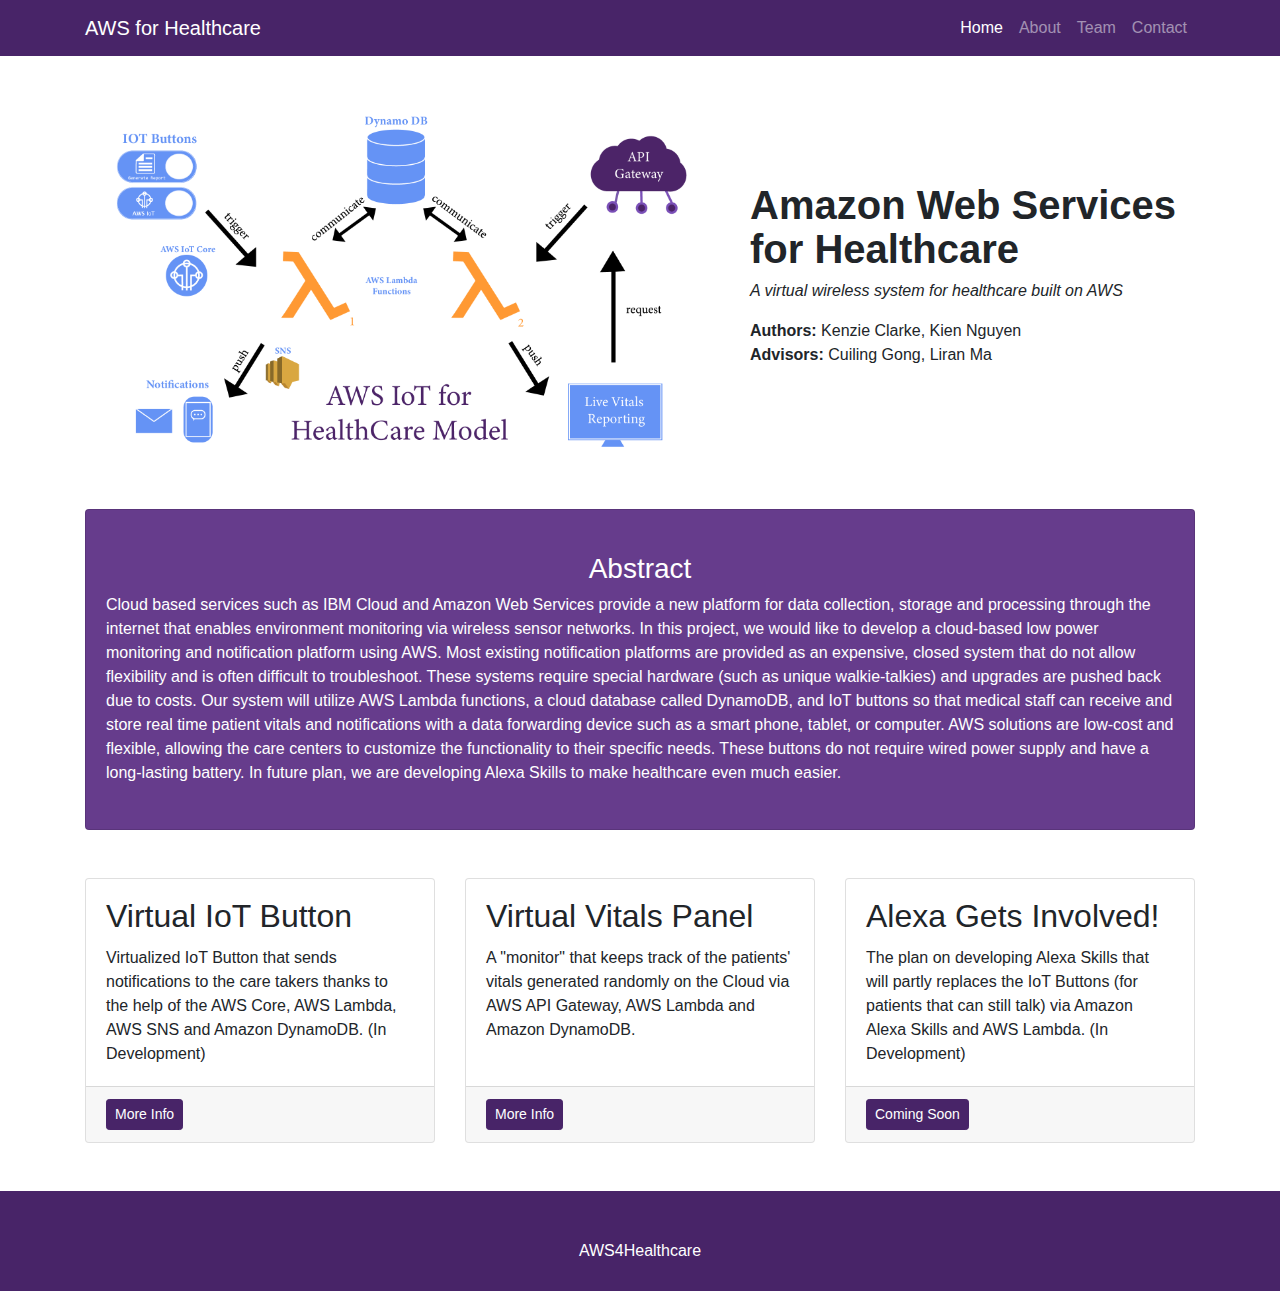
<file: index.html>
<!DOCTYPE html>
<html lang="en">

<head>
    <meta charset="UTF-8">
    <meta name="viewport" content="width=device-width, initial-scale=1.0">
    <meta http-equiv="X-UA-Compatible" content="ie=edge">
    <title>AWS for Healthcare</title>

    <!-- Icon -->
    <link rel="icon" type="image/png" href="images/icons/computer.png" />

    <!-- Bootstrap core CSS -->
    <link href="vendor/bootstrap/css/bootstrap.min.css" rel="stylesheet">

    <!-- Custom styles for this template -->
    <link rel="stylesheet" href="css/index.css">
</head>

<body>
    <!-- Navigation -->
    <nav class="navbar navbar-expand-lg navbar-dark fixed-top">
        <div class="container">
            <a class="navbar-brand" href="index.html">AWS for Healthcare</a>
            <button class="navbar-toggler" type="button" data-toggle="collapse" data-target="#navbarResponsive"
                aria-controls="navbarResponsive" aria-expanded="false" aria-label="Toggle navigation">
                <span class="navbar-toggler-icon"></span>
            </button>
            <div class="collapse navbar-collapse" id="navbarResponsive">
                <ul class="navbar-nav ml-auto"> 
                    <li class="nav-item active">
                        <a class="nav-link" href="#">Home
                            <span class="sr-only">(current)</span>
                        </a>
                    </li>
                    <li class="nav-item">
                        <a class="nav-link" href="views/about.html">About</a>
                    </li>
                    <li class="nav-item">
                        <a class="nav-link" href="views/team.html">Team</a>
                    </li>
                    <li class="nav-item">
                        <a class="nav-link" href="views/contact.html">Contact</a>
                    </li>
                </ul>
            </div>
        </div>
    </nav>

    <!-- Page Content -->
    <div class="container">

        <!-- Heading Row -->
        <div class="row align-items-center my-5">
            <div class="col-lg-7">
                <img class="img-fluid rounded mb-4 mb-lg-0" src="images/diagram.png" alt="">
            </div>
            <!-- /.col-lg-8 -->
            <div class="col-lg-5">
                <h1 class="font-weight-bold">Amazon Web Services for Healthcare</h1>
                <p><em>A virtual wireless system for healthcare built on AWS</em></p>
                <p><strong>Authors:</strong> Kenzie Clarke, Kien Nguyen<br>
                    <strong>Advisors:</strong> Cuiling Gong, Liran Ma</p>
            </div>
            <!-- /.col-md-4 -->
        </div>
        <!-- /.row -->

        <!-- Call to Action Well -->
        <div id="abstract" class="card text-white my-5 py-4">
            <div class="card-body">
                <h3 class="text-center">Abstract</h3>
                <p class="text-white text-left m-0">Cloud based services such as IBM Cloud and Amazon Web Services provide a new platform for data collection, storage and processing through the internet that enables environment monitoring via wireless sensor networks. 
                    In this project, we would like to develop a cloud-based low power monitoring and notification platform using AWS. Most existing notification platforms are provided as an expensive, closed system that do not allow flexibility and is often difficult to troubleshoot. 
                    These systems require special hardware (such as unique walkie-talkies) and upgrades are pushed back due to costs.
                    Our system will utilize AWS Lambda functions, a cloud database called DynamoDB, and IoT buttons so that medical staff can receive and store real time patient vitals and notifications with a data forwarding device such as a smart phone, tablet, or computer. 
                    AWS solutions are low-cost and flexible, allowing the care centers to customize the functionality to their specific needs. 
                    These buttons do not require wired power supply and have a long-lasting battery. In future plan, we are developing Alexa Skills to make healthcare even much easier.</p>
            </div>
        </div>

        <!-- Content Row -->
        <div class="row">
            <div class="col-md-4 mb-5">
                <div class="card h-100">
                    <div class="card-body">
                        <h2 class="card-title">Virtual IoT Button</h2>
                        <p class="card-text">Virtualized IoT Button that sends notifications to the care takers thanks to
                            the help of the AWS Core, AWS Lambda, AWS SNS and Amazon DynamoDB. (In Development)</p>
                    </div>
                    <div class="card-footer">
                        <a href="views/iot-button.html" class="btn btn-primary btn-sm info-btn">More Info</a>
                    </div>
                </div>
            </div>
            <!-- /.col-md-4 -->
            <div class="col-md-4 mb-5">
                <div class="card h-100">
                    <div class="card-body">
                        <h2 class="card-title">Virtual Vitals Panel</h2>
                        <p class="card-text">A "monitor" that keeps track of the patients' vitals generated randomly on the Cloud
                            via AWS API Gateway, AWS Lambda and Amazon DynamoDB.</p>
                    </div>
                    <div class="card-footer">
                        <a href="views/vitals.html" class="btn btn-primary btn-sm info-btn">More Info</a>
                    </div>
                </div>
            </div>
            <!-- /.col-md-4 -->
            <div class="col-md-4 mb-5">
                <div class="card h-100">
                    <div class="card-body">
                        <h2 class="card-title">Alexa Gets Involved!</h2>
                        <p class="card-text">The plan on developing Alexa Skills that will partly replaces the IoT Buttons (for patients
                            that can still talk) via Amazon Alexa Skills and AWS Lambda. (In Development)</p>
                    </div>
                    <div class="card-footer">
                        <a href="" class="btn btn-primary btn-sm info-btn">Coming Soon</a>
                    </div>
                </div>
            </div>
            <!-- /.col-md-4 -->

        </div>
        <!-- /.row -->

    </div>
    <!-- /.container -->

    <!-- Footer -->
    <footer class="py-5">
        <div class="container">
            <p class="m-0 text-center text-white">AWS4Healthcare</p>
        </div>
        <!-- /.container -->
    </footer>

    <!-- Bootstrap core JavaScript -->
    <script src="vendor/jquery/jquery.min.js"></script>
    <script src="vendor/bootstrap/js/bootstrap.bundle.min.js"></script>
</body>

</html>
</file>
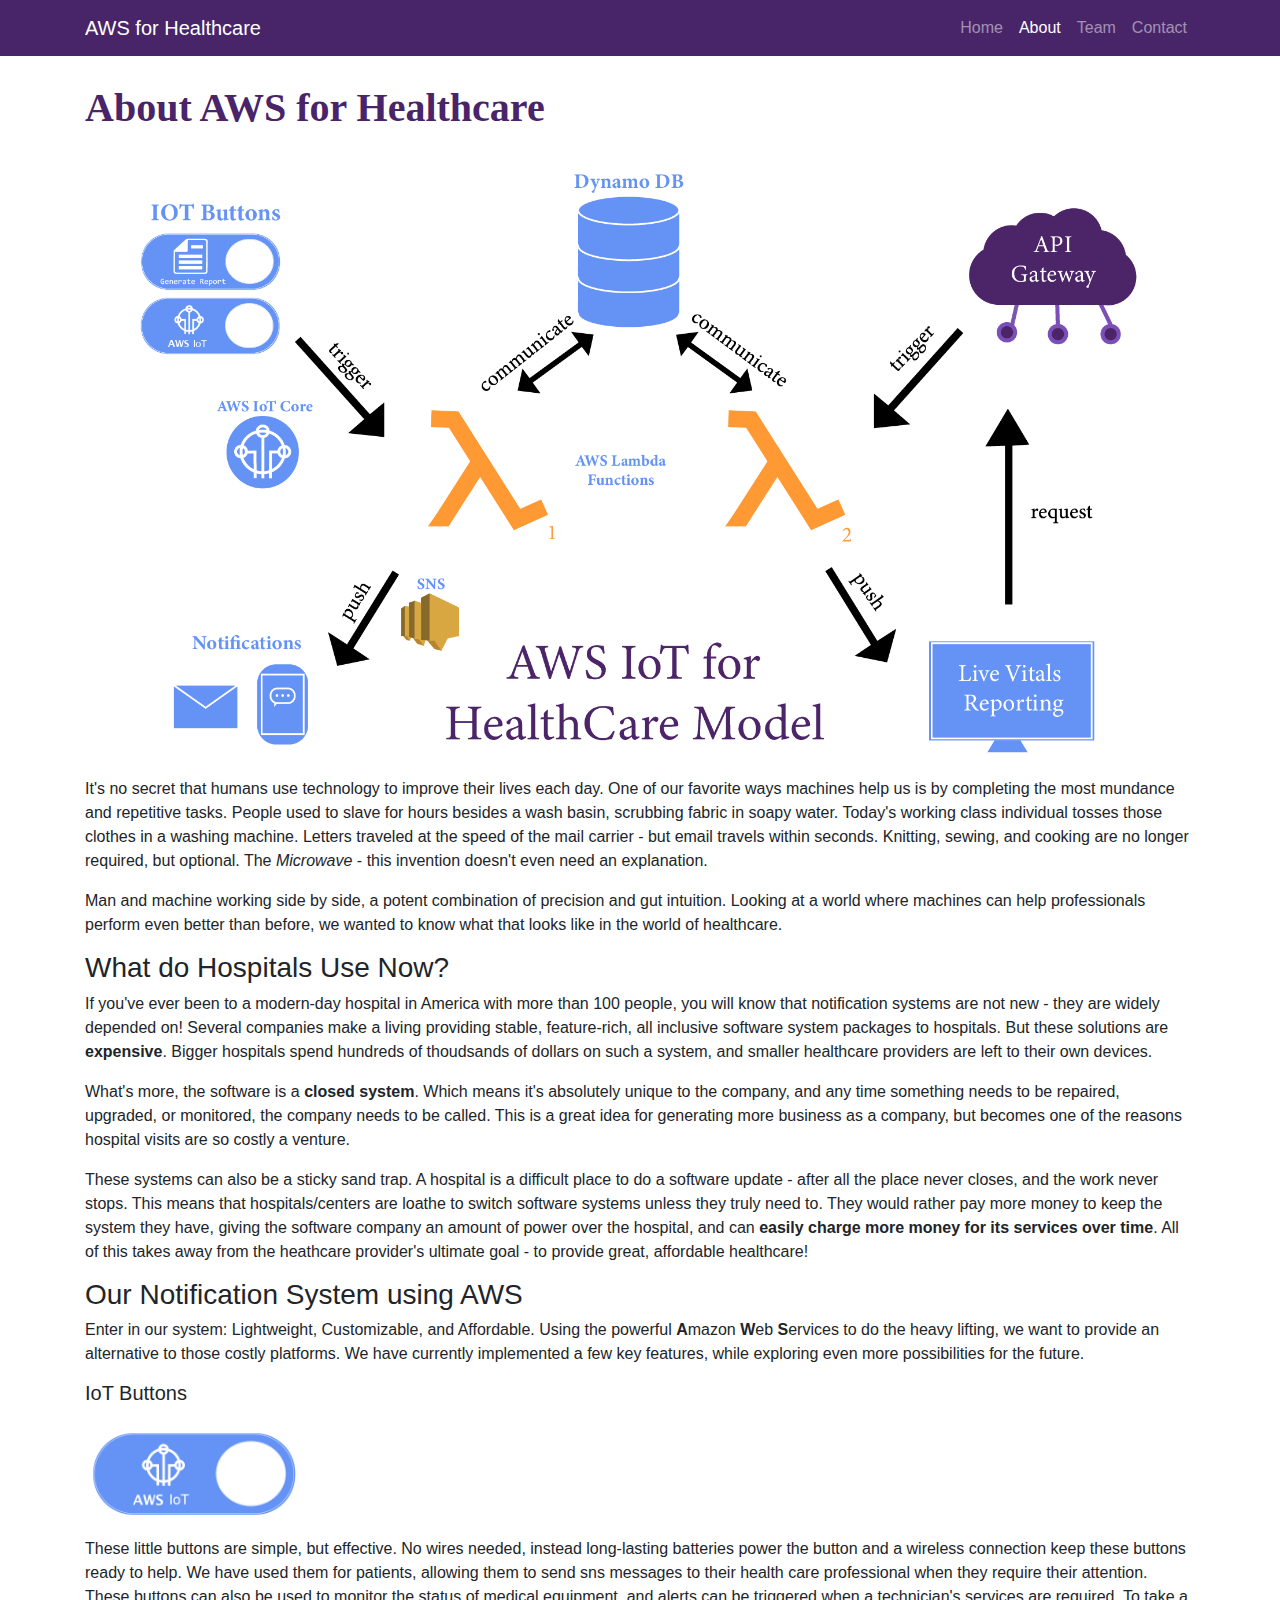
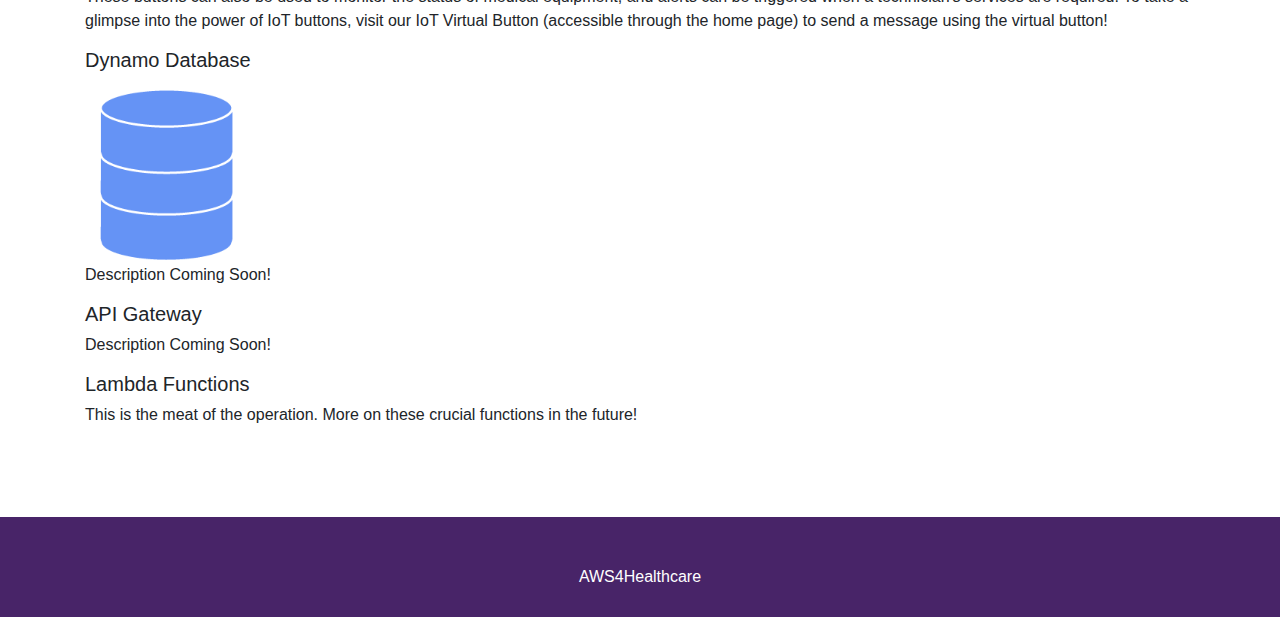
<file: views/about.html>
<!DOCTYPE html>
<html lang="en">

<head>
    <meta charset="UTF-8">
    <meta name="viewport" content="width=device-width, initial-scale=1.0">
    <meta http-equiv="X-UA-Compatible" content="ie=edge">
    <title>About this Project</title>

    <!-- Icon -->
    <link rel="icon" type="image/png" href="../images/icons/computer.png" />

    <!-- Bootstrap core CSS -->
    <link href="../vendor/bootstrap/css/bootstrap.min.css" rel="stylesheet">

    <!-- Custom styles for this template -->
    <link rel="stylesheet" href="../css/about.css">
</head>

<body>
    <!-- Navigation -->
    <nav class="navbar navbar-expand-lg navbar-dark fixed-top">
        <div class="container">
            <a class="navbar-brand" href="../index.html">AWS for Healthcare</a>
            <button class="navbar-toggler" type="button" data-toggle="collapse" data-target="#navbarResponsive"
                aria-controls="navbarResponsive" aria-expanded="false" aria-label="Toggle navigation">
                <span class="navbar-toggler-icon"></span>
            </button>
            <div class="collapse navbar-collapse" id="navbarResponsive">
                <ul class="navbar-nav ml-auto">
                    <li class="nav-item">
                        <a class="nav-link" href="../index.html">Home</a>
                    </li>
                    <li class="nav-item active">
                        <a class="nav-link" href="#">About
                            <span class="sr-only">(current)</span>
                        </a>
                    </li>
                    <li class="nav-item-">
                        <a class="nav-link" href="team.html">Team</a>
                    </li>
                    <li class="nav-item">
                        <a class="nav-link" href="contact.html">Contact</a>
                    </li>
                </ul>
            </div>
        </div>
    </nav>


    <div class="container main">
        <h1>About AWS for Healthcare</h1>
        <div>
            <img src="../images/diagram.png" width=100%>
            <p>It's no secret that humans use technology to improve their lives each day. One
                of our favorite ways machines help us is by completing the most mundance and repetitive
                tasks. People used to slave for hours besides a wash basin, scrubbing fabric in soapy water. Today's
                working class individual tosses those clothes in a washing machine. Letters traveled at the speed of the
                mail carrier - but email travels within seconds. Knitting, sewing, and cooking are no longer required,
                but optional.
                The <i>Microwave</i> - this invention doesn't even need an explanation.
            </p>
            <p> Man and machine working side by side, a potent combination of precision and gut intuition. Looking at a
                world
                where machines can help professionals perform even better than before, we wanted to know what that looks
                like in the world
                of healthcare.
            </p>
            <h3> What do Hospitals Use Now? </h3>
            <p> If you've ever been to a modern-day hospital in America with more than 100 people, you will know that
                notification systems
                are not new - they are widely depended on! Several companies make a living providing stable,
                feature-rich, all inclusive software
                system packages to hospitals. But these solutions are <b>expensive</b>. Bigger hospitals spend hundreds
                of thoudsands of dollars on such
                a system, and smaller healthcare providers are left to their own devices.
            </p>
            <p> What's more, the software is a <b>closed system</b>. Which means it's absolutely unique to the company,
                and any time something needs to be
                repaired, upgraded, or monitored, the company needs to be called. This is a great idea for generating
                more business as a company, but becomes one
                of the reasons hospital visits are so costly a venture.
            </p>
            <p> These systems can also be a sticky sand trap. A hospital is a difficult place to do a software update -
                after all the place never closes,
                and the work never stops. This means that hospitals/centers are loathe to switch software systems unless
                they truly need to. They would rather pay
                more money to keep the system they have, giving the software company an amount of power over the
                hospital, and can <b>easily charge more
                    money for its services over time</b>. All of this takes away from the heathcare provider's ultimate
                goal - to provide great, affordable healthcare!
            </p>
            <h3> Our Notification System using AWS</h3>
            <p>Enter in our system: Lightweight, Customizable, and Affordable. Using the powerful <b>A</b>mazon
                <b>W</b>eb <b>S</b>ervices to do the heavy lifting, we want to provide an alternative to those costly
                platforms. We have currently implemented a few key features, while exploring even more possibilities for
                the future.
            </p>
            <h5>IoT Buttons</h5>
            <img src="../images/aws-iot-btn.png" width=20%>

            <p>These little buttons are simple, but effective. No wires needed, instead long-lasting batteries power
                the button and a wireless connection keep these buttons
                ready to help. We have used them for patients, allowing them to send sns messages to their health
                care professional when they require their attention. These buttons
                can also be used to monitor the status of medical equipment, and alerts can be triggered when a
                technician's services are required.
                To take a glimpse into the power of IoT buttons, visit our IoT Virtual Button (accessible through
                the home page) to send a message using the virtual button!</p>

            <h5>Dynamo Database</h5>
            <img src="../images/about_db.png" width=15%>
            <p>Description Coming Soon!</p>

            <h5>API Gateway</h5>
            <p>Description Coming Soon!</p>

            <h5>Lambda Functions</h5>
            <p>This is the meat of the operation. More on these crucial functions in the future!</p>
        </div>
    </div>
    <!-- Footer -->
    <footer class="py-5">
        <div class="container">
            <p class="m-0 text-center text-white">AWS4Healthcare</p>
        </div>
        <!-- /.container -->
    </footer>
</body>
</file>
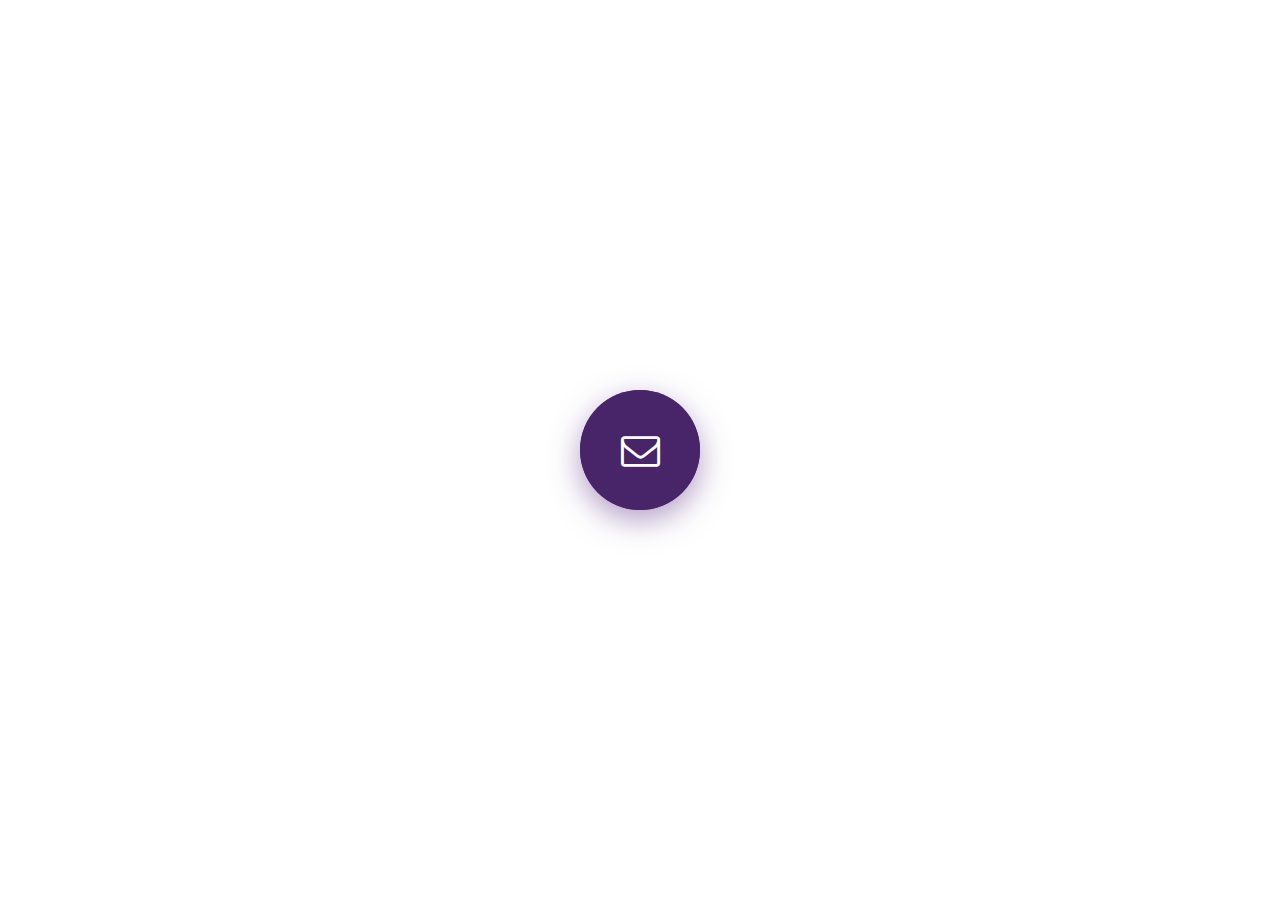
<file: views/contact.html>
<!DOCTYPE html>
<html lang="en">

<head>
    <meta charset="UTF-8">
    <meta name="viewport" content="width=device-width, initial-scale=1.0">
    <meta http-equiv="X-UA-Compatible" content="ie=edge">
    <title>Contact</title>

    <!--===============================================================================================-->
    <link rel="icon" type="image/png" href="../images/icons/computer.png" />
    <!--===============================================================================================-->
    <link rel="stylesheet" type="text/css" href="../vendor/bootstrap/css/bootstrap.min.css">
    <!--===============================================================================================-->
    <link rel="stylesheet" type="text/css" href="../fonts/font-awesome-4.7.0/css/font-awesome.min.css">
    <!--===============================================================================================-->
    <link rel="stylesheet" type="text/css" href="../fonts/Linearicons-Free-v1.0.0/icon-font.min.css">
    <!--===============================================================================================-->
    <link rel="stylesheet" type="text/css" href="../vendor/animate/animate.css">
    <!--===============================================================================================-->
    <link rel="stylesheet" type="text/css" href="../vendor/css-hamburgers/hamburgers.min.css">
    <!--===============================================================================================-->
    <link rel="stylesheet" type="text/css" href="../vendor/animsition/css/animsition.min.css">
    <!--===============================================================================================-->
    <link rel="stylesheet" type="text/css" href="../vendor/select2/select2.min.css">
    <!--===============================================================================================-->
    <link rel="stylesheet" type="text/css" href="../vendor/daterangepicker/daterangepicker.css">
    <!--===============================================================================================-->
    <link rel="stylesheet" type="text/css" href="../css/util.css">
    <link rel="stylesheet" type="text/css" href="../css/contact.css">
    <!--===============================================================================================-->
</head>

<body>
    <div class="container-contact100">
        <button class="contact100-btn-show">
            <i class="fa fa-envelope-o" aria-hidden="true"></i>
        </button>

        <div class="wrap-contact100">
            <button class="contact100-btn-hide">
                <i class="fa fa-close" aria-hidden="true"></i>
            </button>

            <form class="contact100-form validate-form">
                <span class="contact100-form-title">
                    Contact Us
                </span>

                <div class="wrap-input100 rs1-wrap-input100 validate-input" data-validate="Name is required">
                    <span class="label-input100">Your Name</span>
                    <input id="name" class="input100" type="text" name="name" placeholder="Enter your name">
                    <span class="focus-input100"></span>
                </div>

                <div class="wrap-input100 rs1-wrap-input100 validate-input" data-validate="Valid email is required: ex@abc.xyz">
                    <span class="label-input100">Email</span>
                    <input id="email" class="input100" type="text" name="email" placeholder="Enter your email addess">
                    <span class="focus-input100"></span>
                </div>

                <div class="wrap-input100 validate-input" data-validate="Message is required">
                    <span class="label-input100">Message</span>
                    <textarea id="message" class="input100" name="message" placeholder="Your message here..."></textarea>
                    <span class="focus-input100"></span>
                </div>

                <div class="container-contact100-form-btn">
                    <button id="submit" class="contact100-form-btn">
                        <span>
                            Submit
                            <i class="fa fa-long-arrow-right m-l-7" aria-hidden="true"></i>
                        </span>
                    </button>
                    
                </div>
            </form>

            <span id="more" class="contact100-more"></span>
        </div>
        <a href="../index.html"><button id="home" class="contact100-form-btn"><i class="fa fa-home"></i></button></a>
    </div>


    <!--===============================================================================================-->
    <script src="../vendor/jquery/jquery-3.2.1.min.js"></script>
    <!--===============================================================================================-->
    <script src="../vendor/animsition/js/animsition.min.js"></script>
    <!--===============================================================================================-->
    <script src="../vendor/bootstrap/js/popper.js"></script>
    <script src="../vendor/bootstrap/js/bootstrap.min.js"></script>
    <!--===============================================================================================-->
    <script src="../vendor/select2/select2.min.js"></script>
    <!--===============================================================================================-->
    <script src="../vendor/daterangepicker/moment.min.js"></script>
    <script src="../vendor/daterangepicker/daterangepicker.js"></script>
    <!--===============================================================================================-->
    <script src="../vendor/countdowntime/countdowntime.js"></script>
    <!--===============================================================================================-->
    <!-- <script src="https://maps.googleapis.com/maps/api/js?key=AIzaSyAKFWBqlKAGCeS1rMVoaNlwyayu0e0YRes"></script> -->
    <!-- <script src="../js/map-custom.js"></script> -->
    <!--===============================================================================================-->
    <script src="../js/contact.js"></script>
</body>

</html>
</file>
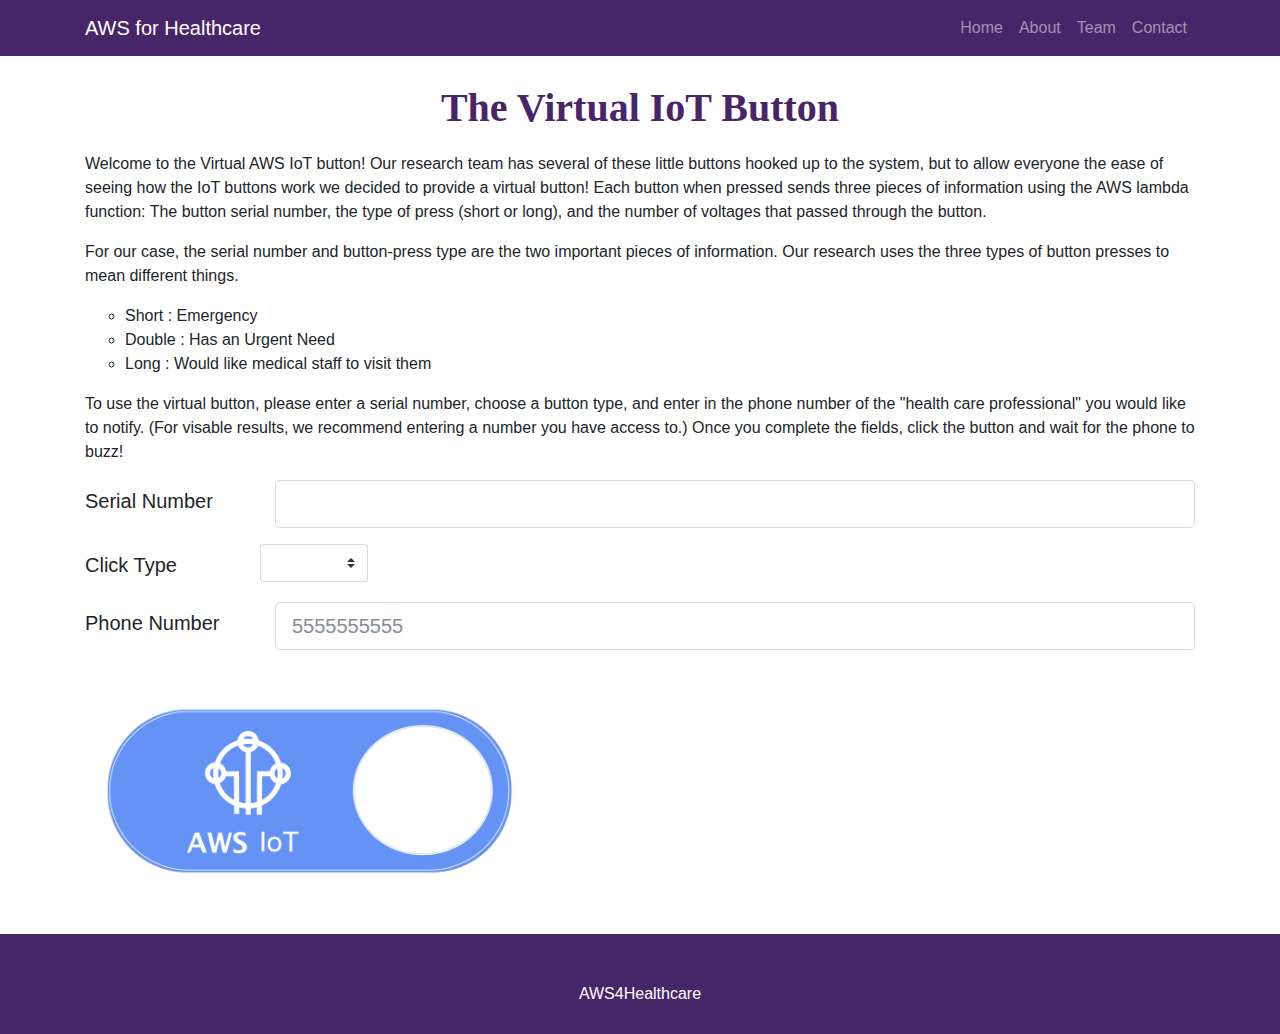
<file: views/iot-button.html>
<!DOCTYPE html>
<html lang="en">

<head>
    <meta charset="UTF-8">
    <meta name="viewport" content="width=device-width, initial-scale=1.0">
    <meta http-equiv="X-UA-Compatible" content="ie=edge">
    <title>Virtual IoT Button</title>

    <!-- Icon -->
    <link rel="icon" type="image/png" href="../images/icons/computer.png" />

    <!-- Bootstrap core CSS -->
    <link href="../vendor/bootstrap/css/bootstrap.min.css" rel="stylesheet">

    <!-- Custom styles for this template -->
    <link rel="stylesheet" href="../css/iot-button.css">

</head>

<body>
    <!-- Navigation -->
    <nav class="navbar navbar-expand-lg navbar-dark fixed-top">
        <div class="container">
            <a class="navbar-brand" href="../index.html">AWS for Healthcare</a>
            <button class="navbar-toggler" type="button" data-toggle="collapse" data-target="#navbarResponsive"
                aria-controls="navbarResponsive" aria-expanded="false" aria-label="Toggle navigation">
                <span class="navbar-toggler-icon"></span>
            </button>
            <div class="collapse navbar-collapse" id="navbarResponsive">
                <ul class="navbar-nav ml-auto">
                    <li class="nav-item">
                        <a class="nav-link" href="../index.html">Home
                        </a>
                    </li>
                    <li class="nav-item">
                        <a class="nav-link" href="about.html">About</a>
                    </li>
                    <li class="nav-item">
                        <a class="nav-link" href="team.html">Team</a>
                    </li>
                    <li class="nav-item">
                        <a class="nav-link" href="contact.html">Contact</a>
                    </li>
                </ul>
            </div>
        </div>
    </nav>


    <div class="container main">
        <h1>
            <center>The Virtual IoT Button</center>
        </h1>
        <div>
            <p>Welcome to the Virtual AWS IoT button! Our research team has several of these little buttons hooked
                up to the system, but to allow everyone the ease of seeing how the IoT buttons work we decided to
                provide a virtual button! Each button when pressed sends three pieces of information using the AWS
                lambda
                function: The button serial number, the type of press (short or long), and the number of voltages that
                passed
                through the button.
            </p>
            <p> For our case, the serial number and button-press type are the two important pieces of information. Our
                research
                uses the three types of button presses to mean different things.
                <ul style="list-style-type:circle">
                    <li>Short : Emergency</li>
                    <li>Double : Has an Urgent Need</li>
                    <li>Long : Would like medical staff to visit them</li>
                </ul>
            </p>
            <p> To use the virtual button, please enter a serial number, choose a button type, and enter in the phone
                number
                of the "health care professional" you would like to notify. (For visable results, we recommend entering
                a number
                you have access to.) Once you complete the fields, click the button and wait for the phone to buzz!
            </p>
        </div>
        <form>
            <div class="form-group row">
                <label for="colFormLabelLg" class="col-sm-2 col-form-label col-form-label-lg">Serial Number</label>
                <div class="col-sm-10">
                    <input type="text" value="G030MD042303PH5R" class="form-control form-control-lg" id="serialNum">
                </div>
            </div>
            <div class="form-group row">
                <label for="colFormLabelLg" class="col-sm-2 col-form-label col-form-label-lg">Click Type</label>
                <select class="custom-select custom-select-lg" id="clickType">
                    <option value="SINGLE" selected>SINGLE</option>
                    <option value="DOUBLE">DOUBLE</option>
                    <option value="LONG">LONG</option>
                </select>
            </div>
            <div class="form-group row">
                <label for="colFormLabelLg" class="col-sm-2 col-form-label col-form-label-lg">Phone Number</label>
                <div class="col-sm-10">
                    <input type="tel" class="form-control form-control-lg" id="phoneNum" placeholder="5555555555"
                        pattern="[0-9]{10}">
                </div>
            </div>
            <div class="form-group row">
                <div class="col-sm-10 col-sm-offset-10">
                    <button type="submit"><img src='../images/aws-iot-btn.png' height="250" alt=""></button>
                </div>
            </div>
        </form>
    </div>

    <!-- Footer -->
    <footer class="py-5">
        <div class="container">
            <p class="m-0 text-center text-white">AWS4Healthcare</p>
        </div>
        <!-- /.container -->
    </footer>

    <script src="../vendor/jquery/jquery.min.js"></script>
    <script src="../js/iot-button.js"></script>
</body>

</html>
</file>
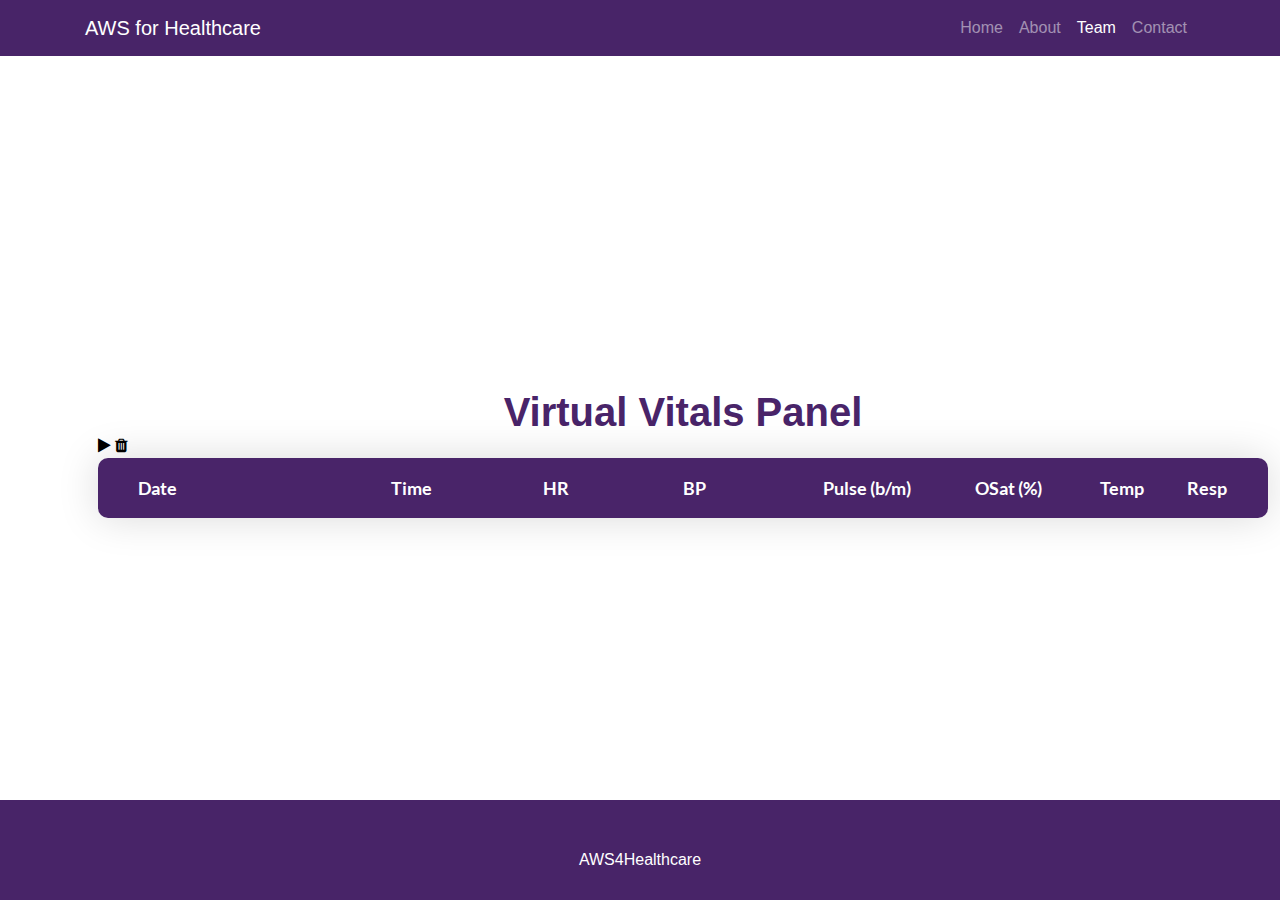
<file: views/vitals.html>
<!DOCTYPE html>
<html lang="en">

<head>
    <meta charset="UTF-8">
    <meta name="viewport" content="width=device-width, initial-scale=1.0">
    <meta http-equiv="X-UA-Compatible" content="ie=edge">
    <!--===============================================================================================-->
    <link rel="icon" type="image/png" href="../images/icons/computer.png" />
    <!--===============================================================================================-->
    <link rel="stylesheet" type="text/css" href="../vendor/bootstrap/css/bootstrap.min.css">
    <!--===============================================================================================-->
    <link rel="stylesheet" type="text/css" href="../fonts/font-awesome-4.7.0/css/font-awesome.min.css">
    <!--===============================================================================================-->
    <link rel="stylesheet" type="text/css" href="../vendor/animate/animate.css">
    <!--===============================================================================================-->
    <link rel="stylesheet" type="text/css" href="../vendor/select2/select2.min.css">
    <!--===============================================================================================-->
    <link rel="stylesheet" type="text/css" href="../vendor/perfect-scrollbar/perfect-scrollbar.css">
    <!--===============================================================================================-->
    <link rel="stylesheet" type="text/css" href="../css/util.css">
    <link rel="stylesheet" type="text/css" href="../css/vitals.css">
    <!--===============================================================================================-->
    <title>Virtual Vitals Panel</title>
</head>

<body>
    <!-- Navigation -->
    <nav class="navbar navbar-expand-lg navbar-dark fixed-top" style="opacity: 1;">
        <div class="container">
            <a class="navbar-brand" href="../index.html">AWS for Healthcare</a>
            <button class="navbar-toggler" type="button" data-toggle="collapse" data-target="#navbarResponsive"
                aria-controls="navbarResponsive" aria-expanded="false" aria-label="Toggle navigation">
                <span class="navbar-toggler-icon"></span>
            </button>
            <div class="collapse navbar-collapse" id="navbarResponsive">
                <ul class="navbar-nav ml-auto">
                    <li class="nav-item">
                        <a class="nav-link" href="../index.html">Home
                        </a>
                    </li>
                    <li class="nav-item">
                        <a class="nav-link" href="about.html">About</a>
                    </li>
                    <li class="nav-item">
                        <a class="nav-link active" href="team.html">Team</a>
                    </li>
                    <li class="nav-item">
                        <a class="nav-link" href="contact.html">Contact</a>
                    </li>
                </ul>
            </div>
        </div>
    </nav>

    <div id="main">
        <!-- <ul></ul> -->
        <div class="limiter">

            <div class="container-table100">
                <div class="wrap-table100">
                    <div style="padding-top: 10%;">
                        <h1>
                            <center> Virtual Vitals Panel </center>
                        </h1>
                    </div>
                    <div id="btn-group">
                        <button id="start"><i class="fa fa-play" aria-hidden="true"></i></button>
                        <button id="stop"><i class="fa fa-pause" aria-hidden="true"></i></button>
                        <button id="clear"><i class="fa fa-trash" aria-hidden="true"></i></button>
                    </div>
                    <div class="table100 ver1 m-b-110">
                        <div class="table100-head">
                            <table>
                                <thead>
                                    <tr class="row100 head">
                                        <th class="cell100 column1">Date</th>
                                        <th class="cell100 column2">Time</th>
                                        <th class="cell100 column3">HR</th>
                                        <th class="cell100 column4">BP </th>
                                        <th class="cell100 column5">Pulse (b/m)</th>
                                        <th class="cell100 column6">OSat (%)</th>
                                        <th class="cell100 column7">Temp</th>
                                        <th class="cell100 column8">Resp</th>
                                    </tr>
                                </thead>
                            </table>
                        </div>

                        <div class="table100-body js-pscroll">
                            <table id="infoTable">
                                <tbody>
                                    <!-- <tr class="row100 body">
                                        <td class="cell100 column1">Like a butterfly</td>
                                        <td class="cell100 column2">Boxing</td>
                                        <td class="cell100 column3">9:00 AM - 11:00 AM</td>
                                        <td class="cell100 column4">Aaron Chapman</td>
                                        <td class="cell100 column5">10</td>
                                    </tr> -->
                                </tbody>
                            </table>
                        </div>
                    </div>
                </div>
            </div>
        </div>
    </div>

    <!-- Footer -->
    <footer class="py-5">
        <div class="container">
            <p class="m-0 text-center text-white">AWS4Healthcare</p>
        </div>
        <!-- /.container -->
    </footer>
    <script src="../vendor/jquery/jquery.min.js"></script>
    <script src="../js/vitals.js"></script>
</body>

</html>
</file>
<file: css/index.css>
body {
    padding-top: 56px;
}

nav {
    background-color: rgb(72, 36, 104);
}

.info-btn {
    background-color: rgb(72, 36, 104);
    border-color: rgb(72, 36, 104);
}

#abstract {
    background-color: rgb(102, 60, 140);
}

footer {
    background-color: rgb(72, 36, 104);
    left: 0;
    bottom: 0;
    height: 100px;
    width: 100%;
    overflow: hidden;
}
</file>
<file: css/about.css>
.main {
    margin-top: 5%;
    margin-bottom: 7%;
}
nav {
    background-color: rgb(72, 36, 104);
}
h1 {
    margin: 0px;
    padding-bottom: 2%;
    padding-top: 2%;
    color: rgb(73, 36, 105);
    font-weight: bold;
    font-family: Lato-Regular;
    src: url('../fonts/Lato/Lato-Regular.ttf');
}
button {
    src: url('../images/aws-iot-btn.png');
    background-color: white;
    border-color: white;
    box-shadow: white;
    -moz-window-shadow: white;
    border: white;
}
col-sm-10 {
    padding-left: 10%;
}

footer {
    background-color: rgb(72, 36, 104);
    left: 0;
    bottom: 0;
    height: 100px;
    width: 100%;
    overflow: hidden;
}
</file>
<file: vendor/daterangepicker/daterangepicker.css>
.daterangepicker {
  position: absolute;
  color: inherit;
  background-color: #fff;
  border-radius: 4px;
  width: 278px;
  padding: 4px;
  margin-top: 1px;
  top: 100px;
  left: 20px;
  /* Calendars */ }
  .daterangepicker:before, .daterangepicker:after {
    position: absolute;
    display: inline-block;
    border-bottom-color: rgba(0, 0, 0, 0.2);
    content: ''; }
  .daterangepicker:before {
    top: -7px;
    border-right: 7px solid transparent;
    border-left: 7px solid transparent;
    border-bottom: 7px solid #ccc; }
  .daterangepicker:after {
    top: -6px;
    border-right: 6px solid transparent;
    border-bottom: 6px solid #fff;
    border-left: 6px solid transparent; }
  .daterangepicker.opensleft:before {
    right: 9px; }
  .daterangepicker.opensleft:after {
    right: 10px; }
  .daterangepicker.openscenter:before {
    left: 0;
    right: 0;
    width: 0;
    margin-left: auto;
    margin-right: auto; }
  .daterangepicker.openscenter:after {
    left: 0;
    right: 0;
    width: 0;
    margin-left: auto;
    margin-right: auto; }
  .daterangepicker.opensright:before {
    left: 9px; }
  .daterangepicker.opensright:after {
    left: 10px; }
  .daterangepicker.dropup {
    margin-top: -5px; }
    .daterangepicker.dropup:before {
      top: initial;
      bottom: -7px;
      border-bottom: initial;
      border-top: 7px solid #ccc; }
    .daterangepicker.dropup:after {
      top: initial;
      bottom: -6px;
      border-bottom: initial;
      border-top: 6px solid #fff; }
  .daterangepicker.dropdown-menu {
    max-width: none;
    z-index: 3001; }
  .daterangepicker.single .ranges, .daterangepicker.single .calendar {
    float: none; }
  .daterangepicker.show-calendar .calendar {
    display: block; }
  .daterangepicker .calendar {
    display: none;
    max-width: 270px;
    margin: 4px; }
    .daterangepicker .calendar.single .calendar-table {
      border: none; }
    .daterangepicker .calendar th, .daterangepicker .calendar td {
      white-space: nowrap;
      text-align: center;
      min-width: 32px; }
  .daterangepicker .calendar-table {
    border: 1px solid #fff;
    padding: 4px;
    border-radius: 4px;
    background-color: #fff; }
  .daterangepicker table {
    width: 100%;
    margin: 0; }
  .daterangepicker td, .daterangepicker th {
    text-align: center;
    width: 20px;
    height: 20px;
    border-radius: 4px;
    border: 1px solid transparent;
    white-space: nowrap;
    cursor: pointer; }
    .daterangepicker td.available:hover, .daterangepicker th.available:hover {
      background-color: #eee;
      border-color: transparent;
      color: inherit; }
    .daterangepicker td.week, .daterangepicker th.week {
      font-size: 80%;
      color: #ccc; }
  .daterangepicker td.off, .daterangepicker td.off.in-range, .daterangepicker td.off.start-date, .daterangepicker td.off.end-date {
    background-color: #fff;
    border-color: transparent;
    color: #999; }
  .daterangepicker td.in-range {
    background-color: #ebf4f8;
    border-color: transparent;
    color: #000;
    border-radius: 0; }
  .daterangepicker td.start-date {
    border-radius: 4px 0 0 4px; }
  .daterangepicker td.end-date {
    border-radius: 0 4px 4px 0; }
  .daterangepicker td.start-date.end-date {
    border-radius: 4px; }
  .daterangepicker td.active, .daterangepicker td.active:hover {
    background-color: #357ebd;
    border-color: transparent;
    color: #fff; }
  .daterangepicker th.month {
    width: auto; }
  .daterangepicker td.disabled, .daterangepicker option.disabled {
    color: #999;
    cursor: not-allowed;
    text-decoration: line-through; }
  .daterangepicker select.monthselect, .daterangepicker select.yearselect {
    font-size: 12px;
    padding: 1px;
    height: auto;
    margin: 0;
    cursor: default; }
  .daterangepicker select.monthselect {
    margin-right: 2%;
    width: 56%; }
  .daterangepicker select.yearselect {
    width: 40%; }
  .daterangepicker select.hourselect, .daterangepicker select.minuteselect, .daterangepicker select.secondselect, .daterangepicker select.ampmselect {
    width: 50px;
    margin-bottom: 0; }
  .daterangepicker .input-mini {
    border: 1px solid #ccc;
    border-radius: 4px;
    color: #555;
    height: 30px;
    line-height: 30px;
    display: block;
    vertical-align: middle;
    margin: 0 0 5px 0;
    padding: 0 6px 0 28px;
    width: 100%; }
    .daterangepicker .input-mini.active {
      border: 1px solid #08c;
      border-radius: 4px; }
  .daterangepicker .daterangepicker_input {
    position: relative; }
    .daterangepicker .daterangepicker_input i {
      position: absolute;
      left: 8px;
      top: 8px; }
  .daterangepicker.rtl .input-mini {
    padding-right: 28px;
    padding-left: 6px; }
  .daterangepicker.rtl .daterangepicker_input i {
    left: auto;
    right: 8px; }
  .daterangepicker .calendar-time {
    text-align: center;
    margin: 5px auto;
    line-height: 30px;
    position: relative;
    padding-left: 28px; }
    .daterangepicker .calendar-time select.disabled {
      color: #ccc;
      cursor: not-allowed; }

.ranges {
  font-size: 11px;
  float: none;
  margin: 4px;
  text-align: left; }
  .ranges ul {
    list-style: none;
    margin: 0 auto;
    padding: 0;
    width: 100%; }
  .ranges li {
    font-size: 13px;
    background-color: #f5f5f5;
    border: 1px solid #f5f5f5;
    border-radius: 4px;
    color: #08c;
    padding: 3px 12px;
    margin-bottom: 8px;
    cursor: pointer; }
    .ranges li:hover {
      background-color: #08c;
      border: 1px solid #08c;
      color: #fff; }
    .ranges li.active {
      background-color: #08c;
      border: 1px solid #08c;
      color: #fff; }

/*  Larger Screen Styling */
@media (min-width: 564px) {
  .daterangepicker {
    width: auto; }
    .daterangepicker .ranges ul {
      width: 160px; }
    .daterangepicker.single .ranges ul {
      width: 100%; }
    .daterangepicker.single .calendar.left {
      clear: none; }
    .daterangepicker.single.ltr .ranges, .daterangepicker.single.ltr .calendar {
      float: left; }
    .daterangepicker.single.rtl .ranges, .daterangepicker.single.rtl .calendar {
      float: right; }
    .daterangepicker.ltr {
      direction: ltr;
      text-align: left; }
      .daterangepicker.ltr .calendar.left {
        clear: left;
        margin-right: 0; }
        .daterangepicker.ltr .calendar.left .calendar-table {
          border-right: none;
          border-top-right-radius: 0;
          border-bottom-right-radius: 0; }
      .daterangepicker.ltr .calendar.right {
        margin-left: 0; }
        .daterangepicker.ltr .calendar.right .calendar-table {
          border-left: none;
          border-top-left-radius: 0;
          border-bottom-left-radius: 0; }
      .daterangepicker.ltr .left .daterangepicker_input {
        padding-right: 12px; }
      .daterangepicker.ltr .calendar.left .calendar-table {
        padding-right: 12px; }
      .daterangepicker.ltr .ranges, .daterangepicker.ltr .calendar {
        float: left; }
    .daterangepicker.rtl {
      direction: rtl;
      text-align: right; }
      .daterangepicker.rtl .calendar.left {
        clear: right;
        margin-left: 0; }
        .daterangepicker.rtl .calendar.left .calendar-table {
          border-left: none;
          border-top-left-radius: 0;
          border-bottom-left-radius: 0; }
      .daterangepicker.rtl .calendar.right {
        margin-right: 0; }
        .daterangepicker.rtl .calendar.right .calendar-table {
          border-right: none;
          border-top-right-radius: 0;
          border-bottom-right-radius: 0; }
      .daterangepicker.rtl .left .daterangepicker_input {
        padding-left: 12px; }
      .daterangepicker.rtl .calendar.left .calendar-table {
        padding-left: 12px; }
      .daterangepicker.rtl .ranges, .daterangepicker.rtl .calendar {
        text-align: right;
        float: right; } }
@media (min-width: 730px) {
  .daterangepicker .ranges {
    width: auto; }
  .daterangepicker.ltr .ranges {
    float: left; }
  .daterangepicker.rtl .ranges {
    float: right; }
  .daterangepicker .calendar.left {
    clear: none !important; } }
</file>
<file: css/util.css>
/*[ FONT SIZE ]
///////////////////////////////////////////////////////////
*/
.fs-1 {font-size: 1px;}
.fs-2 {font-size: 2px;}
.fs-3 {font-size: 3px;}
.fs-4 {font-size: 4px;}
.fs-5 {font-size: 5px;}
.fs-6 {font-size: 6px;}
.fs-7 {font-size: 7px;}
.fs-8 {font-size: 8px;}
.fs-9 {font-size: 9px;}
.fs-10 {font-size: 10px;}
.fs-11 {font-size: 11px;}
.fs-12 {font-size: 12px;}
.fs-13 {font-size: 13px;}
.fs-14 {font-size: 14px;}
.fs-15 {font-size: 15px;}
.fs-16 {font-size: 16px;}
.fs-17 {font-size: 17px;}
.fs-18 {font-size: 18px;}
.fs-19 {font-size: 19px;}
.fs-20 {font-size: 20px;}
.fs-21 {font-size: 21px;}
.fs-22 {font-size: 22px;}
.fs-23 {font-size: 23px;}
.fs-24 {font-size: 24px;}
.fs-25 {font-size: 25px;}
.fs-26 {font-size: 26px;}
.fs-27 {font-size: 27px;}
.fs-28 {font-size: 28px;}
.fs-29 {font-size: 29px;}
.fs-30 {font-size: 30px;}
.fs-31 {font-size: 31px;}
.fs-32 {font-size: 32px;}
.fs-33 {font-size: 33px;}
.fs-34 {font-size: 34px;}
.fs-35 {font-size: 35px;}
.fs-36 {font-size: 36px;}
.fs-37 {font-size: 37px;}
.fs-38 {font-size: 38px;}
.fs-39 {font-size: 39px;}
.fs-40 {font-size: 40px;}
.fs-41 {font-size: 41px;}
.fs-42 {font-size: 42px;}
.fs-43 {font-size: 43px;}
.fs-44 {font-size: 44px;}
.fs-45 {font-size: 45px;}
.fs-46 {font-size: 46px;}
.fs-47 {font-size: 47px;}
.fs-48 {font-size: 48px;}
.fs-49 {font-size: 49px;}
.fs-50 {font-size: 50px;}
.fs-51 {font-size: 51px;}
.fs-52 {font-size: 52px;}
.fs-53 {font-size: 53px;}
.fs-54 {font-size: 54px;}
.fs-55 {font-size: 55px;}
.fs-56 {font-size: 56px;}
.fs-57 {font-size: 57px;}
.fs-58 {font-size: 58px;}
.fs-59 {font-size: 59px;}
.fs-60 {font-size: 60px;}
.fs-61 {font-size: 61px;}
.fs-62 {font-size: 62px;}
.fs-63 {font-size: 63px;}
.fs-64 {font-size: 64px;}
.fs-65 {font-size: 65px;}
.fs-66 {font-size: 66px;}
.fs-67 {font-size: 67px;}
.fs-68 {font-size: 68px;}
.fs-69 {font-size: 69px;}
.fs-70 {font-size: 70px;}
.fs-71 {font-size: 71px;}
.fs-72 {font-size: 72px;}
.fs-73 {font-size: 73px;}
.fs-74 {font-size: 74px;}
.fs-75 {font-size: 75px;}
.fs-76 {font-size: 76px;}
.fs-77 {font-size: 77px;}
.fs-78 {font-size: 78px;}
.fs-79 {font-size: 79px;}
.fs-80 {font-size: 80px;}
.fs-81 {font-size: 81px;}
.fs-82 {font-size: 82px;}
.fs-83 {font-size: 83px;}
.fs-84 {font-size: 84px;}
.fs-85 {font-size: 85px;}
.fs-86 {font-size: 86px;}
.fs-87 {font-size: 87px;}
.fs-88 {font-size: 88px;}
.fs-89 {font-size: 89px;}
.fs-90 {font-size: 90px;}
.fs-91 {font-size: 91px;}
.fs-92 {font-size: 92px;}
.fs-93 {font-size: 93px;}
.fs-94 {font-size: 94px;}
.fs-95 {font-size: 95px;}
.fs-96 {font-size: 96px;}
.fs-97 {font-size: 97px;}
.fs-98 {font-size: 98px;}
.fs-99 {font-size: 99px;}
.fs-100 {font-size: 100px;}
.fs-101 {font-size: 101px;}
.fs-102 {font-size: 102px;}
.fs-103 {font-size: 103px;}
.fs-104 {font-size: 104px;}
.fs-105 {font-size: 105px;}
.fs-106 {font-size: 106px;}
.fs-107 {font-size: 107px;}
.fs-108 {font-size: 108px;}
.fs-109 {font-size: 109px;}
.fs-110 {font-size: 110px;}
.fs-111 {font-size: 111px;}
.fs-112 {font-size: 112px;}
.fs-113 {font-size: 113px;}
.fs-114 {font-size: 114px;}
.fs-115 {font-size: 115px;}
.fs-116 {font-size: 116px;}
.fs-117 {font-size: 117px;}
.fs-118 {font-size: 118px;}
.fs-119 {font-size: 119px;}
.fs-120 {font-size: 120px;}
.fs-121 {font-size: 121px;}
.fs-122 {font-size: 122px;}
.fs-123 {font-size: 123px;}
.fs-124 {font-size: 124px;}
.fs-125 {font-size: 125px;}
.fs-126 {font-size: 126px;}
.fs-127 {font-size: 127px;}
.fs-128 {font-size: 128px;}
.fs-129 {font-size: 129px;}
.fs-130 {font-size: 130px;}
.fs-131 {font-size: 131px;}
.fs-132 {font-size: 132px;}
.fs-133 {font-size: 133px;}
.fs-134 {font-size: 134px;}
.fs-135 {font-size: 135px;}
.fs-136 {font-size: 136px;}
.fs-137 {font-size: 137px;}
.fs-138 {font-size: 138px;}
.fs-139 {font-size: 139px;}
.fs-140 {font-size: 140px;}
.fs-141 {font-size: 141px;}
.fs-142 {font-size: 142px;}
.fs-143 {font-size: 143px;}
.fs-144 {font-size: 144px;}
.fs-145 {font-size: 145px;}
.fs-146 {font-size: 146px;}
.fs-147 {font-size: 147px;}
.fs-148 {font-size: 148px;}
.fs-149 {font-size: 149px;}
.fs-150 {font-size: 150px;}
.fs-151 {font-size: 151px;}
.fs-152 {font-size: 152px;}
.fs-153 {font-size: 153px;}
.fs-154 {font-size: 154px;}
.fs-155 {font-size: 155px;}
.fs-156 {font-size: 156px;}
.fs-157 {font-size: 157px;}
.fs-158 {font-size: 158px;}
.fs-159 {font-size: 159px;}
.fs-160 {font-size: 160px;}
.fs-161 {font-size: 161px;}
.fs-162 {font-size: 162px;}
.fs-163 {font-size: 163px;}
.fs-164 {font-size: 164px;}
.fs-165 {font-size: 165px;}
.fs-166 {font-size: 166px;}
.fs-167 {font-size: 167px;}
.fs-168 {font-size: 168px;}
.fs-169 {font-size: 169px;}
.fs-170 {font-size: 170px;}
.fs-171 {font-size: 171px;}
.fs-172 {font-size: 172px;}
.fs-173 {font-size: 173px;}
.fs-174 {font-size: 174px;}
.fs-175 {font-size: 175px;}
.fs-176 {font-size: 176px;}
.fs-177 {font-size: 177px;}
.fs-178 {font-size: 178px;}
.fs-179 {font-size: 179px;}
.fs-180 {font-size: 180px;}
.fs-181 {font-size: 181px;}
.fs-182 {font-size: 182px;}
.fs-183 {font-size: 183px;}
.fs-184 {font-size: 184px;}
.fs-185 {font-size: 185px;}
.fs-186 {font-size: 186px;}
.fs-187 {font-size: 187px;}
.fs-188 {font-size: 188px;}
.fs-189 {font-size: 189px;}
.fs-190 {font-size: 190px;}
.fs-191 {font-size: 191px;}
.fs-192 {font-size: 192px;}
.fs-193 {font-size: 193px;}
.fs-194 {font-size: 194px;}
.fs-195 {font-size: 195px;}
.fs-196 {font-size: 196px;}
.fs-197 {font-size: 197px;}
.fs-198 {font-size: 198px;}
.fs-199 {font-size: 199px;}
.fs-200 {font-size: 200px;}

/*[ PADDING ]
///////////////////////////////////////////////////////////
*/
.p-t-0 {padding-top: 0px;}
.p-t-1 {padding-top: 1px;}
.p-t-2 {padding-top: 2px;}
.p-t-3 {padding-top: 3px;}
.p-t-4 {padding-top: 4px;}
.p-t-5 {padding-top: 5px;}
.p-t-6 {padding-top: 6px;}
.p-t-7 {padding-top: 7px;}
.p-t-8 {padding-top: 8px;}
.p-t-9 {padding-top: 9px;}
.p-t-10 {padding-top: 10px;}
.p-t-11 {padding-top: 11px;}
.p-t-12 {padding-top: 12px;}
.p-t-13 {padding-top: 13px;}
.p-t-14 {padding-top: 14px;}
.p-t-15 {padding-top: 15px;}
.p-t-16 {padding-top: 16px;}
.p-t-17 {padding-top: 17px;}
.p-t-18 {padding-top: 18px;}
.p-t-19 {padding-top: 19px;}
.p-t-20 {padding-top: 20px;}
.p-t-21 {padding-top: 21px;}
.p-t-22 {padding-top: 22px;}
.p-t-23 {padding-top: 23px;}
.p-t-24 {padding-top: 24px;}
.p-t-25 {padding-top: 25px;}
.p-t-26 {padding-top: 26px;}
.p-t-27 {padding-top: 27px;}
.p-t-28 {padding-top: 28px;}
.p-t-29 {padding-top: 29px;}
.p-t-30 {padding-top: 30px;}
.p-t-31 {padding-top: 31px;}
.p-t-32 {padding-top: 32px;}
.p-t-33 {padding-top: 33px;}
.p-t-34 {padding-top: 34px;}
.p-t-35 {padding-top: 35px;}
.p-t-36 {padding-top: 36px;}
.p-t-37 {padding-top: 37px;}
.p-t-38 {padding-top: 38px;}
.p-t-39 {padding-top: 39px;}
.p-t-40 {padding-top: 40px;}
.p-t-41 {padding-top: 41px;}
.p-t-42 {padding-top: 42px;}
.p-t-43 {padding-top: 43px;}
.p-t-44 {padding-top: 44px;}
.p-t-45 {padding-top: 45px;}
.p-t-46 {padding-top: 46px;}
.p-t-47 {padding-top: 47px;}
.p-t-48 {padding-top: 48px;}
.p-t-49 {padding-top: 49px;}
.p-t-50 {padding-top: 50px;}
.p-t-51 {padding-top: 51px;}
.p-t-52 {padding-top: 52px;}
.p-t-53 {padding-top: 53px;}
.p-t-54 {padding-top: 54px;}
.p-t-55 {padding-top: 55px;}
.p-t-56 {padding-top: 56px;}
.p-t-57 {padding-top: 57px;}
.p-t-58 {padding-top: 58px;}
.p-t-59 {padding-top: 59px;}
.p-t-60 {padding-top: 60px;}
.p-t-61 {padding-top: 61px;}
.p-t-62 {padding-top: 62px;}
.p-t-63 {padding-top: 63px;}
.p-t-64 {padding-top: 64px;}
.p-t-65 {padding-top: 65px;}
.p-t-66 {padding-top: 66px;}
.p-t-67 {padding-top: 67px;}
.p-t-68 {padding-top: 68px;}
.p-t-69 {padding-top: 69px;}
.p-t-70 {padding-top: 70px;}
.p-t-71 {padding-top: 71px;}
.p-t-72 {padding-top: 72px;}
.p-t-73 {padding-top: 73px;}
.p-t-74 {padding-top: 74px;}
.p-t-75 {padding-top: 75px;}
.p-t-76 {padding-top: 76px;}
.p-t-77 {padding-top: 77px;}
.p-t-78 {padding-top: 78px;}
.p-t-79 {padding-top: 79px;}
.p-t-80 {padding-top: 80px;}
.p-t-81 {padding-top: 81px;}
.p-t-82 {padding-top: 82px;}
.p-t-83 {padding-top: 83px;}
.p-t-84 {padding-top: 84px;}
.p-t-85 {padding-top: 85px;}
.p-t-86 {padding-top: 86px;}
.p-t-87 {padding-top: 87px;}
.p-t-88 {padding-top: 88px;}
.p-t-89 {padding-top: 89px;}
.p-t-90 {padding-top: 90px;}
.p-t-91 {padding-top: 91px;}
.p-t-92 {padding-top: 92px;}
.p-t-93 {padding-top: 93px;}
.p-t-94 {padding-top: 94px;}
.p-t-95 {padding-top: 95px;}
.p-t-96 {padding-top: 96px;}
.p-t-97 {padding-top: 97px;}
.p-t-98 {padding-top: 98px;}
.p-t-99 {padding-top: 99px;}
.p-t-100 {padding-top: 100px;}
.p-t-101 {padding-top: 101px;}
.p-t-102 {padding-top: 102px;}
.p-t-103 {padding-top: 103px;}
.p-t-104 {padding-top: 104px;}
.p-t-105 {padding-top: 105px;}
.p-t-106 {padding-top: 106px;}
.p-t-107 {padding-top: 107px;}
.p-t-108 {padding-top: 108px;}
.p-t-109 {padding-top: 109px;}
.p-t-110 {padding-top: 110px;}
.p-t-111 {padding-top: 111px;}
.p-t-112 {padding-top: 112px;}
.p-t-113 {padding-top: 113px;}
.p-t-114 {padding-top: 114px;}
.p-t-115 {padding-top: 115px;}
.p-t-116 {padding-top: 116px;}
.p-t-117 {padding-top: 117px;}
.p-t-118 {padding-top: 118px;}
.p-t-119 {padding-top: 119px;}
.p-t-120 {padding-top: 120px;}
.p-t-121 {padding-top: 121px;}
.p-t-122 {padding-top: 122px;}
.p-t-123 {padding-top: 123px;}
.p-t-124 {padding-top: 124px;}
.p-t-125 {padding-top: 125px;}
.p-t-126 {padding-top: 126px;}
.p-t-127 {padding-top: 127px;}
.p-t-128 {padding-top: 128px;}
.p-t-129 {padding-top: 129px;}
.p-t-130 {padding-top: 130px;}
.p-t-131 {padding-top: 131px;}
.p-t-132 {padding-top: 132px;}
.p-t-133 {padding-top: 133px;}
.p-t-134 {padding-top: 134px;}
.p-t-135 {padding-top: 135px;}
.p-t-136 {padding-top: 136px;}
.p-t-137 {padding-top: 137px;}
.p-t-138 {padding-top: 138px;}
.p-t-139 {padding-top: 139px;}
.p-t-140 {padding-top: 140px;}
.p-t-141 {padding-top: 141px;}
.p-t-142 {padding-top: 142px;}
.p-t-143 {padding-top: 143px;}
.p-t-144 {padding-top: 144px;}
.p-t-145 {padding-top: 145px;}
.p-t-146 {padding-top: 146px;}
.p-t-147 {padding-top: 147px;}
.p-t-148 {padding-top: 148px;}
.p-t-149 {padding-top: 149px;}
.p-t-150 {padding-top: 150px;}
.p-t-151 {padding-top: 151px;}
.p-t-152 {padding-top: 152px;}
.p-t-153 {padding-top: 153px;}
.p-t-154 {padding-top: 154px;}
.p-t-155 {padding-top: 155px;}
.p-t-156 {padding-top: 156px;}
.p-t-157 {padding-top: 157px;}
.p-t-158 {padding-top: 158px;}
.p-t-159 {padding-top: 159px;}
.p-t-160 {padding-top: 160px;}
.p-t-161 {padding-top: 161px;}
.p-t-162 {padding-top: 162px;}
.p-t-163 {padding-top: 163px;}
.p-t-164 {padding-top: 164px;}
.p-t-165 {padding-top: 165px;}
.p-t-166 {padding-top: 166px;}
.p-t-167 {padding-top: 167px;}
.p-t-168 {padding-top: 168px;}
.p-t-169 {padding-top: 169px;}
.p-t-170 {padding-top: 170px;}
.p-t-171 {padding-top: 171px;}
.p-t-172 {padding-top: 172px;}
.p-t-173 {padding-top: 173px;}
.p-t-174 {padding-top: 174px;}
.p-t-175 {padding-top: 175px;}
.p-t-176 {padding-top: 176px;}
.p-t-177 {padding-top: 177px;}
.p-t-178 {padding-top: 178px;}
.p-t-179 {padding-top: 179px;}
.p-t-180 {padding-top: 180px;}
.p-t-181 {padding-top: 181px;}
.p-t-182 {padding-top: 182px;}
.p-t-183 {padding-top: 183px;}
.p-t-184 {padding-top: 184px;}
.p-t-185 {padding-top: 185px;}
.p-t-186 {padding-top: 186px;}
.p-t-187 {padding-top: 187px;}
.p-t-188 {padding-top: 188px;}
.p-t-189 {padding-top: 189px;}
.p-t-190 {padding-top: 190px;}
.p-t-191 {padding-top: 191px;}
.p-t-192 {padding-top: 192px;}
.p-t-193 {padding-top: 193px;}
.p-t-194 {padding-top: 194px;}
.p-t-195 {padding-top: 195px;}
.p-t-196 {padding-top: 196px;}
.p-t-197 {padding-top: 197px;}
.p-t-198 {padding-top: 198px;}
.p-t-199 {padding-top: 199px;}
.p-t-200 {padding-top: 200px;}
.p-t-201 {padding-top: 201px;}
.p-t-202 {padding-top: 202px;}
.p-t-203 {padding-top: 203px;}
.p-t-204 {padding-top: 204px;}
.p-t-205 {padding-top: 205px;}
.p-t-206 {padding-top: 206px;}
.p-t-207 {padding-top: 207px;}
.p-t-208 {padding-top: 208px;}
.p-t-209 {padding-top: 209px;}
.p-t-210 {padding-top: 210px;}
.p-t-211 {padding-top: 211px;}
.p-t-212 {padding-top: 212px;}
.p-t-213 {padding-top: 213px;}
.p-t-214 {padding-top: 214px;}
.p-t-215 {padding-top: 215px;}
.p-t-216 {padding-top: 216px;}
.p-t-217 {padding-top: 217px;}
.p-t-218 {padding-top: 218px;}
.p-t-219 {padding-top: 219px;}
.p-t-220 {padding-top: 220px;}
.p-t-221 {padding-top: 221px;}
.p-t-222 {padding-top: 222px;}
.p-t-223 {padding-top: 223px;}
.p-t-224 {padding-top: 224px;}
.p-t-225 {padding-top: 225px;}
.p-t-226 {padding-top: 226px;}
.p-t-227 {padding-top: 227px;}
.p-t-228 {padding-top: 228px;}
.p-t-229 {padding-top: 229px;}
.p-t-230 {padding-top: 230px;}
.p-t-231 {padding-top: 231px;}
.p-t-232 {padding-top: 232px;}
.p-t-233 {padding-top: 233px;}
.p-t-234 {padding-top: 234px;}
.p-t-235 {padding-top: 235px;}
.p-t-236 {padding-top: 236px;}
.p-t-237 {padding-top: 237px;}
.p-t-238 {padding-top: 238px;}
.p-t-239 {padding-top: 239px;}
.p-t-240 {padding-top: 240px;}
.p-t-241 {padding-top: 241px;}
.p-t-242 {padding-top: 242px;}
.p-t-243 {padding-top: 243px;}
.p-t-244 {padding-top: 244px;}
.p-t-245 {padding-top: 245px;}
.p-t-246 {padding-top: 246px;}
.p-t-247 {padding-top: 247px;}
.p-t-248 {padding-top: 248px;}
.p-t-249 {padding-top: 249px;}
.p-t-250 {padding-top: 250px;}
.p-b-0 {padding-bottom: 0px;}
.p-b-1 {padding-bottom: 1px;}
.p-b-2 {padding-bottom: 2px;}
.p-b-3 {padding-bottom: 3px;}
.p-b-4 {padding-bottom: 4px;}
.p-b-5 {padding-bottom: 5px;}
.p-b-6 {padding-bottom: 6px;}
.p-b-7 {padding-bottom: 7px;}
.p-b-8 {padding-bottom: 8px;}
.p-b-9 {padding-bottom: 9px;}
.p-b-10 {padding-bottom: 10px;}
.p-b-11 {padding-bottom: 11px;}
.p-b-12 {padding-bottom: 12px;}
.p-b-13 {padding-bottom: 13px;}
.p-b-14 {padding-bottom: 14px;}
.p-b-15 {padding-bottom: 15px;}
.p-b-16 {padding-bottom: 16px;}
.p-b-17 {padding-bottom: 17px;}
.p-b-18 {padding-bottom: 18px;}
.p-b-19 {padding-bottom: 19px;}
.p-b-20 {padding-bottom: 20px;}
.p-b-21 {padding-bottom: 21px;}
.p-b-22 {padding-bottom: 22px;}
.p-b-23 {padding-bottom: 23px;}
.p-b-24 {padding-bottom: 24px;}
.p-b-25 {padding-bottom: 25px;}
.p-b-26 {padding-bottom: 26px;}
.p-b-27 {padding-bottom: 27px;}
.p-b-28 {padding-bottom: 28px;}
.p-b-29 {padding-bottom: 29px;}
.p-b-30 {padding-bottom: 30px;}
.p-b-31 {padding-bottom: 31px;}
.p-b-32 {padding-bottom: 32px;}
.p-b-33 {padding-bottom: 33px;}
.p-b-34 {padding-bottom: 34px;}
.p-b-35 {padding-bottom: 35px;}
.p-b-36 {padding-bottom: 36px;}
.p-b-37 {padding-bottom: 37px;}
.p-b-38 {padding-bottom: 38px;}
.p-b-39 {padding-bottom: 39px;}
.p-b-40 {padding-bottom: 40px;}
.p-b-41 {padding-bottom: 41px;}
.p-b-42 {padding-bottom: 42px;}
.p-b-43 {padding-bottom: 43px;}
.p-b-44 {padding-bottom: 44px;}
.p-b-45 {padding-bottom: 45px;}
.p-b-46 {padding-bottom: 46px;}
.p-b-47 {padding-bottom: 47px;}
.p-b-48 {padding-bottom: 48px;}
.p-b-49 {padding-bottom: 49px;}
.p-b-50 {padding-bottom: 50px;}
.p-b-51 {padding-bottom: 51px;}
.p-b-52 {padding-bottom: 52px;}
.p-b-53 {padding-bottom: 53px;}
.p-b-54 {padding-bottom: 54px;}
.p-b-55 {padding-bottom: 55px;}
.p-b-56 {padding-bottom: 56px;}
.p-b-57 {padding-bottom: 57px;}
.p-b-58 {padding-bottom: 58px;}
.p-b-59 {padding-bottom: 59px;}
.p-b-60 {padding-bottom: 60px;}
.p-b-61 {padding-bottom: 61px;}
.p-b-62 {padding-bottom: 62px;}
.p-b-63 {padding-bottom: 63px;}
.p-b-64 {padding-bottom: 64px;}
.p-b-65 {padding-bottom: 65px;}
.p-b-66 {padding-bottom: 66px;}
.p-b-67 {padding-bottom: 67px;}
.p-b-68 {padding-bottom: 68px;}
.p-b-69 {padding-bottom: 69px;}
.p-b-70 {padding-bottom: 70px;}
.p-b-71 {padding-bottom: 71px;}
.p-b-72 {padding-bottom: 72px;}
.p-b-73 {padding-bottom: 73px;}
.p-b-74 {padding-bottom: 74px;}
.p-b-75 {padding-bottom: 75px;}
.p-b-76 {padding-bottom: 76px;}
.p-b-77 {padding-bottom: 77px;}
.p-b-78 {padding-bottom: 78px;}
.p-b-79 {padding-bottom: 79px;}
.p-b-80 {padding-bottom: 80px;}
.p-b-81 {padding-bottom: 81px;}
.p-b-82 {padding-bottom: 82px;}
.p-b-83 {padding-bottom: 83px;}
.p-b-84 {padding-bottom: 84px;}
.p-b-85 {padding-bottom: 85px;}
.p-b-86 {padding-bottom: 86px;}
.p-b-87 {padding-bottom: 87px;}
.p-b-88 {padding-bottom: 88px;}
.p-b-89 {padding-bottom: 89px;}
.p-b-90 {padding-bottom: 90px;}
.p-b-91 {padding-bottom: 91px;}
.p-b-92 {padding-bottom: 92px;}
.p-b-93 {padding-bottom: 93px;}
.p-b-94 {padding-bottom: 94px;}
.p-b-95 {padding-bottom: 95px;}
.p-b-96 {padding-bottom: 96px;}
.p-b-97 {padding-bottom: 97px;}
.p-b-98 {padding-bottom: 98px;}
.p-b-99 {padding-bottom: 99px;}
.p-b-100 {padding-bottom: 100px;}
.p-b-101 {padding-bottom: 101px;}
.p-b-102 {padding-bottom: 102px;}
.p-b-103 {padding-bottom: 103px;}
.p-b-104 {padding-bottom: 104px;}
.p-b-105 {padding-bottom: 105px;}
.p-b-106 {padding-bottom: 106px;}
.p-b-107 {padding-bottom: 107px;}
.p-b-108 {padding-bottom: 108px;}
.p-b-109 {padding-bottom: 109px;}
.p-b-110 {padding-bottom: 110px;}
.p-b-111 {padding-bottom: 111px;}
.p-b-112 {padding-bottom: 112px;}
.p-b-113 {padding-bottom: 113px;}
.p-b-114 {padding-bottom: 114px;}
.p-b-115 {padding-bottom: 115px;}
.p-b-116 {padding-bottom: 116px;}
.p-b-117 {padding-bottom: 117px;}
.p-b-118 {padding-bottom: 118px;}
.p-b-119 {padding-bottom: 119px;}
.p-b-120 {padding-bottom: 120px;}
.p-b-121 {padding-bottom: 121px;}
.p-b-122 {padding-bottom: 122px;}
.p-b-123 {padding-bottom: 123px;}
.p-b-124 {padding-bottom: 124px;}
.p-b-125 {padding-bottom: 125px;}
.p-b-126 {padding-bottom: 126px;}
.p-b-127 {padding-bottom: 127px;}
.p-b-128 {padding-bottom: 128px;}
.p-b-129 {padding-bottom: 129px;}
.p-b-130 {padding-bottom: 130px;}
.p-b-131 {padding-bottom: 131px;}
.p-b-132 {padding-bottom: 132px;}
.p-b-133 {padding-bottom: 133px;}
.p-b-134 {padding-bottom: 134px;}
.p-b-135 {padding-bottom: 135px;}
.p-b-136 {padding-bottom: 136px;}
.p-b-137 {padding-bottom: 137px;}
.p-b-138 {padding-bottom: 138px;}
.p-b-139 {padding-bottom: 139px;}
.p-b-140 {padding-bottom: 140px;}
.p-b-141 {padding-bottom: 141px;}
.p-b-142 {padding-bottom: 142px;}
.p-b-143 {padding-bottom: 143px;}
.p-b-144 {padding-bottom: 144px;}
.p-b-145 {padding-bottom: 145px;}
.p-b-146 {padding-bottom: 146px;}
.p-b-147 {padding-bottom: 147px;}
.p-b-148 {padding-bottom: 148px;}
.p-b-149 {padding-bottom: 149px;}
.p-b-150 {padding-bottom: 150px;}
.p-b-151 {padding-bottom: 151px;}
.p-b-152 {padding-bottom: 152px;}
.p-b-153 {padding-bottom: 153px;}
.p-b-154 {padding-bottom: 154px;}
.p-b-155 {padding-bottom: 155px;}
.p-b-156 {padding-bottom: 156px;}
.p-b-157 {padding-bottom: 157px;}
.p-b-158 {padding-bottom: 158px;}
.p-b-159 {padding-bottom: 159px;}
.p-b-160 {padding-bottom: 160px;}
.p-b-161 {padding-bottom: 161px;}
.p-b-162 {padding-bottom: 162px;}
.p-b-163 {padding-bottom: 163px;}
.p-b-164 {padding-bottom: 164px;}
.p-b-165 {padding-bottom: 165px;}
.p-b-166 {padding-bottom: 166px;}
.p-b-167 {padding-bottom: 167px;}
.p-b-168 {padding-bottom: 168px;}
.p-b-169 {padding-bottom: 169px;}
.p-b-170 {padding-bottom: 170px;}
.p-b-171 {padding-bottom: 171px;}
.p-b-172 {padding-bottom: 172px;}
.p-b-173 {padding-bottom: 173px;}
.p-b-174 {padding-bottom: 174px;}
.p-b-175 {padding-bottom: 175px;}
.p-b-176 {padding-bottom: 176px;}
.p-b-177 {padding-bottom: 177px;}
.p-b-178 {padding-bottom: 178px;}
.p-b-179 {padding-bottom: 179px;}
.p-b-180 {padding-bottom: 180px;}
.p-b-181 {padding-bottom: 181px;}
.p-b-182 {padding-bottom: 182px;}
.p-b-183 {padding-bottom: 183px;}
.p-b-184 {padding-bottom: 184px;}
.p-b-185 {padding-bottom: 185px;}
.p-b-186 {padding-bottom: 186px;}
.p-b-187 {padding-bottom: 187px;}
.p-b-188 {padding-bottom: 188px;}
.p-b-189 {padding-bottom: 189px;}
.p-b-190 {padding-bottom: 190px;}
.p-b-191 {padding-bottom: 191px;}
.p-b-192 {padding-bottom: 192px;}
.p-b-193 {padding-bottom: 193px;}
.p-b-194 {padding-bottom: 194px;}
.p-b-195 {padding-bottom: 195px;}
.p-b-196 {padding-bottom: 196px;}
.p-b-197 {padding-bottom: 197px;}
.p-b-198 {padding-bottom: 198px;}
.p-b-199 {padding-bottom: 199px;}
.p-b-200 {padding-bottom: 200px;}
.p-b-201 {padding-bottom: 201px;}
.p-b-202 {padding-bottom: 202px;}
.p-b-203 {padding-bottom: 203px;}
.p-b-204 {padding-bottom: 204px;}
.p-b-205 {padding-bottom: 205px;}
.p-b-206 {padding-bottom: 206px;}
.p-b-207 {padding-bottom: 207px;}
.p-b-208 {padding-bottom: 208px;}
.p-b-209 {padding-bottom: 209px;}
.p-b-210 {padding-bottom: 210px;}
.p-b-211 {padding-bottom: 211px;}
.p-b-212 {padding-bottom: 212px;}
.p-b-213 {padding-bottom: 213px;}
.p-b-214 {padding-bottom: 214px;}
.p-b-215 {padding-bottom: 215px;}
.p-b-216 {padding-bottom: 216px;}
.p-b-217 {padding-bottom: 217px;}
.p-b-218 {padding-bottom: 218px;}
.p-b-219 {padding-bottom: 219px;}
.p-b-220 {padding-bottom: 220px;}
.p-b-221 {padding-bottom: 221px;}
.p-b-222 {padding-bottom: 222px;}
.p-b-223 {padding-bottom: 223px;}
.p-b-224 {padding-bottom: 224px;}
.p-b-225 {padding-bottom: 225px;}
.p-b-226 {padding-bottom: 226px;}
.p-b-227 {padding-bottom: 227px;}
.p-b-228 {padding-bottom: 228px;}
.p-b-229 {padding-bottom: 229px;}
.p-b-230 {padding-bottom: 230px;}
.p-b-231 {padding-bottom: 231px;}
.p-b-232 {padding-bottom: 232px;}
.p-b-233 {padding-bottom: 233px;}
.p-b-234 {padding-bottom: 234px;}
.p-b-235 {padding-bottom: 235px;}
.p-b-236 {padding-bottom: 236px;}
.p-b-237 {padding-bottom: 237px;}
.p-b-238 {padding-bottom: 238px;}
.p-b-239 {padding-bottom: 239px;}
.p-b-240 {padding-bottom: 240px;}
.p-b-241 {padding-bottom: 241px;}
.p-b-242 {padding-bottom: 242px;}
.p-b-243 {padding-bottom: 243px;}
.p-b-244 {padding-bottom: 244px;}
.p-b-245 {padding-bottom: 245px;}
.p-b-246 {padding-bottom: 246px;}
.p-b-247 {padding-bottom: 247px;}
.p-b-248 {padding-bottom: 248px;}
.p-b-249 {padding-bottom: 249px;}
.p-b-250 {padding-bottom: 250px;}
.p-l-0 {padding-left: 0px;}
.p-l-1 {padding-left: 1px;}
.p-l-2 {padding-left: 2px;}
.p-l-3 {padding-left: 3px;}
.p-l-4 {padding-left: 4px;}
.p-l-5 {padding-left: 5px;}
.p-l-6 {padding-left: 6px;}
.p-l-7 {padding-left: 7px;}
.p-l-8 {padding-left: 8px;}
.p-l-9 {padding-left: 9px;}
.p-l-10 {padding-left: 10px;}
.p-l-11 {padding-left: 11px;}
.p-l-12 {padding-left: 12px;}
.p-l-13 {padding-left: 13px;}
.p-l-14 {padding-left: 14px;}
.p-l-15 {padding-left: 15px;}
.p-l-16 {padding-left: 16px;}
.p-l-17 {padding-left: 17px;}
.p-l-18 {padding-left: 18px;}
.p-l-19 {padding-left: 19px;}
.p-l-20 {padding-left: 20px;}
.p-l-21 {padding-left: 21px;}
.p-l-22 {padding-left: 22px;}
.p-l-23 {padding-left: 23px;}
.p-l-24 {padding-left: 24px;}
.p-l-25 {padding-left: 25px;}
.p-l-26 {padding-left: 26px;}
.p-l-27 {padding-left: 27px;}
.p-l-28 {padding-left: 28px;}
.p-l-29 {padding-left: 29px;}
.p-l-30 {padding-left: 30px;}
.p-l-31 {padding-left: 31px;}
.p-l-32 {padding-left: 32px;}
.p-l-33 {padding-left: 33px;}
.p-l-34 {padding-left: 34px;}
.p-l-35 {padding-left: 35px;}
.p-l-36 {padding-left: 36px;}
.p-l-37 {padding-left: 37px;}
.p-l-38 {padding-left: 38px;}
.p-l-39 {padding-left: 39px;}
.p-l-40 {padding-left: 40px;}
.p-l-41 {padding-left: 41px;}
.p-l-42 {padding-left: 42px;}
.p-l-43 {padding-left: 43px;}
.p-l-44 {padding-left: 44px;}
.p-l-45 {padding-left: 45px;}
.p-l-46 {padding-left: 46px;}
.p-l-47 {padding-left: 47px;}
.p-l-48 {padding-left: 48px;}
.p-l-49 {padding-left: 49px;}
.p-l-50 {padding-left: 50px;}
.p-l-51 {padding-left: 51px;}
.p-l-52 {padding-left: 52px;}
.p-l-53 {padding-left: 53px;}
.p-l-54 {padding-left: 54px;}
.p-l-55 {padding-left: 55px;}
.p-l-56 {padding-left: 56px;}
.p-l-57 {padding-left: 57px;}
.p-l-58 {padding-left: 58px;}
.p-l-59 {padding-left: 59px;}
.p-l-60 {padding-left: 60px;}
.p-l-61 {padding-left: 61px;}
.p-l-62 {padding-left: 62px;}
.p-l-63 {padding-left: 63px;}
.p-l-64 {padding-left: 64px;}
.p-l-65 {padding-left: 65px;}
.p-l-66 {padding-left: 66px;}
.p-l-67 {padding-left: 67px;}
.p-l-68 {padding-left: 68px;}
.p-l-69 {padding-left: 69px;}
.p-l-70 {padding-left: 70px;}
.p-l-71 {padding-left: 71px;}
.p-l-72 {padding-left: 72px;}
.p-l-73 {padding-left: 73px;}
.p-l-74 {padding-left: 74px;}
.p-l-75 {padding-left: 75px;}
.p-l-76 {padding-left: 76px;}
.p-l-77 {padding-left: 77px;}
.p-l-78 {padding-left: 78px;}
.p-l-79 {padding-left: 79px;}
.p-l-80 {padding-left: 80px;}
.p-l-81 {padding-left: 81px;}
.p-l-82 {padding-left: 82px;}
.p-l-83 {padding-left: 83px;}
.p-l-84 {padding-left: 84px;}
.p-l-85 {padding-left: 85px;}
.p-l-86 {padding-left: 86px;}
.p-l-87 {padding-left: 87px;}
.p-l-88 {padding-left: 88px;}
.p-l-89 {padding-left: 89px;}
.p-l-90 {padding-left: 90px;}
.p-l-91 {padding-left: 91px;}
.p-l-92 {padding-left: 92px;}
.p-l-93 {padding-left: 93px;}
.p-l-94 {padding-left: 94px;}
.p-l-95 {padding-left: 95px;}
.p-l-96 {padding-left: 96px;}
.p-l-97 {padding-left: 97px;}
.p-l-98 {padding-left: 98px;}
.p-l-99 {padding-left: 99px;}
.p-l-100 {padding-left: 100px;}
.p-l-101 {padding-left: 101px;}
.p-l-102 {padding-left: 102px;}
.p-l-103 {padding-left: 103px;}
.p-l-104 {padding-left: 104px;}
.p-l-105 {padding-left: 105px;}
.p-l-106 {padding-left: 106px;}
.p-l-107 {padding-left: 107px;}
.p-l-108 {padding-left: 108px;}
.p-l-109 {padding-left: 109px;}
.p-l-110 {padding-left: 110px;}
.p-l-111 {padding-left: 111px;}
.p-l-112 {padding-left: 112px;}
.p-l-113 {padding-left: 113px;}
.p-l-114 {padding-left: 114px;}
.p-l-115 {padding-left: 115px;}
.p-l-116 {padding-left: 116px;}
.p-l-117 {padding-left: 117px;}
.p-l-118 {padding-left: 118px;}
.p-l-119 {padding-left: 119px;}
.p-l-120 {padding-left: 120px;}
.p-l-121 {padding-left: 121px;}
.p-l-122 {padding-left: 122px;}
.p-l-123 {padding-left: 123px;}
.p-l-124 {padding-left: 124px;}
.p-l-125 {padding-left: 125px;}
.p-l-126 {padding-left: 126px;}
.p-l-127 {padding-left: 127px;}
.p-l-128 {padding-left: 128px;}
.p-l-129 {padding-left: 129px;}
.p-l-130 {padding-left: 130px;}
.p-l-131 {padding-left: 131px;}
.p-l-132 {padding-left: 132px;}
.p-l-133 {padding-left: 133px;}
.p-l-134 {padding-left: 134px;}
.p-l-135 {padding-left: 135px;}
.p-l-136 {padding-left: 136px;}
.p-l-137 {padding-left: 137px;}
.p-l-138 {padding-left: 138px;}
.p-l-139 {padding-left: 139px;}
.p-l-140 {padding-left: 140px;}
.p-l-141 {padding-left: 141px;}
.p-l-142 {padding-left: 142px;}
.p-l-143 {padding-left: 143px;}
.p-l-144 {padding-left: 144px;}
.p-l-145 {padding-left: 145px;}
.p-l-146 {padding-left: 146px;}
.p-l-147 {padding-left: 147px;}
.p-l-148 {padding-left: 148px;}
.p-l-149 {padding-left: 149px;}
.p-l-150 {padding-left: 150px;}
.p-l-151 {padding-left: 151px;}
.p-l-152 {padding-left: 152px;}
.p-l-153 {padding-left: 153px;}
.p-l-154 {padding-left: 154px;}
.p-l-155 {padding-left: 155px;}
.p-l-156 {padding-left: 156px;}
.p-l-157 {padding-left: 157px;}
.p-l-158 {padding-left: 158px;}
.p-l-159 {padding-left: 159px;}
.p-l-160 {padding-left: 160px;}
.p-l-161 {padding-left: 161px;}
.p-l-162 {padding-left: 162px;}
.p-l-163 {padding-left: 163px;}
.p-l-164 {padding-left: 164px;}
.p-l-165 {padding-left: 165px;}
.p-l-166 {padding-left: 166px;}
.p-l-167 {padding-left: 167px;}
.p-l-168 {padding-left: 168px;}
.p-l-169 {padding-left: 169px;}
.p-l-170 {padding-left: 170px;}
.p-l-171 {padding-left: 171px;}
.p-l-172 {padding-left: 172px;}
.p-l-173 {padding-left: 173px;}
.p-l-174 {padding-left: 174px;}
.p-l-175 {padding-left: 175px;}
.p-l-176 {padding-left: 176px;}
.p-l-177 {padding-left: 177px;}
.p-l-178 {padding-left: 178px;}
.p-l-179 {padding-left: 179px;}
.p-l-180 {padding-left: 180px;}
.p-l-181 {padding-left: 181px;}
.p-l-182 {padding-left: 182px;}
.p-l-183 {padding-left: 183px;}
.p-l-184 {padding-left: 184px;}
.p-l-185 {padding-left: 185px;}
.p-l-186 {padding-left: 186px;}
.p-l-187 {padding-left: 187px;}
.p-l-188 {padding-left: 188px;}
.p-l-189 {padding-left: 189px;}
.p-l-190 {padding-left: 190px;}
.p-l-191 {padding-left: 191px;}
.p-l-192 {padding-left: 192px;}
.p-l-193 {padding-left: 193px;}
.p-l-194 {padding-left: 194px;}
.p-l-195 {padding-left: 195px;}
.p-l-196 {padding-left: 196px;}
.p-l-197 {padding-left: 197px;}
.p-l-198 {padding-left: 198px;}
.p-l-199 {padding-left: 199px;}
.p-l-200 {padding-left: 200px;}
.p-l-201 {padding-left: 201px;}
.p-l-202 {padding-left: 202px;}
.p-l-203 {padding-left: 203px;}
.p-l-204 {padding-left: 204px;}
.p-l-205 {padding-left: 205px;}
.p-l-206 {padding-left: 206px;}
.p-l-207 {padding-left: 207px;}
.p-l-208 {padding-left: 208px;}
.p-l-209 {padding-left: 209px;}
.p-l-210 {padding-left: 210px;}
.p-l-211 {padding-left: 211px;}
.p-l-212 {padding-left: 212px;}
.p-l-213 {padding-left: 213px;}
.p-l-214 {padding-left: 214px;}
.p-l-215 {padding-left: 215px;}
.p-l-216 {padding-left: 216px;}
.p-l-217 {padding-left: 217px;}
.p-l-218 {padding-left: 218px;}
.p-l-219 {padding-left: 219px;}
.p-l-220 {padding-left: 220px;}
.p-l-221 {padding-left: 221px;}
.p-l-222 {padding-left: 222px;}
.p-l-223 {padding-left: 223px;}
.p-l-224 {padding-left: 224px;}
.p-l-225 {padding-left: 225px;}
.p-l-226 {padding-left: 226px;}
.p-l-227 {padding-left: 227px;}
.p-l-228 {padding-left: 228px;}
.p-l-229 {padding-left: 229px;}
.p-l-230 {padding-left: 230px;}
.p-l-231 {padding-left: 231px;}
.p-l-232 {padding-left: 232px;}
.p-l-233 {padding-left: 233px;}
.p-l-234 {padding-left: 234px;}
.p-l-235 {padding-left: 235px;}
.p-l-236 {padding-left: 236px;}
.p-l-237 {padding-left: 237px;}
.p-l-238 {padding-left: 238px;}
.p-l-239 {padding-left: 239px;}
.p-l-240 {padding-left: 240px;}
.p-l-241 {padding-left: 241px;}
.p-l-242 {padding-left: 242px;}
.p-l-243 {padding-left: 243px;}
.p-l-244 {padding-left: 244px;}
.p-l-245 {padding-left: 245px;}
.p-l-246 {padding-left: 246px;}
.p-l-247 {padding-left: 247px;}
.p-l-248 {padding-left: 248px;}
.p-l-249 {padding-left: 249px;}
.p-l-250 {padding-left: 250px;}
.p-r-0 {padding-right: 0px;}
.p-r-1 {padding-right: 1px;}
.p-r-2 {padding-right: 2px;}
.p-r-3 {padding-right: 3px;}
.p-r-4 {padding-right: 4px;}
.p-r-5 {padding-right: 5px;}
.p-r-6 {padding-right: 6px;}
.p-r-7 {padding-right: 7px;}
.p-r-8 {padding-right: 8px;}
.p-r-9 {padding-right: 9px;}
.p-r-10 {padding-right: 10px;}
.p-r-11 {padding-right: 11px;}
.p-r-12 {padding-right: 12px;}
.p-r-13 {padding-right: 13px;}
.p-r-14 {padding-right: 14px;}
.p-r-15 {padding-right: 15px;}
.p-r-16 {padding-right: 16px;}
.p-r-17 {padding-right: 17px;}
.p-r-18 {padding-right: 18px;}
.p-r-19 {padding-right: 19px;}
.p-r-20 {padding-right: 20px;}
.p-r-21 {padding-right: 21px;}
.p-r-22 {padding-right: 22px;}
.p-r-23 {padding-right: 23px;}
.p-r-24 {padding-right: 24px;}
.p-r-25 {padding-right: 25px;}
.p-r-26 {padding-right: 26px;}
.p-r-27 {padding-right: 27px;}
.p-r-28 {padding-right: 28px;}
.p-r-29 {padding-right: 29px;}
.p-r-30 {padding-right: 30px;}
.p-r-31 {padding-right: 31px;}
.p-r-32 {padding-right: 32px;}
.p-r-33 {padding-right: 33px;}
.p-r-34 {padding-right: 34px;}
.p-r-35 {padding-right: 35px;}
.p-r-36 {padding-right: 36px;}
.p-r-37 {padding-right: 37px;}
.p-r-38 {padding-right: 38px;}
.p-r-39 {padding-right: 39px;}
.p-r-40 {padding-right: 40px;}
.p-r-41 {padding-right: 41px;}
.p-r-42 {padding-right: 42px;}
.p-r-43 {padding-right: 43px;}
.p-r-44 {padding-right: 44px;}
.p-r-45 {padding-right: 45px;}
.p-r-46 {padding-right: 46px;}
.p-r-47 {padding-right: 47px;}
.p-r-48 {padding-right: 48px;}
.p-r-49 {padding-right: 49px;}
.p-r-50 {padding-right: 50px;}
.p-r-51 {padding-right: 51px;}
.p-r-52 {padding-right: 52px;}
.p-r-53 {padding-right: 53px;}
.p-r-54 {padding-right: 54px;}
.p-r-55 {padding-right: 55px;}
.p-r-56 {padding-right: 56px;}
.p-r-57 {padding-right: 57px;}
.p-r-58 {padding-right: 58px;}
.p-r-59 {padding-right: 59px;}
.p-r-60 {padding-right: 60px;}
.p-r-61 {padding-right: 61px;}
.p-r-62 {padding-right: 62px;}
.p-r-63 {padding-right: 63px;}
.p-r-64 {padding-right: 64px;}
.p-r-65 {padding-right: 65px;}
.p-r-66 {padding-right: 66px;}
.p-r-67 {padding-right: 67px;}
.p-r-68 {padding-right: 68px;}
.p-r-69 {padding-right: 69px;}
.p-r-70 {padding-right: 70px;}
.p-r-71 {padding-right: 71px;}
.p-r-72 {padding-right: 72px;}
.p-r-73 {padding-right: 73px;}
.p-r-74 {padding-right: 74px;}
.p-r-75 {padding-right: 75px;}
.p-r-76 {padding-right: 76px;}
.p-r-77 {padding-right: 77px;}
.p-r-78 {padding-right: 78px;}
.p-r-79 {padding-right: 79px;}
.p-r-80 {padding-right: 80px;}
.p-r-81 {padding-right: 81px;}
.p-r-82 {padding-right: 82px;}
.p-r-83 {padding-right: 83px;}
.p-r-84 {padding-right: 84px;}
.p-r-85 {padding-right: 85px;}
.p-r-86 {padding-right: 86px;}
.p-r-87 {padding-right: 87px;}
.p-r-88 {padding-right: 88px;}
.p-r-89 {padding-right: 89px;}
.p-r-90 {padding-right: 90px;}
.p-r-91 {padding-right: 91px;}
.p-r-92 {padding-right: 92px;}
.p-r-93 {padding-right: 93px;}
.p-r-94 {padding-right: 94px;}
.p-r-95 {padding-right: 95px;}
.p-r-96 {padding-right: 96px;}
.p-r-97 {padding-right: 97px;}
.p-r-98 {padding-right: 98px;}
.p-r-99 {padding-right: 99px;}
.p-r-100 {padding-right: 100px;}
.p-r-101 {padding-right: 101px;}
.p-r-102 {padding-right: 102px;}
.p-r-103 {padding-right: 103px;}
.p-r-104 {padding-right: 104px;}
.p-r-105 {padding-right: 105px;}
.p-r-106 {padding-right: 106px;}
.p-r-107 {padding-right: 107px;}
.p-r-108 {padding-right: 108px;}
.p-r-109 {padding-right: 109px;}
.p-r-110 {padding-right: 110px;}
.p-r-111 {padding-right: 111px;}
.p-r-112 {padding-right: 112px;}
.p-r-113 {padding-right: 113px;}
.p-r-114 {padding-right: 114px;}
.p-r-115 {padding-right: 115px;}
.p-r-116 {padding-right: 116px;}
.p-r-117 {padding-right: 117px;}
.p-r-118 {padding-right: 118px;}
.p-r-119 {padding-right: 119px;}
.p-r-120 {padding-right: 120px;}
.p-r-121 {padding-right: 121px;}
.p-r-122 {padding-right: 122px;}
.p-r-123 {padding-right: 123px;}
.p-r-124 {padding-right: 124px;}
.p-r-125 {padding-right: 125px;}
.p-r-126 {padding-right: 126px;}
.p-r-127 {padding-right: 127px;}
.p-r-128 {padding-right: 128px;}
.p-r-129 {padding-right: 129px;}
.p-r-130 {padding-right: 130px;}
.p-r-131 {padding-right: 131px;}
.p-r-132 {padding-right: 132px;}
.p-r-133 {padding-right: 133px;}
.p-r-134 {padding-right: 134px;}
.p-r-135 {padding-right: 135px;}
.p-r-136 {padding-right: 136px;}
.p-r-137 {padding-right: 137px;}
.p-r-138 {padding-right: 138px;}
.p-r-139 {padding-right: 139px;}
.p-r-140 {padding-right: 140px;}
.p-r-141 {padding-right: 141px;}
.p-r-142 {padding-right: 142px;}
.p-r-143 {padding-right: 143px;}
.p-r-144 {padding-right: 144px;}
.p-r-145 {padding-right: 145px;}
.p-r-146 {padding-right: 146px;}
.p-r-147 {padding-right: 147px;}
.p-r-148 {padding-right: 148px;}
.p-r-149 {padding-right: 149px;}
.p-r-150 {padding-right: 150px;}
.p-r-151 {padding-right: 151px;}
.p-r-152 {padding-right: 152px;}
.p-r-153 {padding-right: 153px;}
.p-r-154 {padding-right: 154px;}
.p-r-155 {padding-right: 155px;}
.p-r-156 {padding-right: 156px;}
.p-r-157 {padding-right: 157px;}
.p-r-158 {padding-right: 158px;}
.p-r-159 {padding-right: 159px;}
.p-r-160 {padding-right: 160px;}
.p-r-161 {padding-right: 161px;}
.p-r-162 {padding-right: 162px;}
.p-r-163 {padding-right: 163px;}
.p-r-164 {padding-right: 164px;}
.p-r-165 {padding-right: 165px;}
.p-r-166 {padding-right: 166px;}
.p-r-167 {padding-right: 167px;}
.p-r-168 {padding-right: 168px;}
.p-r-169 {padding-right: 169px;}
.p-r-170 {padding-right: 170px;}
.p-r-171 {padding-right: 171px;}
.p-r-172 {padding-right: 172px;}
.p-r-173 {padding-right: 173px;}
.p-r-174 {padding-right: 174px;}
.p-r-175 {padding-right: 175px;}
.p-r-176 {padding-right: 176px;}
.p-r-177 {padding-right: 177px;}
.p-r-178 {padding-right: 178px;}
.p-r-179 {padding-right: 179px;}
.p-r-180 {padding-right: 180px;}
.p-r-181 {padding-right: 181px;}
.p-r-182 {padding-right: 182px;}
.p-r-183 {padding-right: 183px;}
.p-r-184 {padding-right: 184px;}
.p-r-185 {padding-right: 185px;}
.p-r-186 {padding-right: 186px;}
.p-r-187 {padding-right: 187px;}
.p-r-188 {padding-right: 188px;}
.p-r-189 {padding-right: 189px;}
.p-r-190 {padding-right: 190px;}
.p-r-191 {padding-right: 191px;}
.p-r-192 {padding-right: 192px;}
.p-r-193 {padding-right: 193px;}
.p-r-194 {padding-right: 194px;}
.p-r-195 {padding-right: 195px;}
.p-r-196 {padding-right: 196px;}
.p-r-197 {padding-right: 197px;}
.p-r-198 {padding-right: 198px;}
.p-r-199 {padding-right: 199px;}
.p-r-200 {padding-right: 200px;}
.p-r-201 {padding-right: 201px;}
.p-r-202 {padding-right: 202px;}
.p-r-203 {padding-right: 203px;}
.p-r-204 {padding-right: 204px;}
.p-r-205 {padding-right: 205px;}
.p-r-206 {padding-right: 206px;}
.p-r-207 {padding-right: 207px;}
.p-r-208 {padding-right: 208px;}
.p-r-209 {padding-right: 209px;}
.p-r-210 {padding-right: 210px;}
.p-r-211 {padding-right: 211px;}
.p-r-212 {padding-right: 212px;}
.p-r-213 {padding-right: 213px;}
.p-r-214 {padding-right: 214px;}
.p-r-215 {padding-right: 215px;}
.p-r-216 {padding-right: 216px;}
.p-r-217 {padding-right: 217px;}
.p-r-218 {padding-right: 218px;}
.p-r-219 {padding-right: 219px;}
.p-r-220 {padding-right: 220px;}
.p-r-221 {padding-right: 221px;}
.p-r-222 {padding-right: 222px;}
.p-r-223 {padding-right: 223px;}
.p-r-224 {padding-right: 224px;}
.p-r-225 {padding-right: 225px;}
.p-r-226 {padding-right: 226px;}
.p-r-227 {padding-right: 227px;}
.p-r-228 {padding-right: 228px;}
.p-r-229 {padding-right: 229px;}
.p-r-230 {padding-right: 230px;}
.p-r-231 {padding-right: 231px;}
.p-r-232 {padding-right: 232px;}
.p-r-233 {padding-right: 233px;}
.p-r-234 {padding-right: 234px;}
.p-r-235 {padding-right: 235px;}
.p-r-236 {padding-right: 236px;}
.p-r-237 {padding-right: 237px;}
.p-r-238 {padding-right: 238px;}
.p-r-239 {padding-right: 239px;}
.p-r-240 {padding-right: 240px;}
.p-r-241 {padding-right: 241px;}
.p-r-242 {padding-right: 242px;}
.p-r-243 {padding-right: 243px;}
.p-r-244 {padding-right: 244px;}
.p-r-245 {padding-right: 245px;}
.p-r-246 {padding-right: 246px;}
.p-r-247 {padding-right: 247px;}
.p-r-248 {padding-right: 248px;}
.p-r-249 {padding-right: 249px;}
.p-r-250 {padding-right: 250px;}

/*[ MARGIN ]
///////////////////////////////////////////////////////////
*/
.m-t-0 {margin-top: 0px;}
.m-t-1 {margin-top: 1px;}
.m-t-2 {margin-top: 2px;}
.m-t-3 {margin-top: 3px;}
.m-t-4 {margin-top: 4px;}
.m-t-5 {margin-top: 5px;}
.m-t-6 {margin-top: 6px;}
.m-t-7 {margin-top: 7px;}
.m-t-8 {margin-top: 8px;}
.m-t-9 {margin-top: 9px;}
.m-t-10 {margin-top: 10px;}
.m-t-11 {margin-top: 11px;}
.m-t-12 {margin-top: 12px;}
.m-t-13 {margin-top: 13px;}
.m-t-14 {margin-top: 14px;}
.m-t-15 {margin-top: 15px;}
.m-t-16 {margin-top: 16px;}
.m-t-17 {margin-top: 17px;}
.m-t-18 {margin-top: 18px;}
.m-t-19 {margin-top: 19px;}
.m-t-20 {margin-top: 20px;}
.m-t-21 {margin-top: 21px;}
.m-t-22 {margin-top: 22px;}
.m-t-23 {margin-top: 23px;}
.m-t-24 {margin-top: 24px;}
.m-t-25 {margin-top: 25px;}
.m-t-26 {margin-top: 26px;}
.m-t-27 {margin-top: 27px;}
.m-t-28 {margin-top: 28px;}
.m-t-29 {margin-top: 29px;}
.m-t-30 {margin-top: 30px;}
.m-t-31 {margin-top: 31px;}
.m-t-32 {margin-top: 32px;}
.m-t-33 {margin-top: 33px;}
.m-t-34 {margin-top: 34px;}
.m-t-35 {margin-top: 35px;}
.m-t-36 {margin-top: 36px;}
.m-t-37 {margin-top: 37px;}
.m-t-38 {margin-top: 38px;}
.m-t-39 {margin-top: 39px;}
.m-t-40 {margin-top: 40px;}
.m-t-41 {margin-top: 41px;}
.m-t-42 {margin-top: 42px;}
.m-t-43 {margin-top: 43px;}
.m-t-44 {margin-top: 44px;}
.m-t-45 {margin-top: 45px;}
.m-t-46 {margin-top: 46px;}
.m-t-47 {margin-top: 47px;}
.m-t-48 {margin-top: 48px;}
.m-t-49 {margin-top: 49px;}
.m-t-50 {margin-top: 50px;}
.m-t-51 {margin-top: 51px;}
.m-t-52 {margin-top: 52px;}
.m-t-53 {margin-top: 53px;}
.m-t-54 {margin-top: 54px;}
.m-t-55 {margin-top: 55px;}
.m-t-56 {margin-top: 56px;}
.m-t-57 {margin-top: 57px;}
.m-t-58 {margin-top: 58px;}
.m-t-59 {margin-top: 59px;}
.m-t-60 {margin-top: 60px;}
.m-t-61 {margin-top: 61px;}
.m-t-62 {margin-top: 62px;}
.m-t-63 {margin-top: 63px;}
.m-t-64 {margin-top: 64px;}
.m-t-65 {margin-top: 65px;}
.m-t-66 {margin-top: 66px;}
.m-t-67 {margin-top: 67px;}
.m-t-68 {margin-top: 68px;}
.m-t-69 {margin-top: 69px;}
.m-t-70 {margin-top: 70px;}
.m-t-71 {margin-top: 71px;}
.m-t-72 {margin-top: 72px;}
.m-t-73 {margin-top: 73px;}
.m-t-74 {margin-top: 74px;}
.m-t-75 {margin-top: 75px;}
.m-t-76 {margin-top: 76px;}
.m-t-77 {margin-top: 77px;}
.m-t-78 {margin-top: 78px;}
.m-t-79 {margin-top: 79px;}
.m-t-80 {margin-top: 80px;}
.m-t-81 {margin-top: 81px;}
.m-t-82 {margin-top: 82px;}
.m-t-83 {margin-top: 83px;}
.m-t-84 {margin-top: 84px;}
.m-t-85 {margin-top: 85px;}
.m-t-86 {margin-top: 86px;}
.m-t-87 {margin-top: 87px;}
.m-t-88 {margin-top: 88px;}
.m-t-89 {margin-top: 89px;}
.m-t-90 {margin-top: 90px;}
.m-t-91 {margin-top: 91px;}
.m-t-92 {margin-top: 92px;}
.m-t-93 {margin-top: 93px;}
.m-t-94 {margin-top: 94px;}
.m-t-95 {margin-top: 95px;}
.m-t-96 {margin-top: 96px;}
.m-t-97 {margin-top: 97px;}
.m-t-98 {margin-top: 98px;}
.m-t-99 {margin-top: 99px;}
.m-t-100 {margin-top: 100px;}
.m-t-101 {margin-top: 101px;}
.m-t-102 {margin-top: 102px;}
.m-t-103 {margin-top: 103px;}
.m-t-104 {margin-top: 104px;}
.m-t-105 {margin-top: 105px;}
.m-t-106 {margin-top: 106px;}
.m-t-107 {margin-top: 107px;}
.m-t-108 {margin-top: 108px;}
.m-t-109 {margin-top: 109px;}
.m-t-110 {margin-top: 110px;}
.m-t-111 {margin-top: 111px;}
.m-t-112 {margin-top: 112px;}
.m-t-113 {margin-top: 113px;}
.m-t-114 {margin-top: 114px;}
.m-t-115 {margin-top: 115px;}
.m-t-116 {margin-top: 116px;}
.m-t-117 {margin-top: 117px;}
.m-t-118 {margin-top: 118px;}
.m-t-119 {margin-top: 119px;}
.m-t-120 {margin-top: 120px;}
.m-t-121 {margin-top: 121px;}
.m-t-122 {margin-top: 122px;}
.m-t-123 {margin-top: 123px;}
.m-t-124 {margin-top: 124px;}
.m-t-125 {margin-top: 125px;}
.m-t-126 {margin-top: 126px;}
.m-t-127 {margin-top: 127px;}
.m-t-128 {margin-top: 128px;}
.m-t-129 {margin-top: 129px;}
.m-t-130 {margin-top: 130px;}
.m-t-131 {margin-top: 131px;}
.m-t-132 {margin-top: 132px;}
.m-t-133 {margin-top: 133px;}
.m-t-134 {margin-top: 134px;}
.m-t-135 {margin-top: 135px;}
.m-t-136 {margin-top: 136px;}
.m-t-137 {margin-top: 137px;}
.m-t-138 {margin-top: 138px;}
.m-t-139 {margin-top: 139px;}
.m-t-140 {margin-top: 140px;}
.m-t-141 {margin-top: 141px;}
.m-t-142 {margin-top: 142px;}
.m-t-143 {margin-top: 143px;}
.m-t-144 {margin-top: 144px;}
.m-t-145 {margin-top: 145px;}
.m-t-146 {margin-top: 146px;}
.m-t-147 {margin-top: 147px;}
.m-t-148 {margin-top: 148px;}
.m-t-149 {margin-top: 149px;}
.m-t-150 {margin-top: 150px;}
.m-t-151 {margin-top: 151px;}
.m-t-152 {margin-top: 152px;}
.m-t-153 {margin-top: 153px;}
.m-t-154 {margin-top: 154px;}
.m-t-155 {margin-top: 155px;}
.m-t-156 {margin-top: 156px;}
.m-t-157 {margin-top: 157px;}
.m-t-158 {margin-top: 158px;}
.m-t-159 {margin-top: 159px;}
.m-t-160 {margin-top: 160px;}
.m-t-161 {margin-top: 161px;}
.m-t-162 {margin-top: 162px;}
.m-t-163 {margin-top: 163px;}
.m-t-164 {margin-top: 164px;}
.m-t-165 {margin-top: 165px;}
.m-t-166 {margin-top: 166px;}
.m-t-167 {margin-top: 167px;}
.m-t-168 {margin-top: 168px;}
.m-t-169 {margin-top: 169px;}
.m-t-170 {margin-top: 170px;}
.m-t-171 {margin-top: 171px;}
.m-t-172 {margin-top: 172px;}
.m-t-173 {margin-top: 173px;}
.m-t-174 {margin-top: 174px;}
.m-t-175 {margin-top: 175px;}
.m-t-176 {margin-top: 176px;}
.m-t-177 {margin-top: 177px;}
.m-t-178 {margin-top: 178px;}
.m-t-179 {margin-top: 179px;}
.m-t-180 {margin-top: 180px;}
.m-t-181 {margin-top: 181px;}
.m-t-182 {margin-top: 182px;}
.m-t-183 {margin-top: 183px;}
.m-t-184 {margin-top: 184px;}
.m-t-185 {margin-top: 185px;}
.m-t-186 {margin-top: 186px;}
.m-t-187 {margin-top: 187px;}
.m-t-188 {margin-top: 188px;}
.m-t-189 {margin-top: 189px;}
.m-t-190 {margin-top: 190px;}
.m-t-191 {margin-top: 191px;}
.m-t-192 {margin-top: 192px;}
.m-t-193 {margin-top: 193px;}
.m-t-194 {margin-top: 194px;}
.m-t-195 {margin-top: 195px;}
.m-t-196 {margin-top: 196px;}
.m-t-197 {margin-top: 197px;}
.m-t-198 {margin-top: 198px;}
.m-t-199 {margin-top: 199px;}
.m-t-200 {margin-top: 200px;}
.m-t-201 {margin-top: 201px;}
.m-t-202 {margin-top: 202px;}
.m-t-203 {margin-top: 203px;}
.m-t-204 {margin-top: 204px;}
.m-t-205 {margin-top: 205px;}
.m-t-206 {margin-top: 206px;}
.m-t-207 {margin-top: 207px;}
.m-t-208 {margin-top: 208px;}
.m-t-209 {margin-top: 209px;}
.m-t-210 {margin-top: 210px;}
.m-t-211 {margin-top: 211px;}
.m-t-212 {margin-top: 212px;}
.m-t-213 {margin-top: 213px;}
.m-t-214 {margin-top: 214px;}
.m-t-215 {margin-top: 215px;}
.m-t-216 {margin-top: 216px;}
.m-t-217 {margin-top: 217px;}
.m-t-218 {margin-top: 218px;}
.m-t-219 {margin-top: 219px;}
.m-t-220 {margin-top: 220px;}
.m-t-221 {margin-top: 221px;}
.m-t-222 {margin-top: 222px;}
.m-t-223 {margin-top: 223px;}
.m-t-224 {margin-top: 224px;}
.m-t-225 {margin-top: 225px;}
.m-t-226 {margin-top: 226px;}
.m-t-227 {margin-top: 227px;}
.m-t-228 {margin-top: 228px;}
.m-t-229 {margin-top: 229px;}
.m-t-230 {margin-top: 230px;}
.m-t-231 {margin-top: 231px;}
.m-t-232 {margin-top: 232px;}
.m-t-233 {margin-top: 233px;}
.m-t-234 {margin-top: 234px;}
.m-t-235 {margin-top: 235px;}
.m-t-236 {margin-top: 236px;}
.m-t-237 {margin-top: 237px;}
.m-t-238 {margin-top: 238px;}
.m-t-239 {margin-top: 239px;}
.m-t-240 {margin-top: 240px;}
.m-t-241 {margin-top: 241px;}
.m-t-242 {margin-top: 242px;}
.m-t-243 {margin-top: 243px;}
.m-t-244 {margin-top: 244px;}
.m-t-245 {margin-top: 245px;}
.m-t-246 {margin-top: 246px;}
.m-t-247 {margin-top: 247px;}
.m-t-248 {margin-top: 248px;}
.m-t-249 {margin-top: 249px;}
.m-t-250 {margin-top: 250px;}
.m-b-0 {margin-bottom: 0px;}
.m-b-1 {margin-bottom: 1px;}
.m-b-2 {margin-bottom: 2px;}
.m-b-3 {margin-bottom: 3px;}
.m-b-4 {margin-bottom: 4px;}
.m-b-5 {margin-bottom: 5px;}
.m-b-6 {margin-bottom: 6px;}
.m-b-7 {margin-bottom: 7px;}
.m-b-8 {margin-bottom: 8px;}
.m-b-9 {margin-bottom: 9px;}
.m-b-10 {margin-bottom: 10px;}
.m-b-11 {margin-bottom: 11px;}
.m-b-12 {margin-bottom: 12px;}
.m-b-13 {margin-bottom: 13px;}
.m-b-14 {margin-bottom: 14px;}
.m-b-15 {margin-bottom: 15px;}
.m-b-16 {margin-bottom: 16px;}
.m-b-17 {margin-bottom: 17px;}
.m-b-18 {margin-bottom: 18px;}
.m-b-19 {margin-bottom: 19px;}
.m-b-20 {margin-bottom: 20px;}
.m-b-21 {margin-bottom: 21px;}
.m-b-22 {margin-bottom: 22px;}
.m-b-23 {margin-bottom: 23px;}
.m-b-24 {margin-bottom: 24px;}
.m-b-25 {margin-bottom: 25px;}
.m-b-26 {margin-bottom: 26px;}
.m-b-27 {margin-bottom: 27px;}
.m-b-28 {margin-bottom: 28px;}
.m-b-29 {margin-bottom: 29px;}
.m-b-30 {margin-bottom: 30px;}
.m-b-31 {margin-bottom: 31px;}
.m-b-32 {margin-bottom: 32px;}
.m-b-33 {margin-bottom: 33px;}
.m-b-34 {margin-bottom: 34px;}
.m-b-35 {margin-bottom: 35px;}
.m-b-36 {margin-bottom: 36px;}
.m-b-37 {margin-bottom: 37px;}
.m-b-38 {margin-bottom: 38px;}
.m-b-39 {margin-bottom: 39px;}
.m-b-40 {margin-bottom: 40px;}
.m-b-41 {margin-bottom: 41px;}
.m-b-42 {margin-bottom: 42px;}
.m-b-43 {margin-bottom: 43px;}
.m-b-44 {margin-bottom: 44px;}
.m-b-45 {margin-bottom: 45px;}
.m-b-46 {margin-bottom: 46px;}
.m-b-47 {margin-bottom: 47px;}
.m-b-48 {margin-bottom: 48px;}
.m-b-49 {margin-bottom: 49px;}
.m-b-50 {margin-bottom: 50px;}
.m-b-51 {margin-bottom: 51px;}
.m-b-52 {margin-bottom: 52px;}
.m-b-53 {margin-bottom: 53px;}
.m-b-54 {margin-bottom: 54px;}
.m-b-55 {margin-bottom: 55px;}
.m-b-56 {margin-bottom: 56px;}
.m-b-57 {margin-bottom: 57px;}
.m-b-58 {margin-bottom: 58px;}
.m-b-59 {margin-bottom: 59px;}
.m-b-60 {margin-bottom: 60px;}
.m-b-61 {margin-bottom: 61px;}
.m-b-62 {margin-bottom: 62px;}
.m-b-63 {margin-bottom: 63px;}
.m-b-64 {margin-bottom: 64px;}
.m-b-65 {margin-bottom: 65px;}
.m-b-66 {margin-bottom: 66px;}
.m-b-67 {margin-bottom: 67px;}
.m-b-68 {margin-bottom: 68px;}
.m-b-69 {margin-bottom: 69px;}
.m-b-70 {margin-bottom: 70px;}
.m-b-71 {margin-bottom: 71px;}
.m-b-72 {margin-bottom: 72px;}
.m-b-73 {margin-bottom: 73px;}
.m-b-74 {margin-bottom: 74px;}
.m-b-75 {margin-bottom: 75px;}
.m-b-76 {margin-bottom: 76px;}
.m-b-77 {margin-bottom: 77px;}
.m-b-78 {margin-bottom: 78px;}
.m-b-79 {margin-bottom: 79px;}
.m-b-80 {margin-bottom: 80px;}
.m-b-81 {margin-bottom: 81px;}
.m-b-82 {margin-bottom: 82px;}
.m-b-83 {margin-bottom: 83px;}
.m-b-84 {margin-bottom: 84px;}
.m-b-85 {margin-bottom: 85px;}
.m-b-86 {margin-bottom: 86px;}
.m-b-87 {margin-bottom: 87px;}
.m-b-88 {margin-bottom: 88px;}
.m-b-89 {margin-bottom: 89px;}
.m-b-90 {margin-bottom: 90px;}
.m-b-91 {margin-bottom: 91px;}
.m-b-92 {margin-bottom: 92px;}
.m-b-93 {margin-bottom: 93px;}
.m-b-94 {margin-bottom: 94px;}
.m-b-95 {margin-bottom: 95px;}
.m-b-96 {margin-bottom: 96px;}
.m-b-97 {margin-bottom: 97px;}
.m-b-98 {margin-bottom: 98px;}
.m-b-99 {margin-bottom: 99px;}
.m-b-100 {margin-bottom: 100px;}
.m-b-101 {margin-bottom: 101px;}
.m-b-102 {margin-bottom: 102px;}
.m-b-103 {margin-bottom: 103px;}
.m-b-104 {margin-bottom: 104px;}
.m-b-105 {margin-bottom: 105px;}
.m-b-106 {margin-bottom: 106px;}
.m-b-107 {margin-bottom: 107px;}
.m-b-108 {margin-bottom: 108px;}
.m-b-109 {margin-bottom: 109px;}
.m-b-110 {margin-bottom: 110px;}
.m-b-111 {margin-bottom: 111px;}
.m-b-112 {margin-bottom: 112px;}
.m-b-113 {margin-bottom: 113px;}
.m-b-114 {margin-bottom: 114px;}
.m-b-115 {margin-bottom: 115px;}
.m-b-116 {margin-bottom: 116px;}
.m-b-117 {margin-bottom: 117px;}
.m-b-118 {margin-bottom: 118px;}
.m-b-119 {margin-bottom: 119px;}
.m-b-120 {margin-bottom: 120px;}
.m-b-121 {margin-bottom: 121px;}
.m-b-122 {margin-bottom: 122px;}
.m-b-123 {margin-bottom: 123px;}
.m-b-124 {margin-bottom: 124px;}
.m-b-125 {margin-bottom: 125px;}
.m-b-126 {margin-bottom: 126px;}
.m-b-127 {margin-bottom: 127px;}
.m-b-128 {margin-bottom: 128px;}
.m-b-129 {margin-bottom: 129px;}
.m-b-130 {margin-bottom: 130px;}
.m-b-131 {margin-bottom: 131px;}
.m-b-132 {margin-bottom: 132px;}
.m-b-133 {margin-bottom: 133px;}
.m-b-134 {margin-bottom: 134px;}
.m-b-135 {margin-bottom: 135px;}
.m-b-136 {margin-bottom: 136px;}
.m-b-137 {margin-bottom: 137px;}
.m-b-138 {margin-bottom: 138px;}
.m-b-139 {margin-bottom: 139px;}
.m-b-140 {margin-bottom: 140px;}
.m-b-141 {margin-bottom: 141px;}
.m-b-142 {margin-bottom: 142px;}
.m-b-143 {margin-bottom: 143px;}
.m-b-144 {margin-bottom: 144px;}
.m-b-145 {margin-bottom: 145px;}
.m-b-146 {margin-bottom: 146px;}
.m-b-147 {margin-bottom: 147px;}
.m-b-148 {margin-bottom: 148px;}
.m-b-149 {margin-bottom: 149px;}
.m-b-150 {margin-bottom: 150px;}
.m-b-151 {margin-bottom: 151px;}
.m-b-152 {margin-bottom: 152px;}
.m-b-153 {margin-bottom: 153px;}
.m-b-154 {margin-bottom: 154px;}
.m-b-155 {margin-bottom: 155px;}
.m-b-156 {margin-bottom: 156px;}
.m-b-157 {margin-bottom: 157px;}
.m-b-158 {margin-bottom: 158px;}
.m-b-159 {margin-bottom: 159px;}
.m-b-160 {margin-bottom: 160px;}
.m-b-161 {margin-bottom: 161px;}
.m-b-162 {margin-bottom: 162px;}
.m-b-163 {margin-bottom: 163px;}
.m-b-164 {margin-bottom: 164px;}
.m-b-165 {margin-bottom: 165px;}
.m-b-166 {margin-bottom: 166px;}
.m-b-167 {margin-bottom: 167px;}
.m-b-168 {margin-bottom: 168px;}
.m-b-169 {margin-bottom: 169px;}
.m-b-170 {margin-bottom: 170px;}
.m-b-171 {margin-bottom: 171px;}
.m-b-172 {margin-bottom: 172px;}
.m-b-173 {margin-bottom: 173px;}
.m-b-174 {margin-bottom: 174px;}
.m-b-175 {margin-bottom: 175px;}
.m-b-176 {margin-bottom: 176px;}
.m-b-177 {margin-bottom: 177px;}
.m-b-178 {margin-bottom: 178px;}
.m-b-179 {margin-bottom: 179px;}
.m-b-180 {margin-bottom: 180px;}
.m-b-181 {margin-bottom: 181px;}
.m-b-182 {margin-bottom: 182px;}
.m-b-183 {margin-bottom: 183px;}
.m-b-184 {margin-bottom: 184px;}
.m-b-185 {margin-bottom: 185px;}
.m-b-186 {margin-bottom: 186px;}
.m-b-187 {margin-bottom: 187px;}
.m-b-188 {margin-bottom: 188px;}
.m-b-189 {margin-bottom: 189px;}
.m-b-190 {margin-bottom: 190px;}
.m-b-191 {margin-bottom: 191px;}
.m-b-192 {margin-bottom: 192px;}
.m-b-193 {margin-bottom: 193px;}
.m-b-194 {margin-bottom: 194px;}
.m-b-195 {margin-bottom: 195px;}
.m-b-196 {margin-bottom: 196px;}
.m-b-197 {margin-bottom: 197px;}
.m-b-198 {margin-bottom: 198px;}
.m-b-199 {margin-bottom: 199px;}
.m-b-200 {margin-bottom: 200px;}
.m-b-201 {margin-bottom: 201px;}
.m-b-202 {margin-bottom: 202px;}
.m-b-203 {margin-bottom: 203px;}
.m-b-204 {margin-bottom: 204px;}
.m-b-205 {margin-bottom: 205px;}
.m-b-206 {margin-bottom: 206px;}
.m-b-207 {margin-bottom: 207px;}
.m-b-208 {margin-bottom: 208px;}
.m-b-209 {margin-bottom: 209px;}
.m-b-210 {margin-bottom: 210px;}
.m-b-211 {margin-bottom: 211px;}
.m-b-212 {margin-bottom: 212px;}
.m-b-213 {margin-bottom: 213px;}
.m-b-214 {margin-bottom: 214px;}
.m-b-215 {margin-bottom: 215px;}
.m-b-216 {margin-bottom: 216px;}
.m-b-217 {margin-bottom: 217px;}
.m-b-218 {margin-bottom: 218px;}
.m-b-219 {margin-bottom: 219px;}
.m-b-220 {margin-bottom: 220px;}
.m-b-221 {margin-bottom: 221px;}
.m-b-222 {margin-bottom: 222px;}
.m-b-223 {margin-bottom: 223px;}
.m-b-224 {margin-bottom: 224px;}
.m-b-225 {margin-bottom: 225px;}
.m-b-226 {margin-bottom: 226px;}
.m-b-227 {margin-bottom: 227px;}
.m-b-228 {margin-bottom: 228px;}
.m-b-229 {margin-bottom: 229px;}
.m-b-230 {margin-bottom: 230px;}
.m-b-231 {margin-bottom: 231px;}
.m-b-232 {margin-bottom: 232px;}
.m-b-233 {margin-bottom: 233px;}
.m-b-234 {margin-bottom: 234px;}
.m-b-235 {margin-bottom: 235px;}
.m-b-236 {margin-bottom: 236px;}
.m-b-237 {margin-bottom: 237px;}
.m-b-238 {margin-bottom: 238px;}
.m-b-239 {margin-bottom: 239px;}
.m-b-240 {margin-bottom: 240px;}
.m-b-241 {margin-bottom: 241px;}
.m-b-242 {margin-bottom: 242px;}
.m-b-243 {margin-bottom: 243px;}
.m-b-244 {margin-bottom: 244px;}
.m-b-245 {margin-bottom: 245px;}
.m-b-246 {margin-bottom: 246px;}
.m-b-247 {margin-bottom: 247px;}
.m-b-248 {margin-bottom: 248px;}
.m-b-249 {margin-bottom: 249px;}
.m-b-250 {margin-bottom: 250px;}
.m-l-0 {margin-left: 0px;}
.m-l-1 {margin-left: 1px;}
.m-l-2 {margin-left: 2px;}
.m-l-3 {margin-left: 3px;}
.m-l-4 {margin-left: 4px;}
.m-l-5 {margin-left: 5px;}
.m-l-6 {margin-left: 6px;}
.m-l-7 {margin-left: 7px;}
.m-l-8 {margin-left: 8px;}
.m-l-9 {margin-left: 9px;}
.m-l-10 {margin-left: 10px;}
.m-l-11 {margin-left: 11px;}
.m-l-12 {margin-left: 12px;}
.m-l-13 {margin-left: 13px;}
.m-l-14 {margin-left: 14px;}
.m-l-15 {margin-left: 15px;}
.m-l-16 {margin-left: 16px;}
.m-l-17 {margin-left: 17px;}
.m-l-18 {margin-left: 18px;}
.m-l-19 {margin-left: 19px;}
.m-l-20 {margin-left: 20px;}
.m-l-21 {margin-left: 21px;}
.m-l-22 {margin-left: 22px;}
.m-l-23 {margin-left: 23px;}
.m-l-24 {margin-left: 24px;}
.m-l-25 {margin-left: 25px;}
.m-l-26 {margin-left: 26px;}
.m-l-27 {margin-left: 27px;}
.m-l-28 {margin-left: 28px;}
.m-l-29 {margin-left: 29px;}
.m-l-30 {margin-left: 30px;}
.m-l-31 {margin-left: 31px;}
.m-l-32 {margin-left: 32px;}
.m-l-33 {margin-left: 33px;}
.m-l-34 {margin-left: 34px;}
.m-l-35 {margin-left: 35px;}
.m-l-36 {margin-left: 36px;}
.m-l-37 {margin-left: 37px;}
.m-l-38 {margin-left: 38px;}
.m-l-39 {margin-left: 39px;}
.m-l-40 {margin-left: 40px;}
.m-l-41 {margin-left: 41px;}
.m-l-42 {margin-left: 42px;}
.m-l-43 {margin-left: 43px;}
.m-l-44 {margin-left: 44px;}
.m-l-45 {margin-left: 45px;}
.m-l-46 {margin-left: 46px;}
.m-l-47 {margin-left: 47px;}
.m-l-48 {margin-left: 48px;}
.m-l-49 {margin-left: 49px;}
.m-l-50 {margin-left: 50px;}
.m-l-51 {margin-left: 51px;}
.m-l-52 {margin-left: 52px;}
.m-l-53 {margin-left: 53px;}
.m-l-54 {margin-left: 54px;}
.m-l-55 {margin-left: 55px;}
.m-l-56 {margin-left: 56px;}
.m-l-57 {margin-left: 57px;}
.m-l-58 {margin-left: 58px;}
.m-l-59 {margin-left: 59px;}
.m-l-60 {margin-left: 60px;}
.m-l-61 {margin-left: 61px;}
.m-l-62 {margin-left: 62px;}
.m-l-63 {margin-left: 63px;}
.m-l-64 {margin-left: 64px;}
.m-l-65 {margin-left: 65px;}
.m-l-66 {margin-left: 66px;}
.m-l-67 {margin-left: 67px;}
.m-l-68 {margin-left: 68px;}
.m-l-69 {margin-left: 69px;}
.m-l-70 {margin-left: 70px;}
.m-l-71 {margin-left: 71px;}
.m-l-72 {margin-left: 72px;}
.m-l-73 {margin-left: 73px;}
.m-l-74 {margin-left: 74px;}
.m-l-75 {margin-left: 75px;}
.m-l-76 {margin-left: 76px;}
.m-l-77 {margin-left: 77px;}
.m-l-78 {margin-left: 78px;}
.m-l-79 {margin-left: 79px;}
.m-l-80 {margin-left: 80px;}
.m-l-81 {margin-left: 81px;}
.m-l-82 {margin-left: 82px;}
.m-l-83 {margin-left: 83px;}
.m-l-84 {margin-left: 84px;}
.m-l-85 {margin-left: 85px;}
.m-l-86 {margin-left: 86px;}
.m-l-87 {margin-left: 87px;}
.m-l-88 {margin-left: 88px;}
.m-l-89 {margin-left: 89px;}
.m-l-90 {margin-left: 90px;}
.m-l-91 {margin-left: 91px;}
.m-l-92 {margin-left: 92px;}
.m-l-93 {margin-left: 93px;}
.m-l-94 {margin-left: 94px;}
.m-l-95 {margin-left: 95px;}
.m-l-96 {margin-left: 96px;}
.m-l-97 {margin-left: 97px;}
.m-l-98 {margin-left: 98px;}
.m-l-99 {margin-left: 99px;}
.m-l-100 {margin-left: 100px;}
.m-l-101 {margin-left: 101px;}
.m-l-102 {margin-left: 102px;}
.m-l-103 {margin-left: 103px;}
.m-l-104 {margin-left: 104px;}
.m-l-105 {margin-left: 105px;}
.m-l-106 {margin-left: 106px;}
.m-l-107 {margin-left: 107px;}
.m-l-108 {margin-left: 108px;}
.m-l-109 {margin-left: 109px;}
.m-l-110 {margin-left: 110px;}
.m-l-111 {margin-left: 111px;}
.m-l-112 {margin-left: 112px;}
.m-l-113 {margin-left: 113px;}
.m-l-114 {margin-left: 114px;}
.m-l-115 {margin-left: 115px;}
.m-l-116 {margin-left: 116px;}
.m-l-117 {margin-left: 117px;}
.m-l-118 {margin-left: 118px;}
.m-l-119 {margin-left: 119px;}
.m-l-120 {margin-left: 120px;}
.m-l-121 {margin-left: 121px;}
.m-l-122 {margin-left: 122px;}
.m-l-123 {margin-left: 123px;}
.m-l-124 {margin-left: 124px;}
.m-l-125 {margin-left: 125px;}
.m-l-126 {margin-left: 126px;}
.m-l-127 {margin-left: 127px;}
.m-l-128 {margin-left: 128px;}
.m-l-129 {margin-left: 129px;}
.m-l-130 {margin-left: 130px;}
.m-l-131 {margin-left: 131px;}
.m-l-132 {margin-left: 132px;}
.m-l-133 {margin-left: 133px;}
.m-l-134 {margin-left: 134px;}
.m-l-135 {margin-left: 135px;}
.m-l-136 {margin-left: 136px;}
.m-l-137 {margin-left: 137px;}
.m-l-138 {margin-left: 138px;}
.m-l-139 {margin-left: 139px;}
.m-l-140 {margin-left: 140px;}
.m-l-141 {margin-left: 141px;}
.m-l-142 {margin-left: 142px;}
.m-l-143 {margin-left: 143px;}
.m-l-144 {margin-left: 144px;}
.m-l-145 {margin-left: 145px;}
.m-l-146 {margin-left: 146px;}
.m-l-147 {margin-left: 147px;}
.m-l-148 {margin-left: 148px;}
.m-l-149 {margin-left: 149px;}
.m-l-150 {margin-left: 150px;}
.m-l-151 {margin-left: 151px;}
.m-l-152 {margin-left: 152px;}
.m-l-153 {margin-left: 153px;}
.m-l-154 {margin-left: 154px;}
.m-l-155 {margin-left: 155px;}
.m-l-156 {margin-left: 156px;}
.m-l-157 {margin-left: 157px;}
.m-l-158 {margin-left: 158px;}
.m-l-159 {margin-left: 159px;}
.m-l-160 {margin-left: 160px;}
.m-l-161 {margin-left: 161px;}
.m-l-162 {margin-left: 162px;}
.m-l-163 {margin-left: 163px;}
.m-l-164 {margin-left: 164px;}
.m-l-165 {margin-left: 165px;}
.m-l-166 {margin-left: 166px;}
.m-l-167 {margin-left: 167px;}
.m-l-168 {margin-left: 168px;}
.m-l-169 {margin-left: 169px;}
.m-l-170 {margin-left: 170px;}
.m-l-171 {margin-left: 171px;}
.m-l-172 {margin-left: 172px;}
.m-l-173 {margin-left: 173px;}
.m-l-174 {margin-left: 174px;}
.m-l-175 {margin-left: 175px;}
.m-l-176 {margin-left: 176px;}
.m-l-177 {margin-left: 177px;}
.m-l-178 {margin-left: 178px;}
.m-l-179 {margin-left: 179px;}
.m-l-180 {margin-left: 180px;}
.m-l-181 {margin-left: 181px;}
.m-l-182 {margin-left: 182px;}
.m-l-183 {margin-left: 183px;}
.m-l-184 {margin-left: 184px;}
.m-l-185 {margin-left: 185px;}
.m-l-186 {margin-left: 186px;}
.m-l-187 {margin-left: 187px;}
.m-l-188 {margin-left: 188px;}
.m-l-189 {margin-left: 189px;}
.m-l-190 {margin-left: 190px;}
.m-l-191 {margin-left: 191px;}
.m-l-192 {margin-left: 192px;}
.m-l-193 {margin-left: 193px;}
.m-l-194 {margin-left: 194px;}
.m-l-195 {margin-left: 195px;}
.m-l-196 {margin-left: 196px;}
.m-l-197 {margin-left: 197px;}
.m-l-198 {margin-left: 198px;}
.m-l-199 {margin-left: 199px;}
.m-l-200 {margin-left: 200px;}
.m-l-201 {margin-left: 201px;}
.m-l-202 {margin-left: 202px;}
.m-l-203 {margin-left: 203px;}
.m-l-204 {margin-left: 204px;}
.m-l-205 {margin-left: 205px;}
.m-l-206 {margin-left: 206px;}
.m-l-207 {margin-left: 207px;}
.m-l-208 {margin-left: 208px;}
.m-l-209 {margin-left: 209px;}
.m-l-210 {margin-left: 210px;}
.m-l-211 {margin-left: 211px;}
.m-l-212 {margin-left: 212px;}
.m-l-213 {margin-left: 213px;}
.m-l-214 {margin-left: 214px;}
.m-l-215 {margin-left: 215px;}
.m-l-216 {margin-left: 216px;}
.m-l-217 {margin-left: 217px;}
.m-l-218 {margin-left: 218px;}
.m-l-219 {margin-left: 219px;}
.m-l-220 {margin-left: 220px;}
.m-l-221 {margin-left: 221px;}
.m-l-222 {margin-left: 222px;}
.m-l-223 {margin-left: 223px;}
.m-l-224 {margin-left: 224px;}
.m-l-225 {margin-left: 225px;}
.m-l-226 {margin-left: 226px;}
.m-l-227 {margin-left: 227px;}
.m-l-228 {margin-left: 228px;}
.m-l-229 {margin-left: 229px;}
.m-l-230 {margin-left: 230px;}
.m-l-231 {margin-left: 231px;}
.m-l-232 {margin-left: 232px;}
.m-l-233 {margin-left: 233px;}
.m-l-234 {margin-left: 234px;}
.m-l-235 {margin-left: 235px;}
.m-l-236 {margin-left: 236px;}
.m-l-237 {margin-left: 237px;}
.m-l-238 {margin-left: 238px;}
.m-l-239 {margin-left: 239px;}
.m-l-240 {margin-left: 240px;}
.m-l-241 {margin-left: 241px;}
.m-l-242 {margin-left: 242px;}
.m-l-243 {margin-left: 243px;}
.m-l-244 {margin-left: 244px;}
.m-l-245 {margin-left: 245px;}
.m-l-246 {margin-left: 246px;}
.m-l-247 {margin-left: 247px;}
.m-l-248 {margin-left: 248px;}
.m-l-249 {margin-left: 249px;}
.m-l-250 {margin-left: 250px;}
.m-r-0 {margin-right: 0px;}
.m-r-1 {margin-right: 1px;}
.m-r-2 {margin-right: 2px;}
.m-r-3 {margin-right: 3px;}
.m-r-4 {margin-right: 4px;}
.m-r-5 {margin-right: 5px;}
.m-r-6 {margin-right: 6px;}
.m-r-7 {margin-right: 7px;}
.m-r-8 {margin-right: 8px;}
.m-r-9 {margin-right: 9px;}
.m-r-10 {margin-right: 10px;}
.m-r-11 {margin-right: 11px;}
.m-r-12 {margin-right: 12px;}
.m-r-13 {margin-right: 13px;}
.m-r-14 {margin-right: 14px;}
.m-r-15 {margin-right: 15px;}
.m-r-16 {margin-right: 16px;}
.m-r-17 {margin-right: 17px;}
.m-r-18 {margin-right: 18px;}
.m-r-19 {margin-right: 19px;}
.m-r-20 {margin-right: 20px;}
.m-r-21 {margin-right: 21px;}
.m-r-22 {margin-right: 22px;}
.m-r-23 {margin-right: 23px;}
.m-r-24 {margin-right: 24px;}
.m-r-25 {margin-right: 25px;}
.m-r-26 {margin-right: 26px;}
.m-r-27 {margin-right: 27px;}
.m-r-28 {margin-right: 28px;}
.m-r-29 {margin-right: 29px;}
.m-r-30 {margin-right: 30px;}
.m-r-31 {margin-right: 31px;}
.m-r-32 {margin-right: 32px;}
.m-r-33 {margin-right: 33px;}
.m-r-34 {margin-right: 34px;}
.m-r-35 {margin-right: 35px;}
.m-r-36 {margin-right: 36px;}
.m-r-37 {margin-right: 37px;}
.m-r-38 {margin-right: 38px;}
.m-r-39 {margin-right: 39px;}
.m-r-40 {margin-right: 40px;}
.m-r-41 {margin-right: 41px;}
.m-r-42 {margin-right: 42px;}
.m-r-43 {margin-right: 43px;}
.m-r-44 {margin-right: 44px;}
.m-r-45 {margin-right: 45px;}
.m-r-46 {margin-right: 46px;}
.m-r-47 {margin-right: 47px;}
.m-r-48 {margin-right: 48px;}
.m-r-49 {margin-right: 49px;}
.m-r-50 {margin-right: 50px;}
.m-r-51 {margin-right: 51px;}
.m-r-52 {margin-right: 52px;}
.m-r-53 {margin-right: 53px;}
.m-r-54 {margin-right: 54px;}
.m-r-55 {margin-right: 55px;}
.m-r-56 {margin-right: 56px;}
.m-r-57 {margin-right: 57px;}
.m-r-58 {margin-right: 58px;}
.m-r-59 {margin-right: 59px;}
.m-r-60 {margin-right: 60px;}
.m-r-61 {margin-right: 61px;}
.m-r-62 {margin-right: 62px;}
.m-r-63 {margin-right: 63px;}
.m-r-64 {margin-right: 64px;}
.m-r-65 {margin-right: 65px;}
.m-r-66 {margin-right: 66px;}
.m-r-67 {margin-right: 67px;}
.m-r-68 {margin-right: 68px;}
.m-r-69 {margin-right: 69px;}
.m-r-70 {margin-right: 70px;}
.m-r-71 {margin-right: 71px;}
.m-r-72 {margin-right: 72px;}
.m-r-73 {margin-right: 73px;}
.m-r-74 {margin-right: 74px;}
.m-r-75 {margin-right: 75px;}
.m-r-76 {margin-right: 76px;}
.m-r-77 {margin-right: 77px;}
.m-r-78 {margin-right: 78px;}
.m-r-79 {margin-right: 79px;}
.m-r-80 {margin-right: 80px;}
.m-r-81 {margin-right: 81px;}
.m-r-82 {margin-right: 82px;}
.m-r-83 {margin-right: 83px;}
.m-r-84 {margin-right: 84px;}
.m-r-85 {margin-right: 85px;}
.m-r-86 {margin-right: 86px;}
.m-r-87 {margin-right: 87px;}
.m-r-88 {margin-right: 88px;}
.m-r-89 {margin-right: 89px;}
.m-r-90 {margin-right: 90px;}
.m-r-91 {margin-right: 91px;}
.m-r-92 {margin-right: 92px;}
.m-r-93 {margin-right: 93px;}
.m-r-94 {margin-right: 94px;}
.m-r-95 {margin-right: 95px;}
.m-r-96 {margin-right: 96px;}
.m-r-97 {margin-right: 97px;}
.m-r-98 {margin-right: 98px;}
.m-r-99 {margin-right: 99px;}
.m-r-100 {margin-right: 100px;}
.m-r-101 {margin-right: 101px;}
.m-r-102 {margin-right: 102px;}
.m-r-103 {margin-right: 103px;}
.m-r-104 {margin-right: 104px;}
.m-r-105 {margin-right: 105px;}
.m-r-106 {margin-right: 106px;}
.m-r-107 {margin-right: 107px;}
.m-r-108 {margin-right: 108px;}
.m-r-109 {margin-right: 109px;}
.m-r-110 {margin-right: 110px;}
.m-r-111 {margin-right: 111px;}
.m-r-112 {margin-right: 112px;}
.m-r-113 {margin-right: 113px;}
.m-r-114 {margin-right: 114px;}
.m-r-115 {margin-right: 115px;}
.m-r-116 {margin-right: 116px;}
.m-r-117 {margin-right: 117px;}
.m-r-118 {margin-right: 118px;}
.m-r-119 {margin-right: 119px;}
.m-r-120 {margin-right: 120px;}
.m-r-121 {margin-right: 121px;}
.m-r-122 {margin-right: 122px;}
.m-r-123 {margin-right: 123px;}
.m-r-124 {margin-right: 124px;}
.m-r-125 {margin-right: 125px;}
.m-r-126 {margin-right: 126px;}
.m-r-127 {margin-right: 127px;}
.m-r-128 {margin-right: 128px;}
.m-r-129 {margin-right: 129px;}
.m-r-130 {margin-right: 130px;}
.m-r-131 {margin-right: 131px;}
.m-r-132 {margin-right: 132px;}
.m-r-133 {margin-right: 133px;}
.m-r-134 {margin-right: 134px;}
.m-r-135 {margin-right: 135px;}
.m-r-136 {margin-right: 136px;}
.m-r-137 {margin-right: 137px;}
.m-r-138 {margin-right: 138px;}
.m-r-139 {margin-right: 139px;}
.m-r-140 {margin-right: 140px;}
.m-r-141 {margin-right: 141px;}
.m-r-142 {margin-right: 142px;}
.m-r-143 {margin-right: 143px;}
.m-r-144 {margin-right: 144px;}
.m-r-145 {margin-right: 145px;}
.m-r-146 {margin-right: 146px;}
.m-r-147 {margin-right: 147px;}
.m-r-148 {margin-right: 148px;}
.m-r-149 {margin-right: 149px;}
.m-r-150 {margin-right: 150px;}
.m-r-151 {margin-right: 151px;}
.m-r-152 {margin-right: 152px;}
.m-r-153 {margin-right: 153px;}
.m-r-154 {margin-right: 154px;}
.m-r-155 {margin-right: 155px;}
.m-r-156 {margin-right: 156px;}
.m-r-157 {margin-right: 157px;}
.m-r-158 {margin-right: 158px;}
.m-r-159 {margin-right: 159px;}
.m-r-160 {margin-right: 160px;}
.m-r-161 {margin-right: 161px;}
.m-r-162 {margin-right: 162px;}
.m-r-163 {margin-right: 163px;}
.m-r-164 {margin-right: 164px;}
.m-r-165 {margin-right: 165px;}
.m-r-166 {margin-right: 166px;}
.m-r-167 {margin-right: 167px;}
.m-r-168 {margin-right: 168px;}
.m-r-169 {margin-right: 169px;}
.m-r-170 {margin-right: 170px;}
.m-r-171 {margin-right: 171px;}
.m-r-172 {margin-right: 172px;}
.m-r-173 {margin-right: 173px;}
.m-r-174 {margin-right: 174px;}
.m-r-175 {margin-right: 175px;}
.m-r-176 {margin-right: 176px;}
.m-r-177 {margin-right: 177px;}
.m-r-178 {margin-right: 178px;}
.m-r-179 {margin-right: 179px;}
.m-r-180 {margin-right: 180px;}
.m-r-181 {margin-right: 181px;}
.m-r-182 {margin-right: 182px;}
.m-r-183 {margin-right: 183px;}
.m-r-184 {margin-right: 184px;}
.m-r-185 {margin-right: 185px;}
.m-r-186 {margin-right: 186px;}
.m-r-187 {margin-right: 187px;}
.m-r-188 {margin-right: 188px;}
.m-r-189 {margin-right: 189px;}
.m-r-190 {margin-right: 190px;}
.m-r-191 {margin-right: 191px;}
.m-r-192 {margin-right: 192px;}
.m-r-193 {margin-right: 193px;}
.m-r-194 {margin-right: 194px;}
.m-r-195 {margin-right: 195px;}
.m-r-196 {margin-right: 196px;}
.m-r-197 {margin-right: 197px;}
.m-r-198 {margin-right: 198px;}
.m-r-199 {margin-right: 199px;}
.m-r-200 {margin-right: 200px;}
.m-r-201 {margin-right: 201px;}
.m-r-202 {margin-right: 202px;}
.m-r-203 {margin-right: 203px;}
.m-r-204 {margin-right: 204px;}
.m-r-205 {margin-right: 205px;}
.m-r-206 {margin-right: 206px;}
.m-r-207 {margin-right: 207px;}
.m-r-208 {margin-right: 208px;}
.m-r-209 {margin-right: 209px;}
.m-r-210 {margin-right: 210px;}
.m-r-211 {margin-right: 211px;}
.m-r-212 {margin-right: 212px;}
.m-r-213 {margin-right: 213px;}
.m-r-214 {margin-right: 214px;}
.m-r-215 {margin-right: 215px;}
.m-r-216 {margin-right: 216px;}
.m-r-217 {margin-right: 217px;}
.m-r-218 {margin-right: 218px;}
.m-r-219 {margin-right: 219px;}
.m-r-220 {margin-right: 220px;}
.m-r-221 {margin-right: 221px;}
.m-r-222 {margin-right: 222px;}
.m-r-223 {margin-right: 223px;}
.m-r-224 {margin-right: 224px;}
.m-r-225 {margin-right: 225px;}
.m-r-226 {margin-right: 226px;}
.m-r-227 {margin-right: 227px;}
.m-r-228 {margin-right: 228px;}
.m-r-229 {margin-right: 229px;}
.m-r-230 {margin-right: 230px;}
.m-r-231 {margin-right: 231px;}
.m-r-232 {margin-right: 232px;}
.m-r-233 {margin-right: 233px;}
.m-r-234 {margin-right: 234px;}
.m-r-235 {margin-right: 235px;}
.m-r-236 {margin-right: 236px;}
.m-r-237 {margin-right: 237px;}
.m-r-238 {margin-right: 238px;}
.m-r-239 {margin-right: 239px;}
.m-r-240 {margin-right: 240px;}
.m-r-241 {margin-right: 241px;}
.m-r-242 {margin-right: 242px;}
.m-r-243 {margin-right: 243px;}
.m-r-244 {margin-right: 244px;}
.m-r-245 {margin-right: 245px;}
.m-r-246 {margin-right: 246px;}
.m-r-247 {margin-right: 247px;}
.m-r-248 {margin-right: 248px;}
.m-r-249 {margin-right: 249px;}
.m-r-250 {margin-right: 250px;}
.m-l-r-auto {margin-left: auto;	margin-right: auto;}
.m-l-auto {margin-left: auto;}
.m-r-auto {margin-right: auto;}



/*[ TEXT ]
///////////////////////////////////////////////////////////
*/
/* ------------------------------------ */
.text-white {color: white;}
.text-black {color: black;}

.text-hov-white:hover {color: white;}

/* ------------------------------------ */
.text-up {text-transform: uppercase;}

/* ------------------------------------ */
.text-center {text-align: center;}
.text-left {text-align: left;}
.text-right {text-align: right;}
.text-middle {vertical-align: middle;}

/* ------------------------------------ */
.lh-1-0 {line-height: 1.0;}
.lh-1-1 {line-height: 1.1;}
.lh-1-2 {line-height: 1.2;}
.lh-1-3 {line-height: 1.3;}
.lh-1-4 {line-height: 1.4;}
.lh-1-5 {line-height: 1.5;}
.lh-1-6 {line-height: 1.6;}
.lh-1-7 {line-height: 1.7;}
.lh-1-8 {line-height: 1.8;}
.lh-1-9 {line-height: 1.9;}
.lh-2-0 {line-height: 2.0;}
.lh-2-1 {line-height: 2.1;}
.lh-2-2 {line-height: 2.2;}
.lh-2-3 {line-height: 2.3;}
.lh-2-4 {line-height: 2.4;}
.lh-2-5 {line-height: 2.5;}
.lh-2-6 {line-height: 2.6;}
.lh-2-7 {line-height: 2.7;}
.lh-2-8 {line-height: 2.8;}
.lh-2-9 {line-height: 2.9;}





/*[ SHAPE ]
///////////////////////////////////////////////////////////
*/

/*[ Display ]
-----------------------------------------------------------
*/
.dis-none {display: none;}
.dis-block {display: block;}
.dis-inline {display: inline;}
.dis-inline-block {display: inline-block;}
.dis-flex {
	display: -webkit-box;
	display: -webkit-flex;
	display: -moz-box;
	display: -ms-flexbox;
	display: flex;
}

/*[ Position ]
-----------------------------------------------------------
*/
.pos-relative {position: relative;}
.pos-absolute {position: absolute;}
.pos-fixed {position: fixed;}

/*[ float ]
-----------------------------------------------------------
*/
.float-l {float: left;}
.float-r {float: right;}


/*[ Width & Height ]
-----------------------------------------------------------
*/
.sizefull {
	width: 100%;
	height: 100%;
}
.w-full {width: 100%;}
.h-full {height: 100%;}
.max-w-full {max-width: 100%;}
.max-h-full {max-height: 100%;}
.min-w-full {min-width: 100%;}
.min-h-full {min-height: 100%;}

/*[ Top Bottom Left Right ]
-----------------------------------------------------------
*/
.top-0 {top: 0;}
.bottom-0 {bottom: 0;}
.left-0 {left: 0;}
.right-0 {right: 0;}

.top-auto {top: auto;}
.bottom-auto {bottom: auto;}
.left-auto {left: auto;}
.right-auto {right: auto;}


/*[ Opacity ]
-----------------------------------------------------------
*/
.op-0-0 {opacity: 0;}
.op-0-1 {opacity: 0.1;}
.op-0-2 {opacity: 0.2;}
.op-0-3 {opacity: 0.3;}
.op-0-4 {opacity: 0.4;}
.op-0-5 {opacity: 0.5;}
.op-0-6 {opacity: 0.6;}
.op-0-7 {opacity: 0.7;}
.op-0-8 {opacity: 0.8;}
.op-0-9 {opacity: 0.9;}
.op-1-0 {opacity: 1;}

/*[ Background ]
-----------------------------------------------------------
*/
.bgwhite {background-color: white;}
.bgblack {background-color: black;}



/*[ Wrap Picture ]
-----------------------------------------------------------
*/
.wrap-pic-w img {width: 100%;}
.wrap-pic-max-w img {max-width: 100%;}

/* ------------------------------------ */
.wrap-pic-h img {height: 100%;}
.wrap-pic-max-h img {max-height: 100%;}

/* ------------------------------------ */
.wrap-pic-cir {
	border-radius: 50%;
	overflow: hidden;
}
.wrap-pic-cir img {
	width: 100%;
}



/*[ Hover ]
-----------------------------------------------------------
*/
.hov-pointer:hover {cursor: pointer;}

/* ------------------------------------ */
.hov-img-zoom {
	display: block;
	overflow: hidden;
}
.hov-img-zoom img{
	width: 100%;
	-webkit-transition: all 0.6s;
    -o-transition: all 0.6s;
    -moz-transition: all 0.6s;
    transition: all 0.6s;
}
.hov-img-zoom:hover img {
	-webkit-transform: scale(1.1);
  	-moz-transform: scale(1.1);
  	-ms-transform: scale(1.1);
  	-o-transform: scale(1.1);
	transform: scale(1.1);
}



/*[  ]
-----------------------------------------------------------
*/
.bo-cir {border-radius: 50%;}

.of-hidden {overflow: hidden;}

.visible-false {visibility: hidden;}
.visible-true {visibility: visible;}




/*[ Transition ]
-----------------------------------------------------------
*/
.trans-0-1 {
	-webkit-transition: all 0.1s;
    -o-transition: all 0.1s;
    -moz-transition: all 0.1s;
    transition: all 0.1s;
}
.trans-0-2 {
	-webkit-transition: all 0.2s;
    -o-transition: all 0.2s;
    -moz-transition: all 0.2s;
    transition: all 0.2s;
}
.trans-0-3 {
	-webkit-transition: all 0.3s;
    -o-transition: all 0.3s;
    -moz-transition: all 0.3s;
    transition: all 0.3s;
}
.trans-0-4 {
	-webkit-transition: all 0.4s;
    -o-transition: all 0.4s;
    -moz-transition: all 0.4s;
    transition: all 0.4s;
}
.trans-0-5 {
	-webkit-transition: all 0.5s;
    -o-transition: all 0.5s;
    -moz-transition: all 0.5s;
    transition: all 0.5s;
}
.trans-0-6 {
	-webkit-transition: all 0.6s;
    -o-transition: all 0.6s;
    -moz-transition: all 0.6s;
    transition: all 0.6s;
}
.trans-0-9 {
	-webkit-transition: all 0.9s;
    -o-transition: all 0.9s;
    -moz-transition: all 0.9s;
    transition: all 0.9s;
}
.trans-1-0 {
	-webkit-transition: all 1s;
    -o-transition: all 1s;
    -moz-transition: all 1s;
    transition: all 1s;
}



/*[ Layout ]
///////////////////////////////////////////////////////////
*/

/*[ Flex ]
-----------------------------------------------------------
*/
/* ------------------------------------ */
.flex-w {
	display: -webkit-box;
	display: -webkit-flex;
	display: -moz-box;
	display: -ms-flexbox;
	display: flex;
	-webkit-flex-wrap: wrap;
	-moz-flex-wrap: wrap;
	-ms-flex-wrap: wrap;
	-o-flex-wrap: wrap;
	flex-wrap: wrap;
}

/* ------------------------------------ */
.flex-l {
	display: -webkit-box;
	display: -webkit-flex;
	display: -moz-box;
	display: -ms-flexbox;
	display: flex;
	justify-content: flex-start;
}

.flex-r {
	display: -webkit-box;
	display: -webkit-flex;
	display: -moz-box;
	display: -ms-flexbox;
	display: flex;
	justify-content: flex-end;
}

.flex-c {
	display: -webkit-box;
	display: -webkit-flex;
	display: -moz-box;
	display: -ms-flexbox;
	display: flex;
	justify-content: center;
}

.flex-sa {
	display: -webkit-box;
	display: -webkit-flex;
	display: -moz-box;
	display: -ms-flexbox;
	display: flex;
	justify-content: space-around;
}

.flex-sb {
	display: -webkit-box;
	display: -webkit-flex;
	display: -moz-box;
	display: -ms-flexbox;
	display: flex;
	justify-content: space-between;
}

/* ------------------------------------ */
.flex-t {
	display: -webkit-box;
	display: -webkit-flex;
	display: -moz-box;
	display: -ms-flexbox;
	display: flex;
	-ms-align-items: flex-start;
	align-items: flex-start;
}

.flex-b {
	display: -webkit-box;
	display: -webkit-flex;
	display: -moz-box;
	display: -ms-flexbox;
	display: flex;
	-ms-align-items: flex-end;
	align-items: flex-end;
}

.flex-m {
	display: -webkit-box;
	display: -webkit-flex;
	display: -moz-box;
	display: -ms-flexbox;
	display: flex;
	-ms-align-items: center;
	align-items: center;
}

.flex-str {
	display: -webkit-box;
	display: -webkit-flex;
	display: -moz-box;
	display: -ms-flexbox;
	display: flex;
	-ms-align-items: stretch;
	align-items: stretch;
}

/* ------------------------------------ */
.flex-row {
	display: -webkit-box;
	display: -webkit-flex;
	display: -moz-box;
	display: -ms-flexbox;
	display: flex;
	-webkit-flex-direction: row;
	-moz-flex-direction: row;
	-ms-flex-direction: row;
	-o-flex-direction: row;
	flex-direction: row;
}

.flex-row-rev {
	display: -webkit-box;
	display: -webkit-flex;
	display: -moz-box;
	display: -ms-flexbox;
	display: flex;
	-webkit-flex-direction: row-reverse;
	-moz-flex-direction: row-reverse;
	-ms-flex-direction: row-reverse;
	-o-flex-direction: row-reverse;
	flex-direction: row-reverse;
}

.flex-col {
	display: -webkit-box;
	display: -webkit-flex;
	display: -moz-box;
	display: -ms-flexbox;
	display: flex;
	-webkit-flex-direction: column;
	-moz-flex-direction: column;
	-ms-flex-direction: column;
	-o-flex-direction: column;
	flex-direction: column;
}

.flex-col-rev {
	display: -webkit-box;
	display: -webkit-flex;
	display: -moz-box;
	display: -ms-flexbox;
	display: flex;
	-webkit-flex-direction: column-reverse;
	-moz-flex-direction: column-reverse;
	-ms-flex-direction: column-reverse;
	-o-flex-direction: column-reverse;
	flex-direction: column-reverse;
}

/* ------------------------------------ */
.flex-c-m {
	display: -webkit-box;
	display: -webkit-flex;
	display: -moz-box;
	display: -ms-flexbox;
	display: flex;
	justify-content: center;
	-ms-align-items: center;
	align-items: center;
}

.flex-c-t {
	display: -webkit-box;
	display: -webkit-flex;
	display: -moz-box;
	display: -ms-flexbox;
	display: flex;
	justify-content: center;
	-ms-align-items: flex-start;
	align-items: flex-start;
}

.flex-c-b {
	display: -webkit-box;
	display: -webkit-flex;
	display: -moz-box;
	display: -ms-flexbox;
	display: flex;
	justify-content: center;
	-ms-align-items: flex-end;
	align-items: flex-end;
}

.flex-c-str {
	display: -webkit-box;
	display: -webkit-flex;
	display: -moz-box;
	display: -ms-flexbox;
	display: flex;
	justify-content: center;
	-ms-align-items: stretch;
	align-items: stretch;
}

.flex-l-m {
	display: -webkit-box;
	display: -webkit-flex;
	display: -moz-box;
	display: -ms-flexbox;
	display: flex;
	justify-content: flex-start;
	-ms-align-items: center;
	align-items: center;
}

.flex-r-m {
	display: -webkit-box;
	display: -webkit-flex;
	display: -moz-box;
	display: -ms-flexbox;
	display: flex;
	justify-content: flex-end;
	-ms-align-items: center;
	align-items: center;
}

.flex-sa-m {
	display: -webkit-box;
	display: -webkit-flex;
	display: -moz-box;
	display: -ms-flexbox;
	display: flex;
	justify-content: space-around;
	-ms-align-items: center;
	align-items: center;
}

.flex-sb-m {
	display: -webkit-box;
	display: -webkit-flex;
	display: -moz-box;
	display: -ms-flexbox;
	display: flex;
	justify-content: space-between;
	-ms-align-items: center;
	align-items: center;
}

/* ------------------------------------ */
.flex-col-l {
	display: -webkit-box;
	display: -webkit-flex;
	display: -moz-box;
	display: -ms-flexbox;
	display: flex;
	-webkit-flex-direction: column;
	-moz-flex-direction: column;
	-ms-flex-direction: column;
	-o-flex-direction: column;
	flex-direction: column;
	-ms-align-items: flex-start;
	align-items: flex-start;
}

.flex-col-r {
	display: -webkit-box;
	display: -webkit-flex;
	display: -moz-box;
	display: -ms-flexbox;
	display: flex;
	-webkit-flex-direction: column;
	-moz-flex-direction: column;
	-ms-flex-direction: column;
	-o-flex-direction: column;
	flex-direction: column;
	-ms-align-items: flex-end;
	align-items: flex-end;
}

.flex-col-c {
	display: -webkit-box;
	display: -webkit-flex;
	display: -moz-box;
	display: -ms-flexbox;
	display: flex;
	-webkit-flex-direction: column;
	-moz-flex-direction: column;
	-ms-flex-direction: column;
	-o-flex-direction: column;
	flex-direction: column;
	-ms-align-items: center;
	align-items: center;
}

.flex-col-l-m {
	display: -webkit-box;
	display: -webkit-flex;
	display: -moz-box;
	display: -ms-flexbox;
	display: flex;
	-webkit-flex-direction: column;
	-moz-flex-direction: column;
	-ms-flex-direction: column;
	-o-flex-direction: column;
	flex-direction: column;
	-ms-align-items: flex-start;
	align-items: flex-start;
	justify-content: center;
}

.flex-col-r-m {
	display: -webkit-box;
	display: -webkit-flex;
	display: -moz-box;
	display: -ms-flexbox;
	display: flex;
	-webkit-flex-direction: column;
	-moz-flex-direction: column;
	-ms-flex-direction: column;
	-o-flex-direction: column;
	flex-direction: column;
	-ms-align-items: flex-end;
	align-items: flex-end;
	justify-content: center;
}

.flex-col-c-m {
	display: -webkit-box;
	display: -webkit-flex;
	display: -moz-box;
	display: -ms-flexbox;
	display: flex;
	-webkit-flex-direction: column;
	-moz-flex-direction: column;
	-ms-flex-direction: column;
	-o-flex-direction: column;
	flex-direction: column;
	-ms-align-items: center;
	align-items: center;
	justify-content: center;
}

.flex-col-str {
	display: -webkit-box;
	display: -webkit-flex;
	display: -moz-box;
	display: -ms-flexbox;
	display: flex;
	-webkit-flex-direction: column;
	-moz-flex-direction: column;
	-ms-flex-direction: column;
	-o-flex-direction: column;
	flex-direction: column;
	-ms-align-items: stretch;
	align-items: stretch;
}

.flex-col-sb {
	display: -webkit-box;
	display: -webkit-flex;
	display: -moz-box;
	display: -ms-flexbox;
	display: flex;
	-webkit-flex-direction: column;
	-moz-flex-direction: column;
	-ms-flex-direction: column;
	-o-flex-direction: column;
	flex-direction: column;
	justify-content: space-between;
}

/* ------------------------------------ */
.flex-col-rev-l {
	display: -webkit-box;
	display: -webkit-flex;
	display: -moz-box;
	display: -ms-flexbox;
	display: flex;
	-webkit-flex-direction: column-reverse;
	-moz-flex-direction: column-reverse;
	-ms-flex-direction: column-reverse;
	-o-flex-direction: column-reverse;
	flex-direction: column-reverse;
	-ms-align-items: flex-start;
	align-items: flex-start;
}

.flex-col-rev-r {
	display: -webkit-box;
	display: -webkit-flex;
	display: -moz-box;
	display: -ms-flexbox;
	display: flex;
	-webkit-flex-direction: column-reverse;
	-moz-flex-direction: column-reverse;
	-ms-flex-direction: column-reverse;
	-o-flex-direction: column-reverse;
	flex-direction: column-reverse;
	-ms-align-items: flex-end;
	align-items: flex-end;
}

.flex-col-rev-c {
	display: -webkit-box;
	display: -webkit-flex;
	display: -moz-box;
	display: -ms-flexbox;
	display: flex;
	-webkit-flex-direction: column-reverse;
	-moz-flex-direction: column-reverse;
	-ms-flex-direction: column-reverse;
	-o-flex-direction: column-reverse;
	flex-direction: column-reverse;
	-ms-align-items: center;
	align-items: center;
}

.flex-col-rev-str {
	display: -webkit-box;
	display: -webkit-flex;
	display: -moz-box;
	display: -ms-flexbox;
	display: flex;
	-webkit-flex-direction: column-reverse;
	-moz-flex-direction: column-reverse;
	-ms-flex-direction: column-reverse;
	-o-flex-direction: column-reverse;
	flex-direction: column-reverse;
	-ms-align-items: stretch;
	align-items: stretch;
}


/*[ Absolute ]
-----------------------------------------------------------
*/
.ab-c-m {
	position: absolute;
	top: 50%;
	left: 50%;
	-webkit-transform: translate(-50%, -50%);
  	-moz-transform: translate(-50%, -50%);
  	-ms-transform: translate(-50%, -50%);
  	-o-transform: translate(-50%, -50%);
	transform: translate(-50%, -50%);
}

.ab-c-t {
	position: absolute;
	top: 0px;
	left: 50%;
	-webkit-transform: translateX(-50%);
  	-moz-transform: translateX(-50%);
  	-ms-transform: translateX(-50%);
  	-o-transform: translateX(-50%);
	transform: translateX(-50%);
}

.ab-c-b {
	position: absolute;
	bottom: 0px;
	left: 50%;
	-webkit-transform: translateX(-50%);
  	-moz-transform: translateX(-50%);
  	-ms-transform: translateX(-50%);
  	-o-transform: translateX(-50%);
	transform: translateX(-50%);
}

.ab-l-m {
	position: absolute;
	left: 0px;
	top: 50%;
	-webkit-transform: translateY(-50%);
  	-moz-transform: translateY(-50%);
  	-ms-transform: translateY(-50%);
  	-o-transform: translateY(-50%);
	transform: translateY(-50%);
}

.ab-r-m {
	position: absolute;
	right: 0px;
	top: 50%;
	-webkit-transform: translateY(-50%);
  	-moz-transform: translateY(-50%);
  	-ms-transform: translateY(-50%);
  	-o-transform: translateY(-50%);
	transform: translateY(-50%);
}

.ab-t-l {
	position: absolute;
	left: 0px;
	top: 0px;
}

.ab-t-r {
	position: absolute;
	right: 0px;
	top: 0px;
}

.ab-b-l {
	position: absolute;
	left: 0px;
	bottom: 0px;
}

.ab-b-r {
	position: absolute;
	right: 0px;
	bottom: 0px;
}
</file>
<file: css/contact.css>
/*//////////////////////////////////////////////////////////////////
[ FONT ]*/

@font-face {
    font-family: Poppins-Regular;
    src: url('../fonts/poppins/Poppins-Regular.ttf');
}

@font-face {
    font-family: Poppins-Medium;
    src: url('../fonts/poppins/Poppins-Medium.ttf');
}

@font-face {
    font-family: Poppins-Bold;
    src: url('../fonts/poppins/Poppins-Bold.ttf');
}

@font-face {
    font-family: Poppins-SemiBold;
    src: url('../fonts/poppins/Poppins-SemiBold.ttf');
}

/*//////////////////////////////////////////////////////////////////
  [ RESTYLE TAG ]*/

* {
    margin: 0px;
    padding: 0px;
    box-sizing: border-box;
}

body,
html {
    height: 100%;
    font-family: Poppins-Regular, sans-serif;
}

/*---------------------------------------------*/
a {
    font-family: Poppins-Regular;
    font-size: 14px;
    line-height: 1.7;
    color: #666666;
    margin: 0px;
    transition: all 0.4s;
    -webkit-transition: all 0.4s;
    -o-transition: all 0.4s;
    -moz-transition: all 0.4s;
}

a:focus {
    outline: none !important;
}

a:hover {
    text-decoration: none;
}

/*---------------------------------------------*/
h1,
h2,
h3,
h4,
h5,
h6 {
    margin: 0px;
}

p {
    font-family: Poppins-Regular;
    font-size: 14px;
    line-height: 1.7;
    color: #666666;
    margin: 0px;
}

ul,
li {
    margin: 0px;
    list-style-type: none;
}


/*---------------------------------------------*/
input {
    outline: none;
    border: none;
}

textarea {
    outline: none;
    border: none;
}

textarea:focus,
input:focus {
    border-color: transparent !important;
}

input:focus::-webkit-input-placeholder {
    color: transparent;
}

input:focus:-moz-placeholder {
    color: transparent;
}

input:focus::-moz-placeholder {
    color: transparent;
}

input:focus:-ms-input-placeholder {
    color: transparent;
}

textarea:focus::-webkit-input-placeholder {
    color: transparent;
}

textarea:focus:-moz-placeholder {
    color: transparent;
}

textarea:focus::-moz-placeholder {
    color: transparent;
}

textarea:focus:-ms-input-placeholder {
    color: transparent;
}

input::-webkit-input-placeholder {
    font-family: Poppins-Medium;
    color: #555555;
}

input:-moz-placeholder {
    font-family: Poppins-Medium;
    color: #555555;
}

input::-moz-placeholder {
    font-family: Poppins-Medium;
    color: #555555;
}

input:-ms-input-placeholder {
    font-family: Poppins-Medium;
    color: #555555;
}

textarea::-webkit-input-placeholder {
    font-family: Poppins-Medium;
    color: #555555;
}

textarea:-moz-placeholder {
    font-family: Poppins-Medium;
    color: #555555;
}

textarea::-moz-placeholder {
    font-family: Poppins-Medium;
    color: #555555;
}

textarea:-ms-input-placeholder {
    font-family: Poppins-Medium;
    color: #555555;
}

/*---------------------------------------------*/
button {
    outline: none !important;
    border: none;
    background: transparent;
}

button:hover {
    cursor: pointer;
}

iframe {
    border: none !important;
}


/*---------------------------------------------*/
.container {
    max-width: 1200px;
}




/*//////////////////////////////////////////////////////////////////
  [ Contact ]*/

.container-contact100 {
    width: 100%;
    min-height: 100vh;
    display: -webkit-box;
    display: -webkit-flex;
    display: -moz-box;
    display: -ms-flexbox;
    display: flex;
    flex-wrap: wrap;
    justify-content: center;
    align-items: center;
    padding: 15px;
    background: transparent;
    position: relative;
    z-index: 1;
}

.contact100-map {
    position: absolute;
    z-index: -2;
    width: 100%;
    height: 100%;
    top: 0;
    left: 0;
}

.wrap-contact100 {
    width: 1170px;
    background: #fff;
    border-radius: 10px;
    padding: 82px 180px 33px 180px;
    position: relative;
    display: none;
}

.show-wrap-contact100 {
    visibility: visible;
    opacity: 1;
}


/*==================================================================
  [ Form ]*/

.contact100-form {
    width: 100%;
    display: -webkit-box;
    display: -webkit-flex;
    display: -moz-box;
    display: -ms-flexbox;
    display: flex;
    flex-wrap: wrap;
    justify-content: space-between;
    padding-bottom: 68px;
}

.contact100-form-title {
    display: block;
    width: 100%;
    font-family: Poppins-Bold;
    font-size: 39px;
    color: #333333;
    line-height: 1.2;
    text-align: left;
    padding-bottom: 44px;
}



/*------------------------------------------------------------------
  [ Input ]*/

.wrap-input100 {
    width: 100%;
    position: relative;
    border-bottom: 2px solid #d9d9d9;
    padding-bottom: 13px;
    margin-bottom: 65px;
}

.rs1-wrap-input100 {
    width: calc((100% - 30px) / 2);
}

.label-input100 {
    font-family: Poppins-Regular;
    font-size: 15px;
    color: #999999;
    line-height: 1.5;
    padding-left: 5px;
}

.input100 {
    display: block;
    width: 100%;
    background: transparent;
    font-family: Poppins-SemiBold;
    font-size: 18px;
    color: #555555;
    line-height: 1.2;
    padding: 0 5px;
}

.focus-input100 {
    position: absolute;
    display: block;
    width: 100%;
    height: 100%;
    top: 0;
    left: 0;
    pointer-events: none;
}

.focus-input100::before {
    content: "";
    display: block;
    position: absolute;
    bottom: -2px;
    left: 0;
    width: 0;
    height: 2px;

    -webkit-transition: all 0.4s;
    -o-transition: all 0.4s;
    -moz-transition: all 0.4s;
    transition: all 0.4s;

    background:  rgb(72, 36, 104);
}


/*---------------------------------------------*/
input.input100 {
    height: 40px;
}


textarea.input100 {
    min-height: 110px;
    padding-top: 9px;
    padding-bottom: 13px;
}


.input100:focus+.focus-input100::before {
    width: 100%;
}

.has-val.input100+.focus-input100::before {
    width: 100%;
}


/*------------------------------------------------------------------
  [ Button ]*/
.container-contact100-form-btn {
    width: 100%;
    display: -webkit-box;
    display: -webkit-flex;
    display: -moz-box;
    display: -ms-flexbox;
    display: flex;
    flex-wrap: wrap;
    margin-top: -25px;
}

.contact100-form-btn {
    display: -webkit-box;
    display: -webkit-flex;
    display: -moz-box;
    display: -ms-flexbox;
    display: flex;
    justify-content: center;
    align-items: center;
    padding: 0 20px;
    min-width: 160px;
    height: 50px;
    background-color:  rgb(72, 36, 104);
    border-radius: 25px;

    font-family: Poppins-Medium;
    font-size: 16px;
    color: #fff;
    line-height: 1.2;

    -webkit-transition: all 0.4s;
    -o-transition: all 0.4s;
    -moz-transition: all 0.4s;
    transition: all 0.4s;

    box-shadow: 0 10px 30px 0px rgba(102, 60, 140, 0.5);
    -moz-box-shadow: 0 10px 30px 0px rgba(102, 60, 140, 0.5);
    -webkit-box-shadow: 0 10px 30px 0px rgba(102, 60, 140, 0.5);
    -o-box-shadow: 0 10px 30px 0px rgba(102, 60, 140, 0.5);
    -ms-box-shadow: 0 10px 30px 0px rgba(102, 60, 140, 0.5);
}

.contact100-form-btn i {
    -webkit-transition: all 0.4s;
    -o-transition: all 0.4s;
    -moz-transition: all 0.4s;
    transition: all 0.4s;
}

.contact100-form-btn:hover {
    background-color: #333333;
    box-shadow: 0 10px 30px 0px rgba(51, 51, 51, 0.5);
    -moz-box-shadow: 0 10px 30px 0px rgba(51, 51, 51, 0.5);
    -webkit-box-shadow: 0 10px 30px 0px rgba(51, 51, 51, 0.5);
    -o-box-shadow: 0 10px 30px 0px rgba(51, 51, 51, 0.5);
    -ms-box-shadow: 0 10px 30px 0px rgba(51, 51, 51, 0.5);
}

.contact100-form-btn:hover i {
    -webkit-transform: translateX(10px);
    -moz-transform: translateX(10px);
    -ms-transform: translateX(10px);
    -o-transform: translateX(10px);
    transform: translateX(10px);
}


/*------------------------------------------------------------------
  [ Responsive ]*/

@media (max-width: 992px) {
    .wrap-contact100 {
        padding: 82px 80px 33px 80px;
    }
}

@media (max-width: 768px) {
    .rs1-wrap-input100 {
        width: 100%;
    }
}

@media (max-width: 576px) {
    .wrap-contact100 {
        padding: 82px 15px 33px 15px;
    }
}


/*------------------------------------------------------------------
  [ Alert validate ]*/

.validate-input {
    position: relative;
}

.alert-validate::before {
    content: attr(data-validate);
    position: absolute;
    max-width: 70%;
    background-color: #fff;
    border: 1px solid #c80000;
    border-radius: 2px;
    padding: 4px 25px 4px 10px;
    top: 58%;
    -webkit-transform: translateY(-50%);
    -moz-transform: translateY(-50%);
    -ms-transform: translateY(-50%);
    -o-transform: translateY(-50%);
    transform: translateY(-50%);
    right: 2px;
    pointer-events: none;

    font-family: Poppins-Medium;
    color: #c80000;
    font-size: 13px;
    line-height: 1.4;
    text-align: left;

    visibility: hidden;
    opacity: 0;

    -webkit-transition: opacity 0.4s;
    -o-transition: opacity 0.4s;
    -moz-transition: opacity 0.4s;
    transition: opacity 0.4s;
}

.alert-validate::after {
    content: "\f06a";
    font-family: FontAwesome;
    display: block;
    position: absolute;
    color: #c80000;
    font-size: 16px;
    top: 58%;
    -webkit-transform: translateY(-50%);
    -moz-transform: translateY(-50%);
    -ms-transform: translateY(-50%);
    -o-transform: translateY(-50%);
    transform: translateY(-50%);
    right: 8px;
}

.alert-validate:hover:before {
    visibility: visible;
    opacity: 1;
}

@media (max-width: 992px) {
    .alert-validate::before {
        visibility: visible;
        opacity: 1;
    }
}


/*==================================================================
  [ Contact more ]*/

.contact100-more {
    font-family: Poppins-Regular;
    font-size: 14px;
    color: #999999;
    line-height: 1.5;
}

.contact100-more-highlight {
    color:  rgb(72, 36, 104);
}

/*==================================================================
  [ Button hide form ]*/

.contact100-btn-hide {
    color: #333333;
    font-size: 14px;

    position: absolute;
    display: -webkit-box;
    display: -webkit-flex;
    display: -moz-box;
    display: -ms-flexbox;
    display: flex;
    justify-content: center;
    align-items: center;
    width: 30px;
    height: 30px;
    background-color: #fff;
    border: 1px solid #ececec;
    border-radius: 50%;
    top: -15px;
    right: -15px;

    -webkit-transition: all 0.4s;
    -o-transition: all 0.4s;
    -moz-transition: all 0.4s;
    transition: all 0.4s;
}

.contact100-btn-hide:hover {
    background-color: #333333;
    color: #fff;
}


/*==================================================================
  [ Button show form ]*/

.contact100-btn-show {
    color: #fff;
    font-size: 39px;
    background-color: rgb(109, 53, 141);

    position: fixed;
    z-index: -1;
    display: -webkit-box;
    display: -webkit-flex;
    display: -moz-box;
    display: -ms-flexbox;
    display: flex;
    justify-content: center;
    align-items: center;
    width: 120px;
    height: 120px;
    border-radius: 50%;
    top: 50%;
    left: 50%;
    -webkit-transform: translate(-50%, -50%);
    -moz-transform: translate(-50%, -50%);
    -ms-transform: translate(-50%, -50%);
    -o-transform: translate(-50%, -50%);
    transform: translate(-50%, -50%);
}

.contact100-btn-show::before {
    content: "";
    display: block;
    position: absolute;
    z-index: -2;
    width: 100%;
    height: 100%;
    background-color: rgb(72, 36, 104);
    border-radius: 50%;

    top: 0;
    left: 0;

    box-shadow: 0 10px 30px 0px rgba(102, 60, 140, 0.5);
    -moz-box-shadow: 0 10px 30px 0px rgba(102, 60, 140, 0.5);
    -webkit-box-shadow: 0 10px 30px 0px rgba(102, 60, 140, 0.5);
    -o-box-shadow: 0 10px 30px 0px rgba(102, 60, 140, 0.5);
    -ms-box-shadow: 0 10px 30px 0px rgba(102, 60, 140, 0.5);

    -webkit-transition: all 0.4s;
    -o-transition: all 0.4s;
    -moz-transition: all 0.4s;
    transition: all 0.4s;

    -webkit-animation: beatbtn 0.9s ease-in-out infinite;
    animation: beatbtn 0.9s ease-in-out infinite;
}


@keyframes beatbtn {
    0% {
        background-color:  rgb(72, 36, 104);
        transform-origin: center;
        -webkit-transform: scale(1);
        -moz-transform: scale(1);
        -ms-transform: scale(1);
        -o-transform: scale(1);
        transform: scale(1);
    }

    50% {
        background-color: rgba(102, 60, 140, 0.5);
        transform-origin: center;
        -webkit-transform: scale(1.1);
        -moz-transform: scale(1.1);
        -ms-transform: scale(1.1);
        -o-transform: scale(1.1);
        transform: scale(1.1);
    }
}
</file>
<file: css/iot-button.css>
.main {
    margin-top: 5%;
}
nav {
    background-color: rgb(72, 36, 104);
}
h1 {
    margin: 0px;
    padding-bottom: 2%;
    padding-top: 2%;
    color: rgb(73, 36, 105);
    font-weight: bold;
    font-family: Lato-Regular;
    src: url('../fonts/Lato/Lato-Regular.ttf');
}
button {
    src: url('../images/aws-iot-btn.png');
    background-color: white;
    border-color: white;
    box-shadow: white;
    -moz-window-shadow: white;
    border: white;
}
col-sm-10 {
    padding-left: 10%;
}
footer {
    background-color: rgb(72, 36, 104);
    left: 0;
    bottom: 0;
    height: 100px;
    width: 100%;
    overflow: hidden;
}
</file>
<file: vendor/perfect-scrollbar/perfect-scrollbar.css>
/*
 * Container style
 */
.ps {
  overflow: hidden !important;
  overflow-anchor: none;
  -ms-overflow-style: none;
  touch-action: auto;
  -ms-touch-action: auto;
}

/*
 * Scrollbar rail styles
 */
.ps__rail-x {
  display: none;
  opacity: 0;
  transition: background-color .2s linear, opacity .2s linear;
  -webkit-transition: background-color .2s linear, opacity .2s linear;
  height: 15px;
  /* there must be 'bottom' or 'top' for ps__rail-x */
  bottom: 0px;
  /* please don't change 'position' */
  position: absolute;
}

.ps__rail-y {
  display: none;
  opacity: 0;
  transition: background-color .2s linear, opacity .2s linear;
  -webkit-transition: background-color .2s linear, opacity .2s linear;
  width: 15px;
  /* there must be 'right' or 'left' for ps__rail-y */
  right: 0;
  /* please don't change 'position' */
  position: absolute;
}

.ps--active-x > .ps__rail-x,
.ps--active-y > .ps__rail-y {
  display: block;
  background-color: transparent;
}

.ps:hover > .ps__rail-x,
.ps:hover > .ps__rail-y,
.ps--focus > .ps__rail-x,
.ps--focus > .ps__rail-y,
.ps--scrolling-x > .ps__rail-x,
.ps--scrolling-y > .ps__rail-y {
  opacity: 0.6;
}

.ps__rail-x:hover,
.ps__rail-y:hover,
.ps__rail-x:focus,
.ps__rail-y:focus {
  background-color: #eee;
  opacity: 0.9;
}

/*
 * Scrollbar thumb styles
 */
.ps__thumb-x {
  background-color: #aaa;
  border-radius: 6px;
  transition: background-color .2s linear, height .2s ease-in-out;
  -webkit-transition: background-color .2s linear, height .2s ease-in-out;
  height: 6px;
  /* there must be 'bottom' for ps__thumb-x */
  bottom: 2px;
  /* please don't change 'position' */
  position: absolute;
}

.ps__thumb-y {
  background-color: #aaa;
  border-radius: 6px;
  transition: background-color .2s linear, width .2s ease-in-out;
  -webkit-transition: background-color .2s linear, width .2s ease-in-out;
  width: 6px;
  /* there must be 'right' for ps__thumb-y */
  right: 2px;
  /* please don't change 'position' */
  position: absolute;
}

.ps__rail-x:hover > .ps__thumb-x,
.ps__rail-x:focus > .ps__thumb-x {
  background-color: #999;
  height: 11px;
}

.ps__rail-y:hover > .ps__thumb-y,
.ps__rail-y:focus > .ps__thumb-y {
  background-color: #999;
  width: 11px;
}

/* MS supports */
@supports (-ms-overflow-style: none) {
  .ps {
    overflow: auto !important;
  }
}

@media screen and (-ms-high-contrast: active), (-ms-high-contrast: none) {
  .ps {
    overflow: auto !important;
  }
}
</file>
<file: css/vitals.css>
/*//////////////////////////////////////////////////////////////////
[ FONT ]*/


@font-face {
  font-family: Lato-Regular;
  src: url('../fonts/Lato/Lato-Regular.ttf'); 
}

@font-face {
  font-family: Lato-Bold;
  src: url('../fonts/Lato/Lato-Bold.ttf'); 
}

/*//////////////////////////////////////////////////////////////////
[ RESTYLE TAG ]*/
* {
	margin: 0px; 
	padding: 0px; 
	box-sizing: border-box;
}

body, html {
	height: 100%;
	font-family: sans-serif;
}

nav {
  background-color: rgb(72, 36, 104);
}

footer {
  background-color: rgb(72, 36, 104);
  position: absolute;
  left: 0;
  bottom: 0;
  height: 100px;
  width: 100%;
  overflow: hidden;
}

/* ------------------------------------ */
a {
	margin: 0px;
	transition: all 0.4s;
	-webkit-transition: all 0.4s;
  -o-transition: all 0.4s;
  -moz-transition: all 0.4s;
}

a:focus {
	outline: none !important;
}

a:hover {
	text-decoration: none;
}

/* ------------------------------------ */
h1{margin: 0px;
color: rgb(73, 36, 105);
font-weight: bold;}

h2,h3,h4,h5,h6 {margin: 0px;}

p {margin: 0px;}

ul, li {
	margin: 0px;
	list-style-type: none;
}


/* ------------------------------------ */
input {
  display: block;
	outline: none;
	border: none !important;
}

textarea {
  display: block;
  outline: none;
}

textarea:focus, input:focus {
  border-color: transparent !important;
}

/* ------------------------------------ */
button {
	outline: none !important;
	border: none;
	background: transparent;
}

button:hover {
	cursor: pointer;
}

iframe {
	border: none !important;
}

/*//////////////////////////////////////////////////////////////////
[ Scroll bar ]*/
.js-pscroll {
  position: relative;
  overflow: hidden;
}

.table100 .ps__rail-y {
  width: 9px;
  background-color: transparent;
  opacity: 1 !important;
  right: 5px;
}

.table100 .ps__rail-y::before {
  content: "";
  display: block;
  position: absolute;
  background-color: #ffffff;
  border-radius: 5px;
  width: 100%;
  height: calc(100% - 30px);
  left: 0;
  top: 15px;
}

.table100 .ps__rail-y .ps__thumb-y {
  width: 100%;
  right: 0;
  background-color: transparent;
  opacity: 1 !important;
}

.table100 .ps__rail-y .ps__thumb-y::before {
  content: "";
  display: block;
  position: absolute;
  background-color: #ffffff;
  border-radius: 5px;
  width: 100%;
  height: calc(100% - 30px);
  left: 0;
  top: 15px;
}


/*//////////////////////////////////////////////////////////////////
[ Table ]*/

.limiter {
  width: 1366px;
  margin: 0 auto;
}

.container-table100 {
  width: 100%;
  min-height: 100vh;
  background: #ffffff;

  display: -webkit-box;
  display: -webkit-flex;
  display: -moz-box;
  display: -ms-flexbox;
  display: flex;
  align-items: center;
  justify-content: center;
  flex-wrap: wrap;
  padding: 33px 30px;
}

.wrap-table100 {
  width: 1170px;
}

/*//////////////////////////////////////////////////////////////////
[ Table ]*/
.table100 {
  background-color: #ffffff;
}

table {
  width: 100%;
}

th, td {
  font-weight: unset;
  padding-right: 10px;
}

.column1 {
  width: 25%;
  padding-left: 40px;
}

.column2 {
  width: 13%;
}

.column3 {
  width: 12%;
}

.column4 {
  width: 12%;
}

.column5 {
  width: 13%;
}

.table100-head th {
  padding-top: 18px;
  padding-bottom: 18px;
}

.table100-body td {
  padding-top: 16px;
  padding-bottom: 16px;
}

/*==================================================================
[ Fix header ]*/
.table100 {
  position: relative;
  padding-top: 60px;
}

.table100-head {
  position: absolute;
  width: 100%;
  top: 0;
  left: 0;
}

.table100-body {
  max-height: 585px;
  overflow: auto;
}


/*==================================================================
[ Ver1 ]*/

.table100.ver1 th {
  font-family: Lato-Bold;
  font-size: 18px;
  color: #fff;
  line-height: 1.4;

  background-color: rgb(73, 36, 105);
}

.table100.ver1 td {
  font-family: Lato-Regular;
  font-size: 15px;
  color: #808080;
  line-height: 1.4;
}

.table100.ver1 .table100-body tr:nth-child(even) {
  background-color: #f8f6ff;
}

/*---------------------------------------------*/

.table100.ver1 {
  border-radius: 10px;
  overflow: hidden;
  box-shadow: 0 0px 40px 0px rgba(0, 0, 0, 0.15);
  -moz-box-shadow: 0 0px 40px 0px rgba(0, 0, 0, 0.15);
  -webkit-box-shadow: 0 0px 40px 0px rgba(0, 0, 0, 0.15);
  -o-box-shadow: 0 0px 40px 0px rgba(0, 0, 0, 0.15);
  -ms-box-shadow: 0 0px 40px 0px rgba(0, 0, 0, 0.15);
}

.table100.ver1 .ps__rail-y {
  right: 5px;
}

.table100.ver1 .ps__rail-y::before {
  background-color: #ffffff;
}

.table100.ver1 .ps__rail-y .ps__thumb-y::before {
  background-color: #ffffff;
}


/*==================================================================
[ Ver2 ]*/

.table100.ver2 .table100-head {
  box-shadow: 0 5px 20px 0px rgba(0, 0, 0, 0.1);
  -moz-box-shadow: 0 5px 20px 0px rgba(0, 0, 0, 0.1);
  -webkit-box-shadow: 0 5px 20px 0px rgba(0, 0, 0, 0.1);
  -o-box-shadow: 0 5px 20px 0px rgba(0, 0, 0, 0.1);
  -ms-box-shadow: 0 5px 20px 0px rgba(0, 0, 0, 0.1);
}

.table100.ver2 th {
  font-family: Lato-Bold;
  font-size: 18px;
  color: #fa4251;
  line-height: 1.4;

  background-color: transparent;
}

.table100.ver2 td {
  font-family: Lato-Regular;
  font-size: 15px;
  color: #808080;
  line-height: 1.4;
}

.table100.ver2 .table100-body tr {
  border-bottom: 1px solid #f2f2f2;
}

/*---------------------------------------------*/

.table100.ver2 {
  border-radius: 10px;
  overflow: hidden;
  box-shadow: 0 0px 40px 0px rgba(0, 0, 0, 0.15);
  -moz-box-shadow: 0 0px 40px 0px rgba(0, 0, 0, 0.15);
  -webkit-box-shadow: 0 0px 40px 0px rgba(0, 0, 0, 0.15);
  -o-box-shadow: 0 0px 40px 0px rgba(0, 0, 0, 0.15);
  -ms-box-shadow: 0 0px 40px 0px rgba(0, 0, 0, 0.15);
}

.table100.ver2 .ps__rail-y {
  right: 5px;
}

.table100.ver2 .ps__rail-y::before {
  background-color: #ffffff;
}

.table100.ver2 .ps__rail-y .ps__thumb-y::before {
  background-color: #cccccc;
}

/*==================================================================
[ Ver3 ]*/

.table100.ver3 {
  background-color: #393939;
}

.table100.ver3 th {
  font-family: Lato-Bold;
  font-size: 15px;
  color: #00ad5f;
  line-height: 1.4;
  text-transform: uppercase;
  background-color: #393939;
}

.table100.ver3 td {
  font-family: Lato-Regular;
  font-size: 15px;
  color: #808080;
  line-height: 1.4;
  background-color: #222222;
}


/*---------------------------------------------*/

.table100.ver3 {
  border-radius: 10px;
  overflow: hidden;
  box-shadow: 0 0px 40px 0px rgba(0, 0, 0, 0.15);
  -moz-box-shadow: 0 0px 40px 0px rgba(0, 0, 0, 0.15);
  -webkit-box-shadow: 0 0px 40px 0px rgba(0, 0, 0, 0.15);
  -o-box-shadow: 0 0px 40px 0px rgba(0, 0, 0, 0.15);
  -ms-box-shadow: 0 0px 40px 0px rgba(0, 0, 0, 0.15);
}

.table100.ver3 .ps__rail-y {
  right: 5px;
}

.table100.ver3 .ps__rail-y::before {
  background-color: #4e4e4e;
}

.table100.ver3 .ps__rail-y .ps__thumb-y::before {
  background-color: #00ad5f;
}


/*==================================================================
[ Ver4 ]*/
.table100.ver4 {
  margin-right: -20px;
}

.table100.ver4 .table100-head {
  padding-right: 20px;
}

.table100.ver4 th {
  font-family: Lato-Bold;
  font-size: 18px;
  color: #4272d7;
  line-height: 1.4;

  background-color: transparent;
  border-bottom: 2px solid #f2f2f2;
}

.table100.ver4 .column1 {
  padding-left: 7px;
}

.table100.ver4 td {
  font-family: Lato-Regular;
  font-size: 15px;
  color: #808080;
  line-height: 1.4;
}

.table100.ver4 .table100-body tr {
  border-bottom: 1px solid #f2f2f2;
}

/*---------------------------------------------*/

.table100.ver4 {
  overflow: hidden;
}

.table100.ver4 .table100-body{
  padding-right: 20px;
}

.table100.ver4 .ps__rail-y {
  right: 0px;
}

.table100.ver4 .ps__rail-y::before {
  background-color: #ffffff;
}

.table100.ver4 .ps__rail-y .ps__thumb-y::before {
  background-color: #cccccc;
}


/*==================================================================
[ Ver5 ]*/
.table100.ver5 {
  margin-right: -30px;
}

.table100.ver5 .table100-head {
  padding-right: 30px;
}

.table100.ver5 th {
  font-family: Lato-Bold;
  font-size: 14px;
  color: #555555;
  line-height: 1.4;
  text-transform: uppercase;

  background-color: transparent;
}

.table100.ver5 td {
  font-family: Lato-Regular;
  font-size: 15px;
  color: #808080;
  line-height: 1.4;

  background-color: #f7f7f7;
}

.table100.ver5 .table100-body tr {
  overflow: hidden; 
  border-bottom: 10px solid #fff;
  border-radius: 10px;
}

.table100.ver5 .table100-body table { 
  border-collapse: separate; 
  border-spacing: 0 10px; 
}
.table100.ver5 .table100-body td {
    border: solid 1px transparent;
    border-style: solid none;
    padding-top: 10px;
    padding-bottom: 10px;
}
.table100.ver5 .table100-body td:first-child {
    border-left-style: solid;
    border-top-left-radius: 10px; 
    border-bottom-left-radius: 10px;
}
.table100.ver5 .table100-body td:last-child {
    border-right-style: solid;
    border-bottom-right-radius: 10px; 
    border-top-right-radius: 10px; 
}

.table100.ver5 tr:hover td {
  background-color: #ffffff;
  cursor: pointer;
}

.table100.ver5 .table100-head th {
  padding-top: 25px;
  padding-bottom: 25px;
}

/*---------------------------------------------*/

.table100.ver5 {
  overflow: hidden;
}

.table100.ver5 .table100-body{
  padding-right: 30px;
}

.table100.ver5 .ps__rail-y {
  right: 0px;
}

.table100.ver5 .ps__rail-y::before {
  background-color: #ffffff;
}

.table100.ver5 .ps__rail-y .ps__thumb-y::before {
  background-color: #ffffff;
}
</file>
<file: fonts/Linearicons-Free-v1.0.0/icon-font.min.css>
/*
Linearicons Free v1.0.0 - https://linearicons.com/free
By Perxis - https://perxis.com
(c) 2014-2015 Perxis.com
License: https://linearicons.com/free/license
*/
@font-face{font-family:Linearicons-Free;src:url(https://cdn.linearicons.com/free/1.0.0/Linearicons-Free.eot);src:url(https://cdn.linearicons.com/free/1.0.0/Linearicons-Free.eot?#iefix) format('embedded-opentype'),url(https://cdn.linearicons.com/free/1.0.0/Linearicons-Free.woff2) format('woff2'),url(https://cdn.linearicons.com/free/1.0.0/Linearicons-Free.ttf) format('truetype'),url(https://cdn.linearicons.com/free/1.0.0/Linearicons-Free.woff) format('woff'),url(https://cdn.linearicons.com/free/1.0.0/Linearicons-Free.svg#Linearicons-Free) format('svg');font-weight:400;font-style:normal}.lnr{font-family:Linearicons-Free;speak:none;font-style:normal;font-weight:400;font-variant:normal;text-transform:none;line-height:1;-webkit-font-smoothing:antialiased;-moz-osx-font-smoothing:grayscale}.lnr-home:before{content:"\e800"}.lnr-apartment:before{content:"\e801"}.lnr-pencil:before{content:"\e802"}.lnr-magic-wand:before{content:"\e803"}.lnr-drop:before{content:"\e804"}.lnr-lighter:before{content:"\e805"}.lnr-poop:before{content:"\e806"}.lnr-sun:before{content:"\e807"}.lnr-moon:before{content:"\e808"}.lnr-cloud:before{content:"\e809"}.lnr-cloud-upload:before{content:"\e80a"}.lnr-cloud-download:before{content:"\e80b"}.lnr-cloud-sync:before{content:"\e80c"}.lnr-cloud-check:before{content:"\e80d"}.lnr-database:before{content:"\e80e"}.lnr-lock:before{content:"\e80f"}.lnr-cog:before{content:"\e810"}.lnr-trash:before{content:"\e811"}.lnr-dice:before{content:"\e812"}.lnr-heart:before{content:"\e813"}.lnr-star:before{content:"\e814"}.lnr-star-half:before{content:"\e815"}.lnr-star-empty:before{content:"\e816"}.lnr-flag:before{content:"\e817"}.lnr-envelope:before{content:"\e818"}.lnr-paperclip:before{content:"\e819"}.lnr-inbox:before{content:"\e81a"}.lnr-eye:before{content:"\e81b"}.lnr-printer:before{content:"\e81c"}.lnr-file-empty:before{content:"\e81d"}.lnr-file-add:before{content:"\e81e"}.lnr-enter:before{content:"\e81f"}.lnr-exit:before{content:"\e820"}.lnr-graduation-hat:before{content:"\e821"}.lnr-license:before{content:"\e822"}.lnr-music-note:before{content:"\e823"}.lnr-film-play:before{content:"\e824"}.lnr-camera-video:before{content:"\e825"}.lnr-camera:before{content:"\e826"}.lnr-picture:before{content:"\e827"}.lnr-book:before{content:"\e828"}.lnr-bookmark:before{content:"\e829"}.lnr-user:before{content:"\e82a"}.lnr-users:before{content:"\e82b"}.lnr-shirt:before{content:"\e82c"}.lnr-store:before{content:"\e82d"}.lnr-cart:before{content:"\e82e"}.lnr-tag:before{content:"\e82f"}.lnr-phone-handset:before{content:"\e830"}.lnr-phone:before{content:"\e831"}.lnr-pushpin:before{content:"\e832"}.lnr-map-marker:before{content:"\e833"}.lnr-map:before{content:"\e834"}.lnr-location:before{content:"\e835"}.lnr-calendar-full:before{content:"\e836"}.lnr-keyboard:before{content:"\e837"}.lnr-spell-check:before{content:"\e838"}.lnr-screen:before{content:"\e839"}.lnr-smartphone:before{content:"\e83a"}.lnr-tablet:before{content:"\e83b"}.lnr-laptop:before{content:"\e83c"}.lnr-laptop-phone:before{content:"\e83d"}.lnr-power-switch:before{content:"\e83e"}.lnr-bubble:before{content:"\e83f"}.lnr-heart-pulse:before{content:"\e840"}.lnr-construction:before{content:"\e841"}.lnr-pie-chart:before{content:"\e842"}.lnr-chart-bars:before{content:"\e843"}.lnr-gift:before{content:"\e844"}.lnr-diamond:before{content:"\e845"}.lnr-linearicons:before{content:"\e846"}.lnr-dinner:before{content:"\e847"}.lnr-coffee-cup:before{content:"\e848"}.lnr-leaf:before{content:"\e849"}.lnr-paw:before{content:"\e84a"}.lnr-rocket:before{content:"\e84b"}.lnr-briefcase:before{content:"\e84c"}.lnr-bus:before{content:"\e84d"}.lnr-car:before{content:"\e84e"}.lnr-train:before{content:"\e84f"}.lnr-bicycle:before{content:"\e850"}.lnr-wheelchair:before{content:"\e851"}.lnr-select:before{content:"\e852"}.lnr-earth:before{content:"\e853"}.lnr-smile:before{content:"\e854"}.lnr-sad:before{content:"\e855"}.lnr-neutral:before{content:"\e856"}.lnr-mustache:before{content:"\e857"}.lnr-alarm:before{content:"\e858"}.lnr-bullhorn:before{content:"\e859"}.lnr-volume-high:before{content:"\e85a"}.lnr-volume-medium:before{content:"\e85b"}.lnr-volume-low:before{content:"\e85c"}.lnr-volume:before{content:"\e85d"}.lnr-mic:before{content:"\e85e"}.lnr-hourglass:before{content:"\e85f"}.lnr-undo:before{content:"\e860"}.lnr-redo:before{content:"\e861"}.lnr-sync:before{content:"\e862"}.lnr-history:before{content:"\e863"}.lnr-clock:before{content:"\e864"}.lnr-download:before{content:"\e865"}.lnr-upload:before{content:"\e866"}.lnr-enter-down:before{content:"\e867"}.lnr-exit-up:before{content:"\e868"}.lnr-bug:before{content:"\e869"}.lnr-code:before{content:"\e86a"}.lnr-link:before{content:"\e86b"}.lnr-unlink:before{content:"\e86c"}.lnr-thumbs-up:before{content:"\e86d"}.lnr-thumbs-down:before{content:"\e86e"}.lnr-magnifier:before{content:"\e86f"}.lnr-cross:before{content:"\e870"}.lnr-menu:before{content:"\e871"}.lnr-list:before{content:"\e872"}.lnr-chevron-up:before{content:"\e873"}.lnr-chevron-down:before{content:"\e874"}.lnr-chevron-left:before{content:"\e875"}.lnr-chevron-right:before{content:"\e876"}.lnr-arrow-up:before{content:"\e877"}.lnr-arrow-down:before{content:"\e878"}.lnr-arrow-left:before{content:"\e879"}.lnr-arrow-right:before{content:"\e87a"}.lnr-move:before{content:"\e87b"}.lnr-warning:before{content:"\e87c"}.lnr-question-circle:before{content:"\e87d"}.lnr-menu-circle:before{content:"\e87e"}.lnr-checkmark-circle:before{content:"\e87f"}.lnr-cross-circle:before{content:"\e880"}.lnr-plus-circle:before{content:"\e881"}.lnr-circle-minus:before{content:"\e882"}.lnr-arrow-up-circle:before{content:"\e883"}.lnr-arrow-down-circle:before{content:"\e884"}.lnr-arrow-left-circle:before{content:"\e885"}.lnr-arrow-right-circle:before{content:"\e886"}.lnr-chevron-up-circle:before{content:"\e887"}.lnr-chevron-down-circle:before{content:"\e888"}.lnr-chevron-left-circle:before{content:"\e889"}.lnr-chevron-right-circle:before{content:"\e88a"}.lnr-crop:before{content:"\e88b"}.lnr-frame-expand:before{content:"\e88c"}.lnr-frame-contract:before{content:"\e88d"}.lnr-layers:before{content:"\e88e"}.lnr-funnel:before{content:"\e88f"}.lnr-text-format:before{content:"\e890"}.lnr-text-format-remove:before{content:"\e891"}.lnr-text-size:before{content:"\e892"}.lnr-bold:before{content:"\e893"}.lnr-italic:before{content:"\e894"}.lnr-underline:before{content:"\e895"}.lnr-strikethrough:before{content:"\e896"}.lnr-highlight:before{content:"\e897"}.lnr-text-align-left:before{content:"\e898"}.lnr-text-align-center:before{content:"\e899"}.lnr-text-align-right:before{content:"\e89a"}.lnr-text-align-justify:before{content:"\e89b"}.lnr-line-spacing:before{content:"\e89c"}.lnr-indent-increase:before{content:"\e89d"}.lnr-indent-decrease:before{content:"\e89e"}.lnr-pilcrow:before{content:"\e89f"}.lnr-direction-ltr:before{content:"\e8a0"}.lnr-direction-rtl:before{content:"\e8a1"}.lnr-page-break:before{content:"\e8a2"}.lnr-sort-alpha-asc:before{content:"\e8a3"}.lnr-sort-amount-asc:before{content:"\e8a4"}.lnr-hand:before{content:"\e8a5"}.lnr-pointer-up:before{content:"\e8a6"}.lnr-pointer-right:before{content:"\e8a7"}.lnr-pointer-down:before{content:"\e8a8"}.lnr-pointer-left:before{content:"\e8a9"}
</file>
<file: vendor/css-hamburgers/hamburgers.min.css>
/*!
 * Hamburgers
 * @description Tasty CSS-animated hamburgers
 * @author Jonathan Suh @jonsuh
 * @site https://jonsuh.com/hamburgers
 * @link https://github.com/jonsuh/hamburgers
 */.hamburger{font:inherit;display:inline-block;overflow:visible;margin:0;padding:15px;cursor:pointer;transition-timing-function:linear;transition-duration:.15s;transition-property:opacity,filter;text-transform:none;color:inherit;border:0;background-color:transparent}.hamburger:hover{opacity:.7}.hamburger-box{position:relative;display:inline-block;width:40px;height:24px}.hamburger-inner{top:50%;display:block;margin-top:-2px}.hamburger-inner,.hamburger-inner:after,.hamburger-inner:before{position:absolute;width:40px;height:4px;transition-timing-function:ease;transition-duration:.15s;transition-property:transform;border-radius:4px;background-color:#000}.hamburger-inner:after,.hamburger-inner:before{display:block;content:''}.hamburger-inner:before{top:-10px}.hamburger-inner:after{bottom:-10px}.hamburger--3dx .hamburger-box{perspective:80px}.hamburger--3dx .hamburger-inner{transition:transform .2s cubic-bezier(.645,.045,.355,1),background-color 0s cubic-bezier(.645,.045,.355,1) .1s}.hamburger--3dx .hamburger-inner:after,.hamburger--3dx .hamburger-inner:before{transition:transform 0s cubic-bezier(.645,.045,.355,1) .1s}.hamburger--3dx.is-active .hamburger-inner{transform:rotateY(180deg);background-color:transparent}.hamburger--3dx.is-active .hamburger-inner:before{transform:translate3d(0,10px,0) rotate(45deg)}.hamburger--3dx.is-active .hamburger-inner:after{transform:translate3d(0,-10px,0) rotate(-45deg)}.hamburger--3dx-r .hamburger-box{perspective:80px}.hamburger--3dx-r .hamburger-inner{transition:transform .2s cubic-bezier(.645,.045,.355,1),background-color 0s cubic-bezier(.645,.045,.355,1) .1s}.hamburger--3dx-r .hamburger-inner:after,.hamburger--3dx-r .hamburger-inner:before{transition:transform 0s cubic-bezier(.645,.045,.355,1) .1s}.hamburger--3dx-r.is-active .hamburger-inner{transform:rotateY(-180deg);background-color:transparent}.hamburger--3dx-r.is-active .hamburger-inner:before{transform:translate3d(0,10px,0) rotate(45deg)}.hamburger--3dx-r.is-active .hamburger-inner:after{transform:translate3d(0,-10px,0) rotate(-45deg)}.hamburger--3dy .hamburger-box{perspective:80px}.hamburger--3dy .hamburger-inner{transition:transform .2s cubic-bezier(.645,.045,.355,1),background-color 0s cubic-bezier(.645,.045,.355,1) .1s}.hamburger--3dy .hamburger-inner:after,.hamburger--3dy .hamburger-inner:before{transition:transform 0s cubic-bezier(.645,.045,.355,1) .1s}.hamburger--3dy.is-active .hamburger-inner{transform:rotateX(-180deg);background-color:transparent}.hamburger--3dy.is-active .hamburger-inner:before{transform:translate3d(0,10px,0) rotate(45deg)}.hamburger--3dy.is-active .hamburger-inner:after{transform:translate3d(0,-10px,0) rotate(-45deg)}.hamburger--3dy-r .hamburger-box{perspective:80px}.hamburger--3dy-r .hamburger-inner{transition:transform .2s cubic-bezier(.645,.045,.355,1),background-color 0s cubic-bezier(.645,.045,.355,1) .1s}.hamburger--3dy-r .hamburger-inner:after,.hamburger--3dy-r .hamburger-inner:before{transition:transform 0s cubic-bezier(.645,.045,.355,1) .1s}.hamburger--3dy-r.is-active .hamburger-inner{transform:rotateX(180deg);background-color:transparent}.hamburger--3dy-r.is-active .hamburger-inner:before{transform:translate3d(0,10px,0) rotate(45deg)}.hamburger--3dy-r.is-active .hamburger-inner:after{transform:translate3d(0,-10px,0) rotate(-45deg)}.hamburger--arrow.is-active .hamburger-inner:before{transform:translate3d(-8px,0,0) rotate(-45deg) scaleX(.7)}.hamburger--arrow.is-active .hamburger-inner:after{transform:translate3d(-8px,0,0) rotate(45deg) scaleX(.7)}.hamburger--arrow-r.is-active .hamburger-inner:before{transform:translate3d(8px,0,0) rotate(45deg) scaleX(.7)}.hamburger--arrow-r.is-active .hamburger-inner:after{transform:translate3d(8px,0,0) rotate(-45deg) scaleX(.7)}.hamburger--arrowalt .hamburger-inner:before{transition:top .1s ease .15s,transform .15s cubic-bezier(.165,.84,.44,1)}.hamburger--arrowalt .hamburger-inner:after{transition:bottom .1s ease .15s,transform .15s cubic-bezier(.165,.84,.44,1)}.hamburger--arrowalt.is-active .hamburger-inner:before{top:0;transition:top .1s ease,transform .15s cubic-bezier(.895,.03,.685,.22) .1s;transform:translate3d(-8px,-10px,0) rotate(-45deg) scaleX(.7)}.hamburger--arrowalt.is-active .hamburger-inner:after{bottom:0;transition:bottom .1s ease,transform .15s cubic-bezier(.895,.03,.685,.22) .1s;transform:translate3d(-8px,10px,0) rotate(45deg) scaleX(.7)}.hamburger--arrowalt-r .hamburger-inner:before{transition:top .1s ease .15s,transform .15s cubic-bezier(.165,.84,.44,1)}.hamburger--arrowalt-r .hamburger-inner:after{transition:bottom .1s ease .15s,transform .15s cubic-bezier(.165,.84,.44,1)}.hamburger--arrowalt-r.is-active .hamburger-inner:before{top:0;transition:top .1s ease,transform .15s cubic-bezier(.895,.03,.685,.22) .1s;transform:translate3d(8px,-10px,0) rotate(45deg) scaleX(.7)}.hamburger--arrowalt-r.is-active .hamburger-inner:after{bottom:0;transition:bottom .1s ease,transform .15s cubic-bezier(.895,.03,.685,.22) .1s;transform:translate3d(8px,10px,0) rotate(-45deg) scaleX(.7)}.hamburger--boring .hamburger-inner,.hamburger--boring .hamburger-inner:after,.hamburger--boring .hamburger-inner:before{transition-property:none}.hamburger--boring.is-active .hamburger-inner{transform:rotate(45deg)}.hamburger--boring.is-active .hamburger-inner:before{top:0;opacity:0}.hamburger--boring.is-active .hamburger-inner:after{bottom:0;transform:rotate(-90deg)}.hamburger--collapse .hamburger-inner{top:auto;bottom:0;transition-delay:.15s;transition-timing-function:cubic-bezier(.55,.055,.675,.19);transition-duration:.15s}.hamburger--collapse .hamburger-inner:after{top:-20px;transition:top .3s cubic-bezier(.33333,.66667,.66667,1) .3s,opacity .1s linear}.hamburger--collapse .hamburger-inner:before{transition:top .12s cubic-bezier(.33333,.66667,.66667,1) .3s,transform .15s cubic-bezier(.55,.055,.675,.19)}.hamburger--collapse.is-active .hamburger-inner{transition-delay:.32s;transition-timing-function:cubic-bezier(.215,.61,.355,1);transform:translate3d(0,-10px,0) rotate(-45deg)}.hamburger--collapse.is-active .hamburger-inner:after{top:0;transition:top .3s cubic-bezier(.33333,0,.66667,.33333),opacity .1s linear .27s;opacity:0}.hamburger--collapse.is-active .hamburger-inner:before{top:0;transition:top .12s cubic-bezier(.33333,0,.66667,.33333) .18s,transform .15s cubic-bezier(.215,.61,.355,1) .42s;transform:rotate(-90deg)}.hamburger--collapse-r .hamburger-inner{top:auto;bottom:0;transition-delay:.15s;transition-timing-function:cubic-bezier(.55,.055,.675,.19);transition-duration:.15s}.hamburger--collapse-r .hamburger-inner:after{top:-20px;transition:top .3s cubic-bezier(.33333,.66667,.66667,1) .3s,opacity .1s linear}.hamburger--collapse-r .hamburger-inner:before{transition:top .12s cubic-bezier(.33333,.66667,.66667,1) .3s,transform .15s cubic-bezier(.55,.055,.675,.19)}.hamburger--collapse-r.is-active .hamburger-inner{transition-delay:.32s;transition-timing-function:cubic-bezier(.215,.61,.355,1);transform:translate3d(0,-10px,0) rotate(45deg)}.hamburger--collapse-r.is-active .hamburger-inner:after{top:0;transition:top .3s cubic-bezier(.33333,0,.66667,.33333),opacity .1s linear .27s;opacity:0}.hamburger--collapse-r.is-active .hamburger-inner:before{top:0;transition:top .12s cubic-bezier(.33333,0,.66667,.33333) .18s,transform .15s cubic-bezier(.215,.61,.355,1) .42s;transform:rotate(90deg)}.hamburger--elastic .hamburger-inner{top:2px;transition-timing-function:cubic-bezier(.68,-.55,.265,1.55);transition-duration:.4s}.hamburger--elastic .hamburger-inner:before{top:10px;transition:opacity .15s ease .4s}.hamburger--elastic .hamburger-inner:after{top:20px;transition:transform .4s cubic-bezier(.68,-.55,.265,1.55)}.hamburger--elastic.is-active .hamburger-inner{transition-delay:.1s;transform:translate3d(0,10px,0) rotate(135deg)}.hamburger--elastic.is-active .hamburger-inner:before{transition-delay:0s;opacity:0}.hamburger--elastic.is-active .hamburger-inner:after{transition-delay:.1s;transform:translate3d(0,-20px,0) rotate(-270deg)}.hamburger--elastic-r .hamburger-inner{top:2px;transition-timing-function:cubic-bezier(.68,-.55,.265,1.55);transition-duration:.4s}.hamburger--elastic-r .hamburger-inner:before{top:10px;transition:opacity .15s ease .4s}.hamburger--elastic-r .hamburger-inner:after{top:20px;transition:transform .4s cubic-bezier(.68,-.55,.265,1.55)}.hamburger--elastic-r.is-active .hamburger-inner{transition-delay:.1s;transform:translate3d(0,10px,0) rotate(-135deg)}.hamburger--elastic-r.is-active .hamburger-inner:before{transition-delay:0s;opacity:0}.hamburger--elastic-r.is-active .hamburger-inner:after{transition-delay:.1s;transform:translate3d(0,-20px,0) rotate(270deg)}.hamburger--emphatic{overflow:hidden}.hamburger--emphatic .hamburger-inner{transition:background-color .2s ease-in .25s}.hamburger--emphatic .hamburger-inner:before{left:0;transition:transform .2s cubic-bezier(.6,.04,.98,.335),top .05s linear .2s,left .2s ease-in .25s}.hamburger--emphatic .hamburger-inner:after{top:10px;right:0;transition:transform .2s cubic-bezier(.6,.04,.98,.335),top .05s linear .2s,right .2s ease-in .25s}.hamburger--emphatic.is-active .hamburger-inner{transition-delay:0s;transition-timing-function:ease-out;background-color:transparent}.hamburger--emphatic.is-active .hamburger-inner:before{top:-80px;left:-80px;transition:left .2s ease-out,top .05s linear .2s,transform .2s cubic-bezier(.075,.82,.165,1) .25s;transform:translate3d(80px,80px,0) rotate(45deg)}.hamburger--emphatic.is-active .hamburger-inner:after{top:-80px;right:-80px;transition:right .2s ease-out,top .05s linear .2s,transform .2s cubic-bezier(.075,.82,.165,1) .25s;transform:translate3d(-80px,80px,0) rotate(-45deg)}.hamburger--emphatic-r{overflow:hidden}.hamburger--emphatic-r .hamburger-inner{transition:background-color .2s ease-in .25s}.hamburger--emphatic-r .hamburger-inner:before{left:0;transition:transform .2s cubic-bezier(.6,.04,.98,.335),top .05s linear .2s,left .2s ease-in .25s}.hamburger--emphatic-r .hamburger-inner:after{top:10px;right:0;transition:transform .2s cubic-bezier(.6,.04,.98,.335),top .05s linear .2s,right .2s ease-in .25s}.hamburger--emphatic-r.is-active .hamburger-inner{transition-delay:0s;transition-timing-function:ease-out;background-color:transparent}.hamburger--emphatic-r.is-active .hamburger-inner:before{top:80px;left:-80px;transition:left .2s ease-out,top .05s linear .2s,transform .2s cubic-bezier(.075,.82,.165,1) .25s;transform:translate3d(80px,-80px,0) rotate(-45deg)}.hamburger--emphatic-r.is-active .hamburger-inner:after{top:80px;right:-80px;transition:right .2s ease-out,top .05s linear .2s,transform .2s cubic-bezier(.075,.82,.165,1) .25s;transform:translate3d(-80px,-80px,0) rotate(45deg)}.hamburger--slider .hamburger-inner{top:2px}.hamburger--slider .hamburger-inner:before{top:10px;transition-timing-function:ease;transition-duration:.2s;transition-property:transform,opacity}.hamburger--slider .hamburger-inner:after{top:20px}.hamburger--slider.is-active .hamburger-inner{transform:translate3d(0,10px,0) rotate(45deg)}.hamburger--slider.is-active .hamburger-inner:before{transform:rotate(-45deg) translate3d(-5.71429px,-6px,0);opacity:0}.hamburger--slider.is-active .hamburger-inner:after{transform:translate3d(0,-20px,0) rotate(-90deg)}.hamburger--slider-r .hamburger-inner{top:2px}.hamburger--slider-r .hamburger-inner:before{top:10px;transition-timing-function:ease;transition-duration:.2s;transition-property:transform,opacity}.hamburger--slider-r .hamburger-inner:after{top:20px}.hamburger--slider-r.is-active .hamburger-inner{transform:translate3d(0,10px,0) rotate(-45deg)}.hamburger--slider-r.is-active .hamburger-inner:before{transform:rotate(45deg) translate3d(5.71429px,-6px,0);opacity:0}.hamburger--slider-r.is-active .hamburger-inner:after{transform:translate3d(0,-20px,0) rotate(90deg)}.hamburger--spring .hamburger-inner{top:2px;transition:background-color 0s linear .15s}.hamburger--spring .hamburger-inner:before{top:10px;transition:top .12s cubic-bezier(.33333,.66667,.66667,1) .3s,transform .15s cubic-bezier(.55,.055,.675,.19)}.hamburger--spring .hamburger-inner:after{top:20px;transition:top .3s cubic-bezier(.33333,.66667,.66667,1) .3s,transform .15s cubic-bezier(.55,.055,.675,.19)}.hamburger--spring.is-active .hamburger-inner{transition-delay:.32s;background-color:transparent}.hamburger--spring.is-active .hamburger-inner:before{top:0;transition:top .12s cubic-bezier(.33333,0,.66667,.33333) .18s,transform .15s cubic-bezier(.215,.61,.355,1) .32s;transform:translate3d(0,10px,0) rotate(45deg)}.hamburger--spring.is-active .hamburger-inner:after{top:0;transition:top .3s cubic-bezier(.33333,0,.66667,.33333),transform .15s cubic-bezier(.215,.61,.355,1) .32s;transform:translate3d(0,10px,0) rotate(-45deg)}.hamburger--spring-r .hamburger-inner{top:auto;bottom:0;transition-delay:0s;transition-timing-function:cubic-bezier(.55,.055,.675,.19);transition-duration:.15s}.hamburger--spring-r .hamburger-inner:after{top:-20px;transition:top .3s cubic-bezier(.33333,.66667,.66667,1) .3s,opacity 0s linear}.hamburger--spring-r .hamburger-inner:before{transition:top .12s cubic-bezier(.33333,.66667,.66667,1) .3s,transform .15s cubic-bezier(.55,.055,.675,.19)}.hamburger--spring-r.is-active .hamburger-inner{transition-delay:.32s;transition-timing-function:cubic-bezier(.215,.61,.355,1);transform:translate3d(0,-10px,0) rotate(-45deg)}.hamburger--spring-r.is-active .hamburger-inner:after{top:0;transition:top .3s cubic-bezier(.33333,0,.66667,.33333),opacity 0s linear .32s;opacity:0}.hamburger--spring-r.is-active .hamburger-inner:before{top:0;transition:top .12s cubic-bezier(.33333,0,.66667,.33333) .18s,transform .15s cubic-bezier(.215,.61,.355,1) .32s;transform:rotate(90deg)}.hamburger--stand .hamburger-inner{transition:transform .1s cubic-bezier(.55,.055,.675,.19) .22s,background-color 0s linear .1s}.hamburger--stand .hamburger-inner:before{transition:top .1s ease-in .1s,transform .1s cubic-bezier(.55,.055,.675,.19) 0s}.hamburger--stand .hamburger-inner:after{transition:bottom .1s ease-in .1s,transform .1s cubic-bezier(.55,.055,.675,.19) 0s}.hamburger--stand.is-active .hamburger-inner{transition:transform .1s cubic-bezier(.215,.61,.355,1) 0s,background-color 0s linear .22s;transform:rotate(90deg);background-color:transparent}.hamburger--stand.is-active .hamburger-inner:before{top:0;transition:top .1s ease-out .12s,transform .1s cubic-bezier(.215,.61,.355,1) .22s;transform:rotate(-45deg)}.hamburger--stand.is-active .hamburger-inner:after{bottom:0;transition:bottom .1s ease-out .12s,transform .1s cubic-bezier(.215,.61,.355,1) .22s;transform:rotate(45deg)}.hamburger--stand-r .hamburger-inner{transition:transform .1s cubic-bezier(.55,.055,.675,.19) .22s,background-color 0s linear .1s}.hamburger--stand-r .hamburger-inner:before{transition:top .1s ease-in .1s,transform .1s cubic-bezier(.55,.055,.675,.19) 0s}.hamburger--stand-r .hamburger-inner:after{transition:bottom .1s ease-in .1s,transform .1s cubic-bezier(.55,.055,.675,.19) 0s}.hamburger--stand-r.is-active .hamburger-inner{transition:transform .1s cubic-bezier(.215,.61,.355,1) 0s,background-color 0s linear .22s;transform:rotate(-90deg);background-color:transparent}.hamburger--stand-r.is-active .hamburger-inner:before{top:0;transition:top .1s ease-out .12s,transform .1s cubic-bezier(.215,.61,.355,1) .22s;transform:rotate(-45deg)}.hamburger--stand-r.is-active .hamburger-inner:after{bottom:0;transition:bottom .1s ease-out .12s,transform .1s cubic-bezier(.215,.61,.355,1) .22s;transform:rotate(45deg)}.hamburger--spin .hamburger-inner{transition-timing-function:cubic-bezier(.55,.055,.675,.19);transition-duration:.3s}.hamburger--spin .hamburger-inner:before{transition:top .1s ease-in .34s,opacity .1s ease-in}.hamburger--spin .hamburger-inner:after{transition:bottom .1s ease-in .34s,transform .3s cubic-bezier(.55,.055,.675,.19)}.hamburger--spin.is-active .hamburger-inner{transition-delay:.14s;transition-timing-function:cubic-bezier(.215,.61,.355,1);transform:rotate(225deg)}.hamburger--spin.is-active .hamburger-inner:before{top:0;transition:top .1s ease-out,opacity .1s ease-out .14s;opacity:0}.hamburger--spin.is-active .hamburger-inner:after{bottom:0;transition:bottom .1s ease-out,transform .3s cubic-bezier(.215,.61,.355,1) .14s;transform:rotate(-90deg)}.hamburger--spin-r .hamburger-inner{transition-timing-function:cubic-bezier(.55,.055,.675,.19);transition-duration:.3s}.hamburger--spin-r .hamburger-inner:before{transition:top .1s ease-in .34s,opacity .1s ease-in}.hamburger--spin-r .hamburger-inner:after{transition:bottom .1s ease-in .34s,transform .3s cubic-bezier(.55,.055,.675,.19)}.hamburger--spin-r.is-active .hamburger-inner{transition-delay:.14s;transition-timing-function:cubic-bezier(.215,.61,.355,1);transform:rotate(-225deg)}.hamburger--spin-r.is-active .hamburger-inner:before{top:0;transition:top .1s ease-out,opacity .1s ease-out .14s;opacity:0}.hamburger--spin-r.is-active .hamburger-inner:after{bottom:0;transition:bottom .1s ease-out,transform .3s cubic-bezier(.215,.61,.355,1) .14s;transform:rotate(90deg)}.hamburger--squeeze .hamburger-inner{transition-timing-function:cubic-bezier(.55,.055,.675,.19);transition-duration:.1s}.hamburger--squeeze .hamburger-inner:before{transition:top .1s ease .14s,opacity .1s ease}.hamburger--squeeze .hamburger-inner:after{transition:bottom .1s ease .14s,transform .1s cubic-bezier(.55,.055,.675,.19)}.hamburger--squeeze.is-active .hamburger-inner{transition-delay:.14s;transition-timing-function:cubic-bezier(.215,.61,.355,1);transform:rotate(45deg)}.hamburger--squeeze.is-active .hamburger-inner:before{top:0;transition:top .1s ease,opacity .1s ease .14s;opacity:0}.hamburger--squeeze.is-active .hamburger-inner:after{bottom:0;transition:bottom .1s ease,transform .1s cubic-bezier(.215,.61,.355,1) .14s;transform:rotate(-90deg)}.hamburger--vortex .hamburger-inner{transition-timing-function:cubic-bezier(.19,1,.22,1);transition-duration:.3s}.hamburger--vortex .hamburger-inner:after,.hamburger--vortex .hamburger-inner:before{transition-delay:.1s;transition-timing-function:linear;transition-duration:0s}.hamburger--vortex .hamburger-inner:before{transition-property:top,opacity}.hamburger--vortex .hamburger-inner:after{transition-property:bottom,transform}.hamburger--vortex.is-active .hamburger-inner{transition-timing-function:cubic-bezier(.19,1,.22,1);transform:rotate(765deg)}.hamburger--vortex.is-active .hamburger-inner:after,.hamburger--vortex.is-active .hamburger-inner:before{transition-delay:0s}.hamburger--vortex.is-active .hamburger-inner:before{top:0;opacity:0}.hamburger--vortex.is-active .hamburger-inner:after{bottom:0;transform:rotate(90deg)}.hamburger--vortex-r .hamburger-inner{transition-timing-function:cubic-bezier(.19,1,.22,1);transition-duration:.3s}.hamburger--vortex-r .hamburger-inner:after,.hamburger--vortex-r .hamburger-inner:before{transition-delay:.1s;transition-timing-function:linear;transition-duration:0s}.hamburger--vortex-r .hamburger-inner:before{transition-property:top,opacity}.hamburger--vortex-r .hamburger-inner:after{transition-property:bottom,transform}.hamburger--vortex-r.is-active .hamburger-inner{transition-timing-function:cubic-bezier(.19,1,.22,1);transform:rotate(-765deg)}.hamburger--vortex-r.is-active .hamburger-inner:after,.hamburger--vortex-r.is-active .hamburger-inner:before{transition-delay:0s}.hamburger--vortex-r.is-active .hamburger-inner:before{top:0;opacity:0}.hamburger--vortex-r.is-active .hamburger-inner:after{bottom:0;transform:rotate(-90deg)}
</file>
